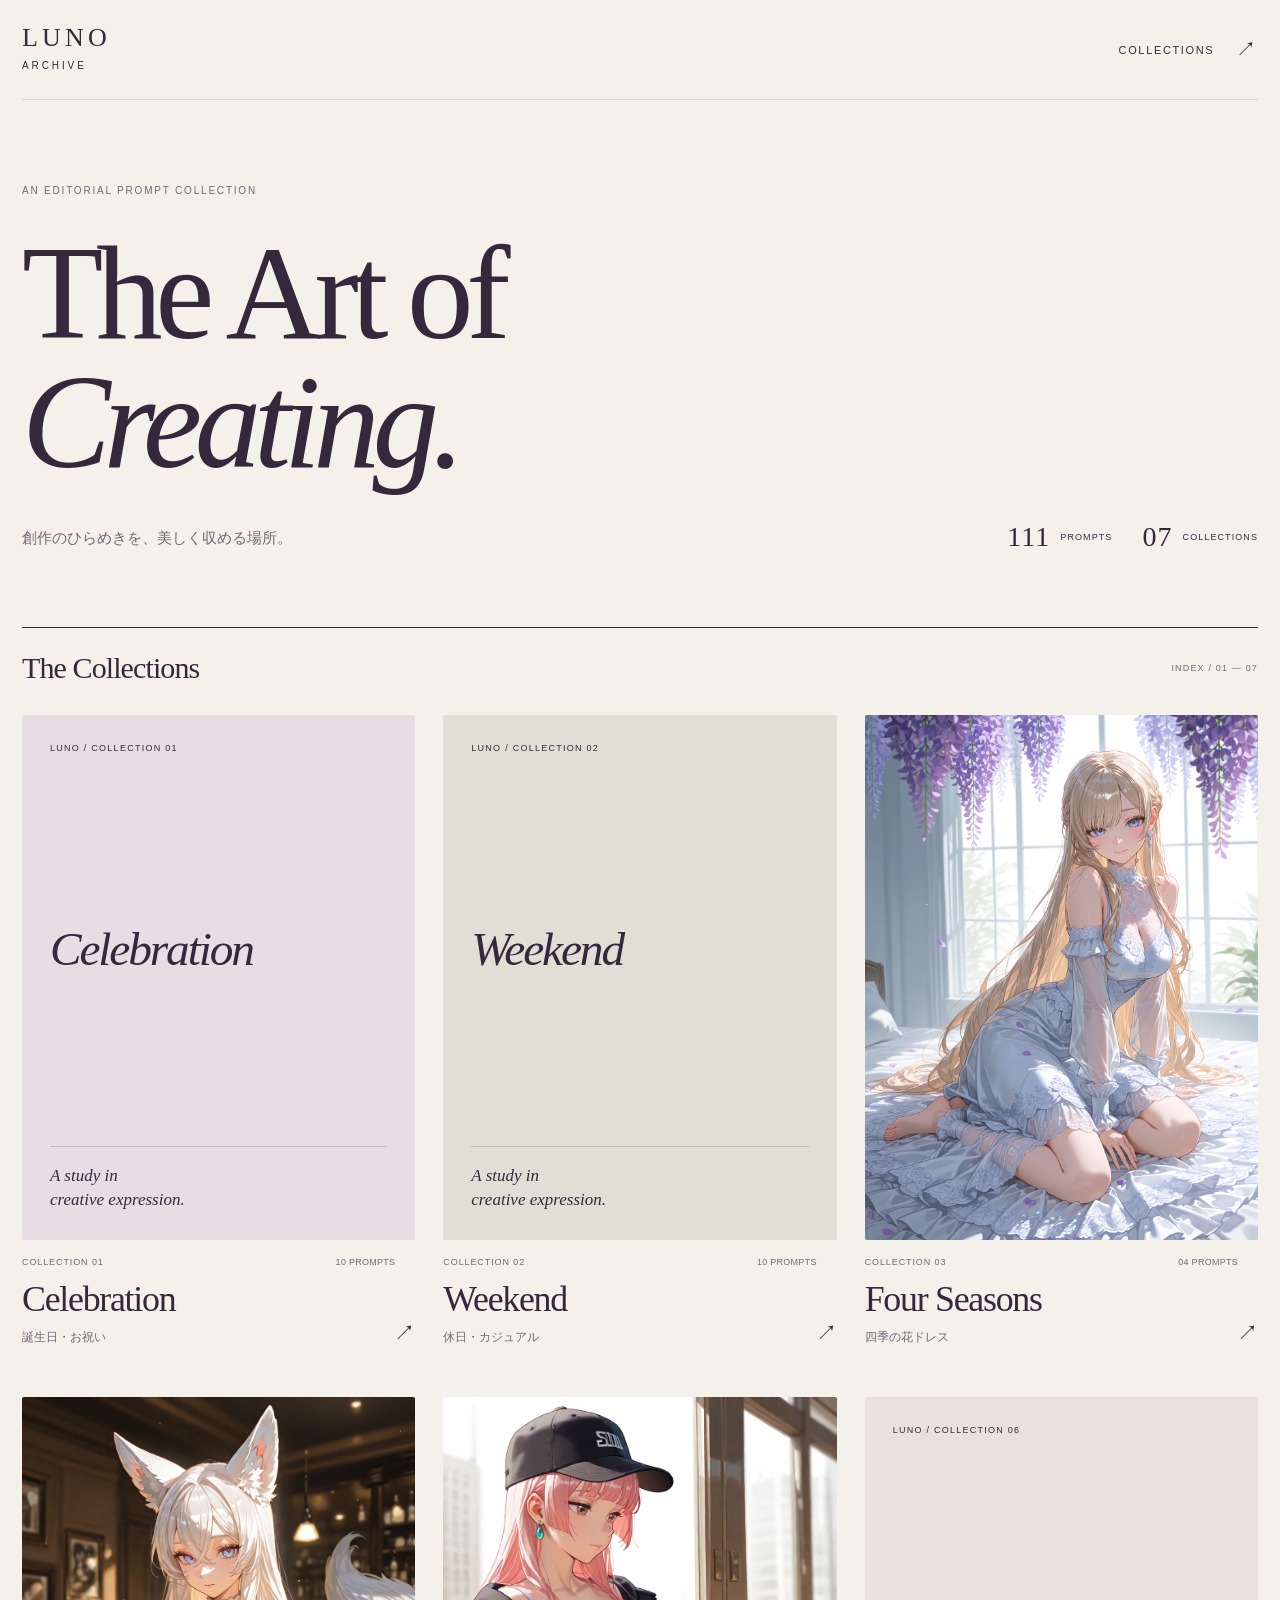
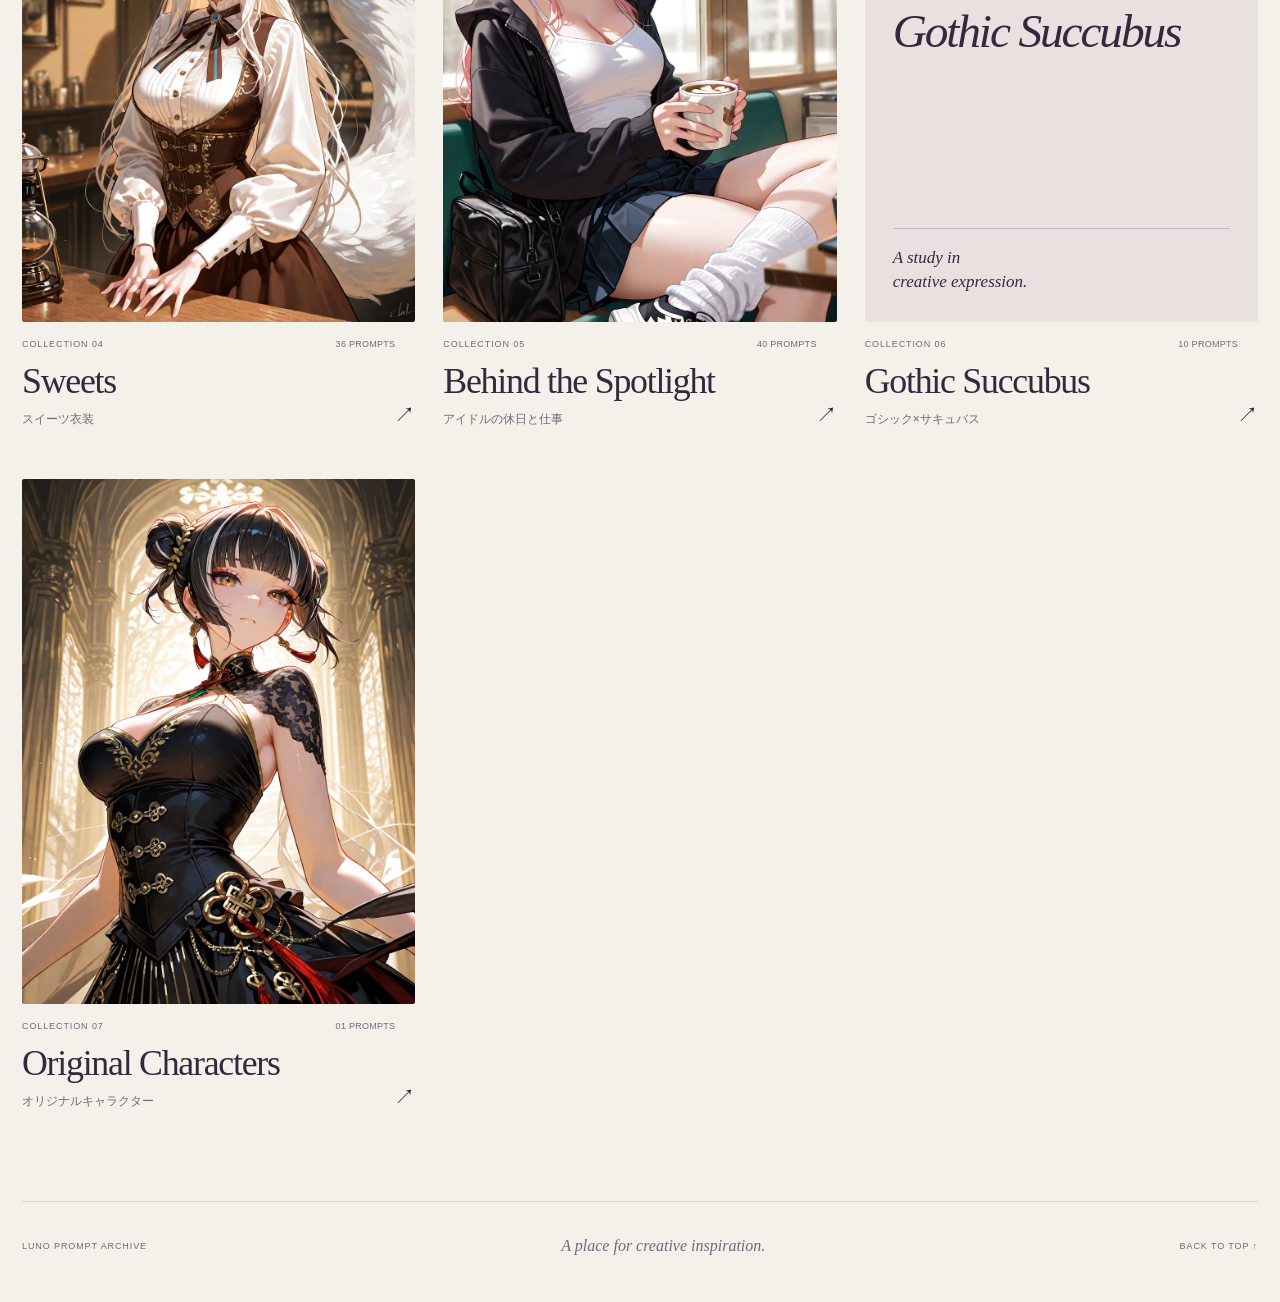
<file: index.html>
<!doctype html>
<html lang="ja"><head><meta charset="utf-8"><meta name="viewport" content="width=device-width,initial-scale=1,viewport-fit=cover"><meta name="theme-color" content="#F4F0EA"><meta name="description" content="創作のひらめきを、美しく収める場所。Lunoの画像生成プロンプトコレクション。"><title>The Art of Creating. | Luno Prompt Archive</title><link rel="stylesheet" href="style.css?v=20261109-editorial"></head>
<body id="top"><main class="shell"><header class="site-head"><a class="brand" href="index.html" aria-label="Luno Prompt Archive トップ"><span>LUNO</span><span class="brand-sub">ARCHIVE</span></a><a class="head-link" href="index.html#collections">COLLECTIONS <span aria-hidden="true">↗</span></a></header>
<section class="hero"><span class="eyebrow">AN EDITORIAL PROMPT COLLECTION</span><h1 lang="en">The Art of<br><em>Creating.</em></h1><div class="hero-bottom"><p>創作のひらめきを、<br class="mobile-break">美しく収める場所。</p><div class="stats"><span><b>111</b> PROMPTS</span><span><b>07</b> COLLECTIONS</span></div></div></section>
<section id="collections" aria-labelledby="collections-title"><div class="section-heading"><h2 id="collections-title">The Collections</h2><span>INDEX / 01 — 07</span></div><div class="collection-grid"><a class="collection-card" href="birthday.html"><div class="visual art-birthday"><div class="collection-type"><span class="type-overline">LUNO / COLLECTION 01</span><span class="type-title">Celebration</span><span class="type-foot">A study in<br>creative expression.</span></div></div><div class="meta"><span class="num">COLLECTION 01<span>10 PROMPTS</span></span><h2>Celebration</h2><p>誕生日・お祝い</p><span class="card-arrow" aria-hidden="true">↗</span></div></a><a class="collection-card" href="weekend.html"><div class="visual art-weekend"><div class="collection-type"><span class="type-overline">LUNO / COLLECTION 02</span><span class="type-title">Weekend</span><span class="type-foot">A study in<br>creative expression.</span></div></div><div class="meta"><span class="num">COLLECTION 02<span>10 PROMPTS</span></span><h2>Weekend</h2><p>休日・カジュアル</p><span class="card-arrow" aria-hidden="true">↗</span></div></a><a class="collection-card" href="seasons.html"><div class="visual art-seasons"><img src="images/season_01_female.jpg" alt="四季の花ドレスのサンプル" loading="lazy" decoding="async"></div><div class="meta"><span class="num">COLLECTION 03<span>04 PROMPTS</span></span><h2>Four Seasons</h2><p>四季の花ドレス</p><span class="card-arrow" aria-hidden="true">↗</span></div></a><a class="collection-card" href="sweets.html"><div class="visual art-sweets"><img src="images/sweet_01_female.jpg" alt="スイーツ衣装のサンプル" loading="lazy" decoding="async"></div><div class="meta"><span class="num">COLLECTION 04<span>36 PROMPTS</span></span><h2>Sweets</h2><p>スイーツ衣装</p><span class="card-arrow" aria-hidden="true">↗</span></div></a><a class="collection-card" href="idol.html"><div class="visual art-idol"><img src="images/idol_01_female.jpg" alt="アイドルの休日と仕事のサンプル" loading="lazy" decoding="async"></div><div class="meta"><span class="num">COLLECTION 05<span>40 PROMPTS</span></span><h2>Behind the Spotlight</h2><p>アイドルの休日と仕事</p><span class="card-arrow" aria-hidden="true">↗</span></div></a><a class="collection-card" href="gothic.html"><div class="visual art-gothic"><div class="collection-type"><span class="type-overline">LUNO / COLLECTION 06</span><span class="type-title">Gothic Succubus</span><span class="type-foot">A study in<br>creative expression.</span></div></div><div class="meta"><span class="num">COLLECTION 06<span>10 PROMPTS</span></span><h2>Gothic Succubus</h2><p>ゴシック×サキュバス</p><span class="card-arrow" aria-hidden="true">↗</span></div></a><a class="collection-card" href="original.html"><div class="visual art-original"><img src="images/original_01_female.jpg" alt="オリジナルキャラクターのサンプル" loading="lazy" decoding="async"></div><div class="meta"><span class="num">COLLECTION 07<span>01 PROMPTS</span></span><h2>Original Characters</h2><p>オリジナルキャラクター</p><span class="card-arrow" aria-hidden="true">↗</span></div></a></div></section><footer class="footer"><a href="index.html">LUNO PROMPT ARCHIVE</a><span>A place for creative inspiration.</span><a href="#top">BACK TO TOP ↑</a></footer></main></body></html>
</file>
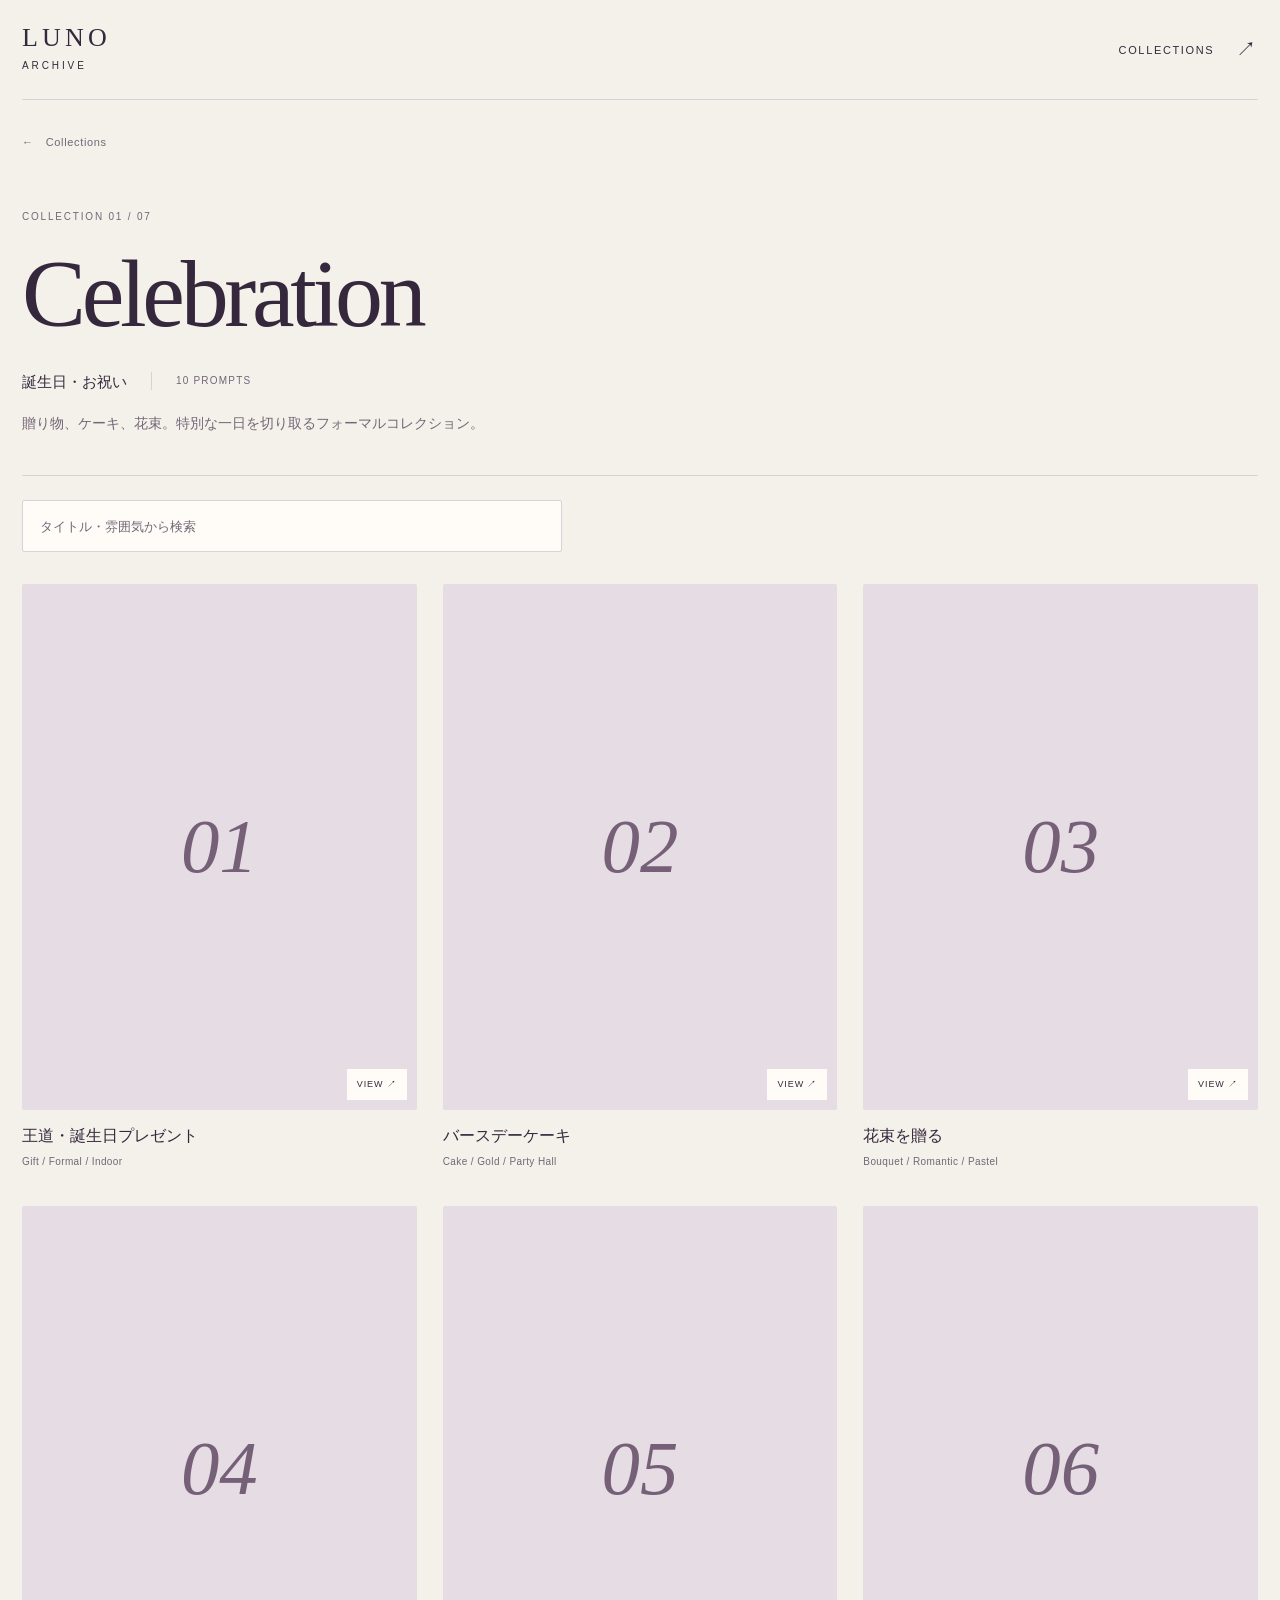
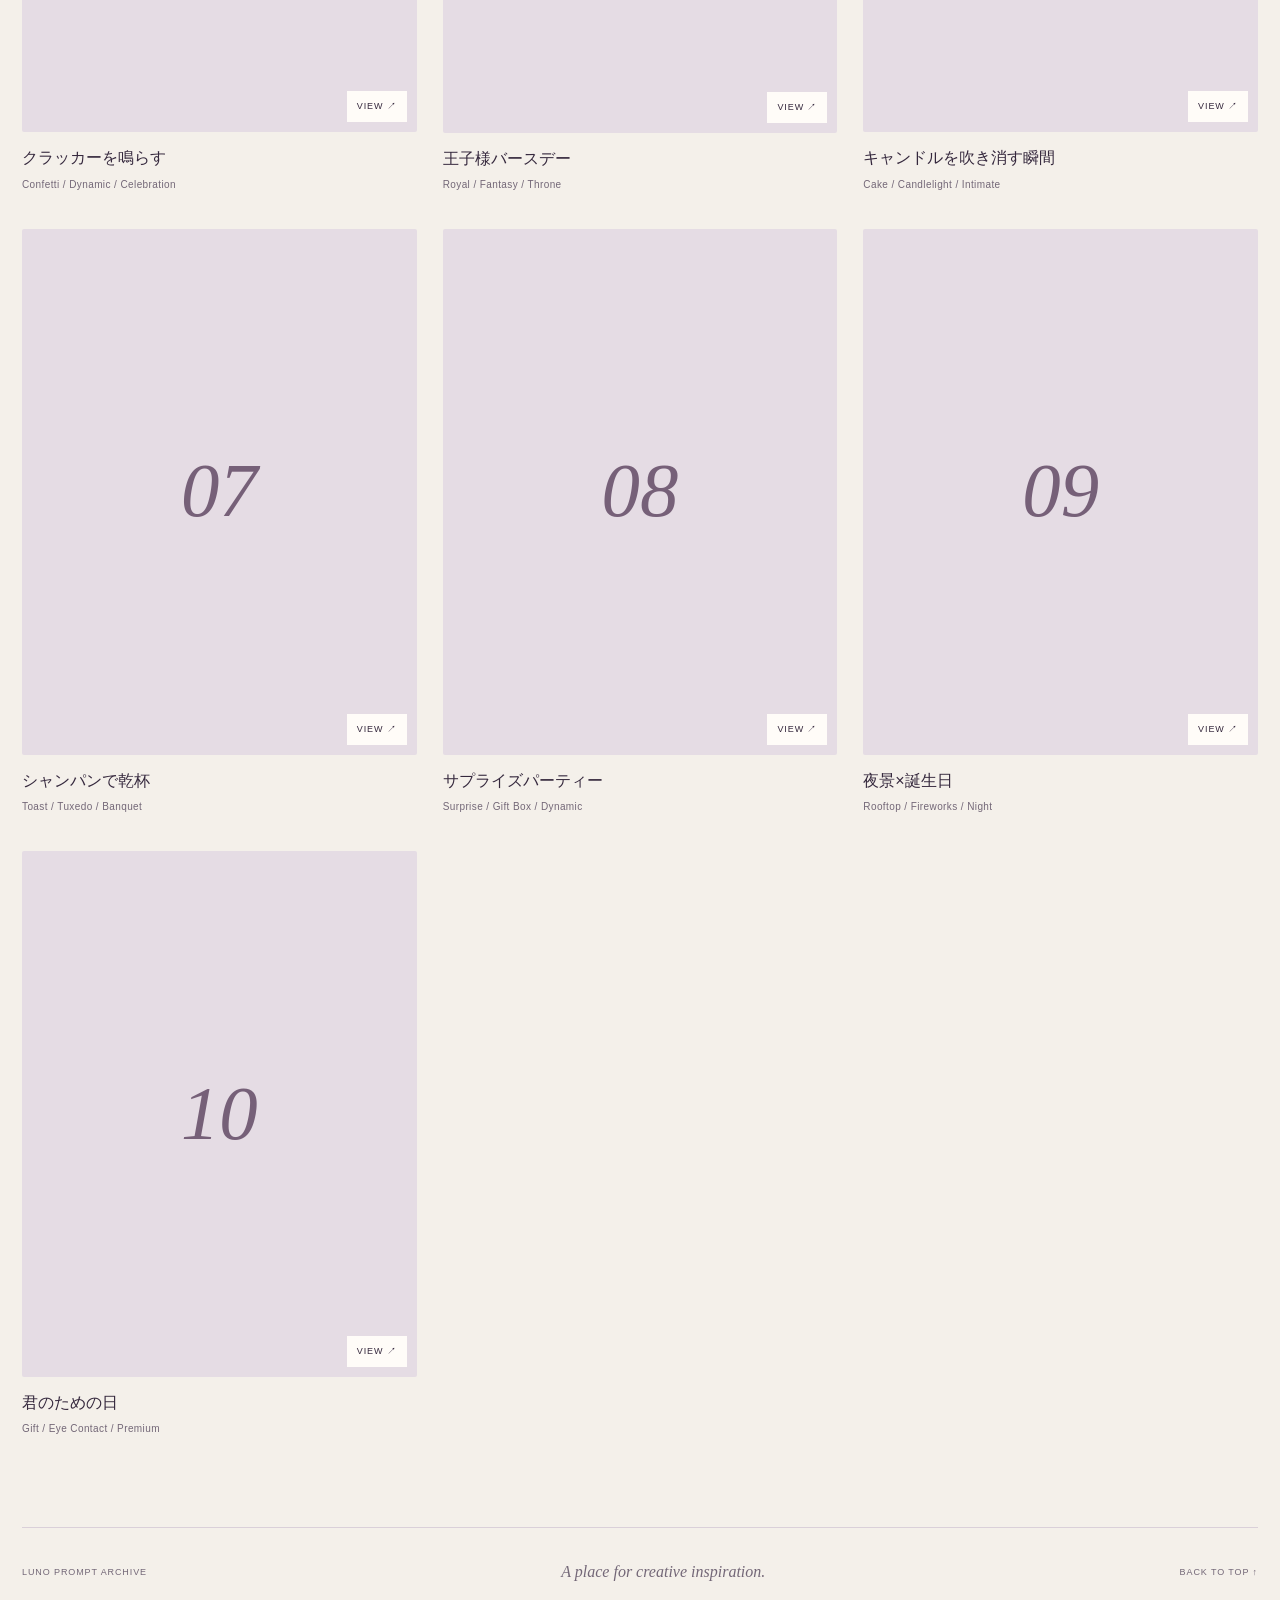
<file: birthday.html>
<!doctype html>
<html lang="ja">
<head>
<meta charset="utf-8">
<meta name="viewport" content="width=device-width,initial-scale=1,viewport-fit=cover">
<meta name="theme-color" content="#F4F0EA">
<title>Celebration｜誕生日・お祝い | Luno</title>
<link rel="stylesheet" href="style.css?v=20261109-editorial">
</head>
<body id="top">
<main class="shell">
<header class="site-head"><a class="brand" href="index.html" aria-label="Luno Prompt Archive トップ"><span>LUNO</span><span class="brand-sub">ARCHIVE</span></a><a class="head-link" href="index.html#collections">COLLECTIONS <span aria-hidden="true">↗</span></a></header>

<a class="back" href="index.html">Collections</a>
<section class="collection-hero"><span class="eyebrow">COLLECTION 01 / 07</span><h1 lang="en">Celebration</h1><div class="collection-caption">誕生日・お祝い<span>10 PROMPTS</span></div><p>贈り物、ケーキ、花束。特別な一日を切り取るフォーマルコレクション。</p></section>
<div class="toolbar"><input class="search" aria-label="プロンプトを検索" type="search" placeholder="タイトル・雰囲気から検索" oninput="filterTiles(this)"></div>
<section class="gallery" aria-label="プロンプト一覧"><button class="prompt-tile" data-search="王道・誕生日プレゼント Gift / Formal / Indoor luxurious white formal suit with elegant gold embroidery, satin ribbon accents, holding a beautifully wrapped birthday gift box tied with a large ribbon toward the viewer, warm gentle smile, colorful balloons, birthday decorations, confetti, flower petals, sparkling lights, elegant indoor party venue, festive atmosphere, upper body, eye contact" data-prompt="{&quot;title&quot;: &quot;王道・誕生日プレゼント&quot;, &quot;tag&quot;: &quot;Gift / Formal / Indoor&quot;, &quot;prompt&quot;: &quot;luxurious white formal suit with elegant gold embroidery, satin ribbon accents, holding a beautifully wrapped birthday gift box tied with a large ribbon toward the viewer, warm gentle smile, colorful balloons, birthday decorations, confetti, flower petals, sparkling lights, elegant indoor party venue, festive atmosphere, upper body, eye contact&quot;}" onclick="openPrompt(this)">
      <div class="tile-visual"><div class="placeholder birthday-bg"><span>01</span></div></div>
      <div class="tile-title">王道・誕生日プレゼント</div>
      <div class="tile-tag">Gift / Formal / Indoor</div>
    </button><button class="prompt-tile" data-search="バースデーケーキ Cake / Gold / Party Hall elegant black and gold formal suit, standing beside a luxurious multi-tier birthday cake decorated with flowers and candles, one hand holding a cake knife, soft smile, birthday balloons, ribbons, confetti, warm golden lighting, luxurious party hall, cinematic composition" data-prompt="{&quot;title&quot;: &quot;バースデーケーキ&quot;, &quot;tag&quot;: &quot;Cake / Gold / Party Hall&quot;, &quot;prompt&quot;: &quot;elegant black and gold formal suit, standing beside a luxurious multi-tier birthday cake decorated with flowers and candles, one hand holding a cake knife, soft smile, birthday balloons, ribbons, confetti, warm golden lighting, luxurious party hall, cinematic composition&quot;}" onclick="openPrompt(this)">
      <div class="tile-visual"><div class="placeholder birthday-bg"><span>02</span></div></div>
      <div class="tile-title">バースデーケーキ</div>
      <div class="tile-tag">Cake / Gold / Party Hall</div>
    </button><button class="prompt-tile" data-search="花束を贈る Bouquet / Romantic / Pastel premium white tuxedo with gold embroidery, holding a large bouquet toward the viewer, birthday decorations, elegant floral arch, pastel balloons, ribbons, soft golden lighting, confetti gently falling, romantic celebration atmosphere, upper body" data-prompt="{&quot;title&quot;: &quot;花束を贈る&quot;, &quot;tag&quot;: &quot;Bouquet / Romantic / Pastel&quot;, &quot;prompt&quot;: &quot;premium white tuxedo with gold embroidery, holding a large bouquet toward the viewer, birthday decorations, elegant floral arch, pastel balloons, ribbons, soft golden lighting, confetti gently falling, romantic celebration atmosphere, upper body&quot;}" onclick="openPrompt(this)">
      <div class="tile-visual"><div class="placeholder birthday-bg"><span>03</span></div></div>
      <div class="tile-title">花束を贈る</div>
      <div class="tile-tag">Bouquet / Romantic / Pastel</div>
    </button><button class="prompt-tile" data-search="クラッカーを鳴らす Confetti / Dynamic / Celebration stylish formal suit with ribbon accessories, popping a party popper, colorful confetti exploding through the air, birthday balloons, streamers, sparkling lights, joyful expression, luxurious celebration room, dynamic composition" data-prompt="{&quot;title&quot;: &quot;クラッカーを鳴らす&quot;, &quot;tag&quot;: &quot;Confetti / Dynamic / Celebration&quot;, &quot;prompt&quot;: &quot;stylish formal suit with ribbon accessories, popping a party popper, colorful confetti exploding through the air, birthday balloons, streamers, sparkling lights, joyful expression, luxurious celebration room, dynamic composition&quot;}" onclick="openPrompt(this)">
      <div class="tile-visual"><div class="placeholder birthday-bg"><span>04</span></div></div>
      <div class="tile-title">クラッカーを鳴らす</div>
      <div class="tile-tag">Confetti / Dynamic / Celebration</div>
    </button><button class="prompt-tile" data-search="王子様バースデー Royal / Fantasy / Throne royal-inspired ceremonial outfit, white cape with gold embroidery, decorative medals, luxurious throne decorated with birthday balloons and flowers, birthday cake nearby, elegant smile, flower petals, golden confetti, fantasy celebration atmosphere" data-prompt="{&quot;title&quot;: &quot;王子様バースデー&quot;, &quot;tag&quot;: &quot;Royal / Fantasy / Throne&quot;, &quot;prompt&quot;: &quot;royal-inspired ceremonial outfit, white cape with gold embroidery, decorative medals, luxurious throne decorated with birthday balloons and flowers, birthday cake nearby, elegant smile, flower petals, golden confetti, fantasy celebration atmosphere&quot;}" onclick="openPrompt(this)">
      <div class="tile-visual"><div class="placeholder birthday-bg"><span>05</span></div></div>
      <div class="tile-title">王子様バースデー</div>
      <div class="tile-tag">Royal / Fantasy / Throne</div>
    </button><button class="prompt-tile" data-search="キャンドルを吹き消す瞬間 Cake / Candlelight / Intimate elegant birthday party outfit, leaning slightly over a beautifully decorated birthday cake, candles glowing warmly, soft smile while about to blow out the candles, cozy luxurious room, balloons, ribbons, flower decorations, cinematic lighting" data-prompt="{&quot;title&quot;: &quot;キャンドルを吹き消す瞬間&quot;, &quot;tag&quot;: &quot;Cake / Candlelight / Intimate&quot;, &quot;prompt&quot;: &quot;elegant birthday party outfit, leaning slightly over a beautifully decorated birthday cake, candles glowing warmly, soft smile while about to blow out the candles, cozy luxurious room, balloons, ribbons, flower decorations, cinematic lighting&quot;}" onclick="openPrompt(this)">
      <div class="tile-visual"><div class="placeholder birthday-bg"><span>06</span></div></div>
      <div class="tile-title">キャンドルを吹き消す瞬間</div>
      <div class="tile-tag">Cake / Candlelight / Intimate</div>
    </button><button class="prompt-tile" data-search="シャンパンで乾杯 Toast / Tuxedo / Banquet luxurious black tuxedo with gold embroidery, holding a champagne glass raised in celebration toward the viewer, birthday decorations, crystal chandelier, elegant banquet hall, balloons, ribbons, sparkling lights, cinematic composition" data-prompt="{&quot;title&quot;: &quot;シャンパンで乾杯&quot;, &quot;tag&quot;: &quot;Toast / Tuxedo / Banquet&quot;, &quot;prompt&quot;: &quot;luxurious black tuxedo with gold embroidery, holding a champagne glass raised in celebration toward the viewer, birthday decorations, crystal chandelier, elegant banquet hall, balloons, ribbons, sparkling lights, cinematic composition&quot;}" onclick="openPrompt(this)">
      <div class="tile-visual"><div class="placeholder birthday-bg"><span>07</span></div></div>
      <div class="tile-title">シャンパンで乾杯</div>
      <div class="tile-tag">Toast / Tuxedo / Banquet</div>
    </button><button class="prompt-tile" data-search="サプライズパーティー Surprise / Gift Box / Dynamic stylish formal attire, opening a large gift box with colorful balloons floating out, confetti shower, birthday banners, ribbons, sparkling decorations, joyful atmosphere, warm lighting, dynamic perspective" data-prompt="{&quot;title&quot;: &quot;サプライズパーティー&quot;, &quot;tag&quot;: &quot;Surprise / Gift Box / Dynamic&quot;, &quot;prompt&quot;: &quot;stylish formal attire, opening a large gift box with colorful balloons floating out, confetti shower, birthday banners, ribbons, sparkling decorations, joyful atmosphere, warm lighting, dynamic perspective&quot;}" onclick="openPrompt(this)">
      <div class="tile-visual"><div class="placeholder birthday-bg"><span>08</span></div></div>
      <div class="tile-title">サプライズパーティー</div>
      <div class="tile-tag">Surprise / Gift Box / Dynamic</div>
    </button><button class="prompt-tile" data-search="夜景×誕生日 Rooftop / Fireworks / Night elegant formal suit, standing on a rooftop at night, holding a birthday cake with glowing candles, fireworks filling the sky, city lights in the background, flower petals, luxurious romantic atmosphere, cinematic composition" data-prompt="{&quot;title&quot;: &quot;夜景×誕生日&quot;, &quot;tag&quot;: &quot;Rooftop / Fireworks / Night&quot;, &quot;prompt&quot;: &quot;elegant formal suit, standing on a rooftop at night, holding a birthday cake with glowing candles, fireworks filling the sky, city lights in the background, flower petals, luxurious romantic atmosphere, cinematic composition&quot;}" onclick="openPrompt(this)">
      <div class="tile-visual"><div class="placeholder birthday-bg"><span>09</span></div></div>
      <div class="tile-title">夜景×誕生日</div>
      <div class="tile-tag">Rooftop / Fireworks / Night</div>
    </button><button class="prompt-tile" data-search="君のための日 Gift / Eye Contact / Premium luxurious white and gold ceremonial suit, extending one hand toward the viewer while holding a birthday gift in the other, soft smile, elegant birthday decorations, balloons, ribbons, confetti, glowing fairy lights, premium celebration atmosphere, upper body, eye contact" data-prompt="{&quot;title&quot;: &quot;君のための日&quot;, &quot;tag&quot;: &quot;Gift / Eye Contact / Premium&quot;, &quot;prompt&quot;: &quot;luxurious white and gold ceremonial suit, extending one hand toward the viewer while holding a birthday gift in the other, soft smile, elegant birthday decorations, balloons, ribbons, confetti, glowing fairy lights, premium celebration atmosphere, upper body, eye contact&quot;}" onclick="openPrompt(this)">
      <div class="tile-visual"><div class="placeholder birthday-bg"><span>10</span></div></div>
      <div class="tile-title">君のための日</div>
      <div class="tile-tag">Gift / Eye Contact / Premium</div>
    </button></section>
<div class="empty" id="emptyState" role="status">該当するプロンプトがありません。</div>

<footer class="footer"><a href="index.html">LUNO PROMPT ARCHIVE</a><span>A place for creative inspiration.</span><a href="#top">BACK TO TOP ↑</a></footer>
</main>

<div class="modal" id="promptModal" aria-hidden="true">
  <div class="modal-backdrop" onclick="closePrompt()"></div>
  <section class="modal-sheet" role="dialog" aria-modal="true" aria-labelledby="modalTitle" tabindex="-1">
    <div class="modal-grip"></div>
    <button class="modal-close" onclick="closePrompt()" aria-label="閉じる">×</button>
    <div class="modal-image-wrap"><img class="modal-image" id="modalImage" alt=""></div>
    <div class="modal-sub" id="modalSub"></div>
    <h2 id="modalTitle"></h2>
    <div class="gender-tabs" id="genderTabs"></div>
    <div class="prompt-box" id="promptText"></div>
    <button class="copy" id="copyButton" onclick="copyPrompt()">Promptをコピー</button>
  </section>
</div>

<script src="app.js?v=20261109-editorial"></script>
</body>
</html>
</file>
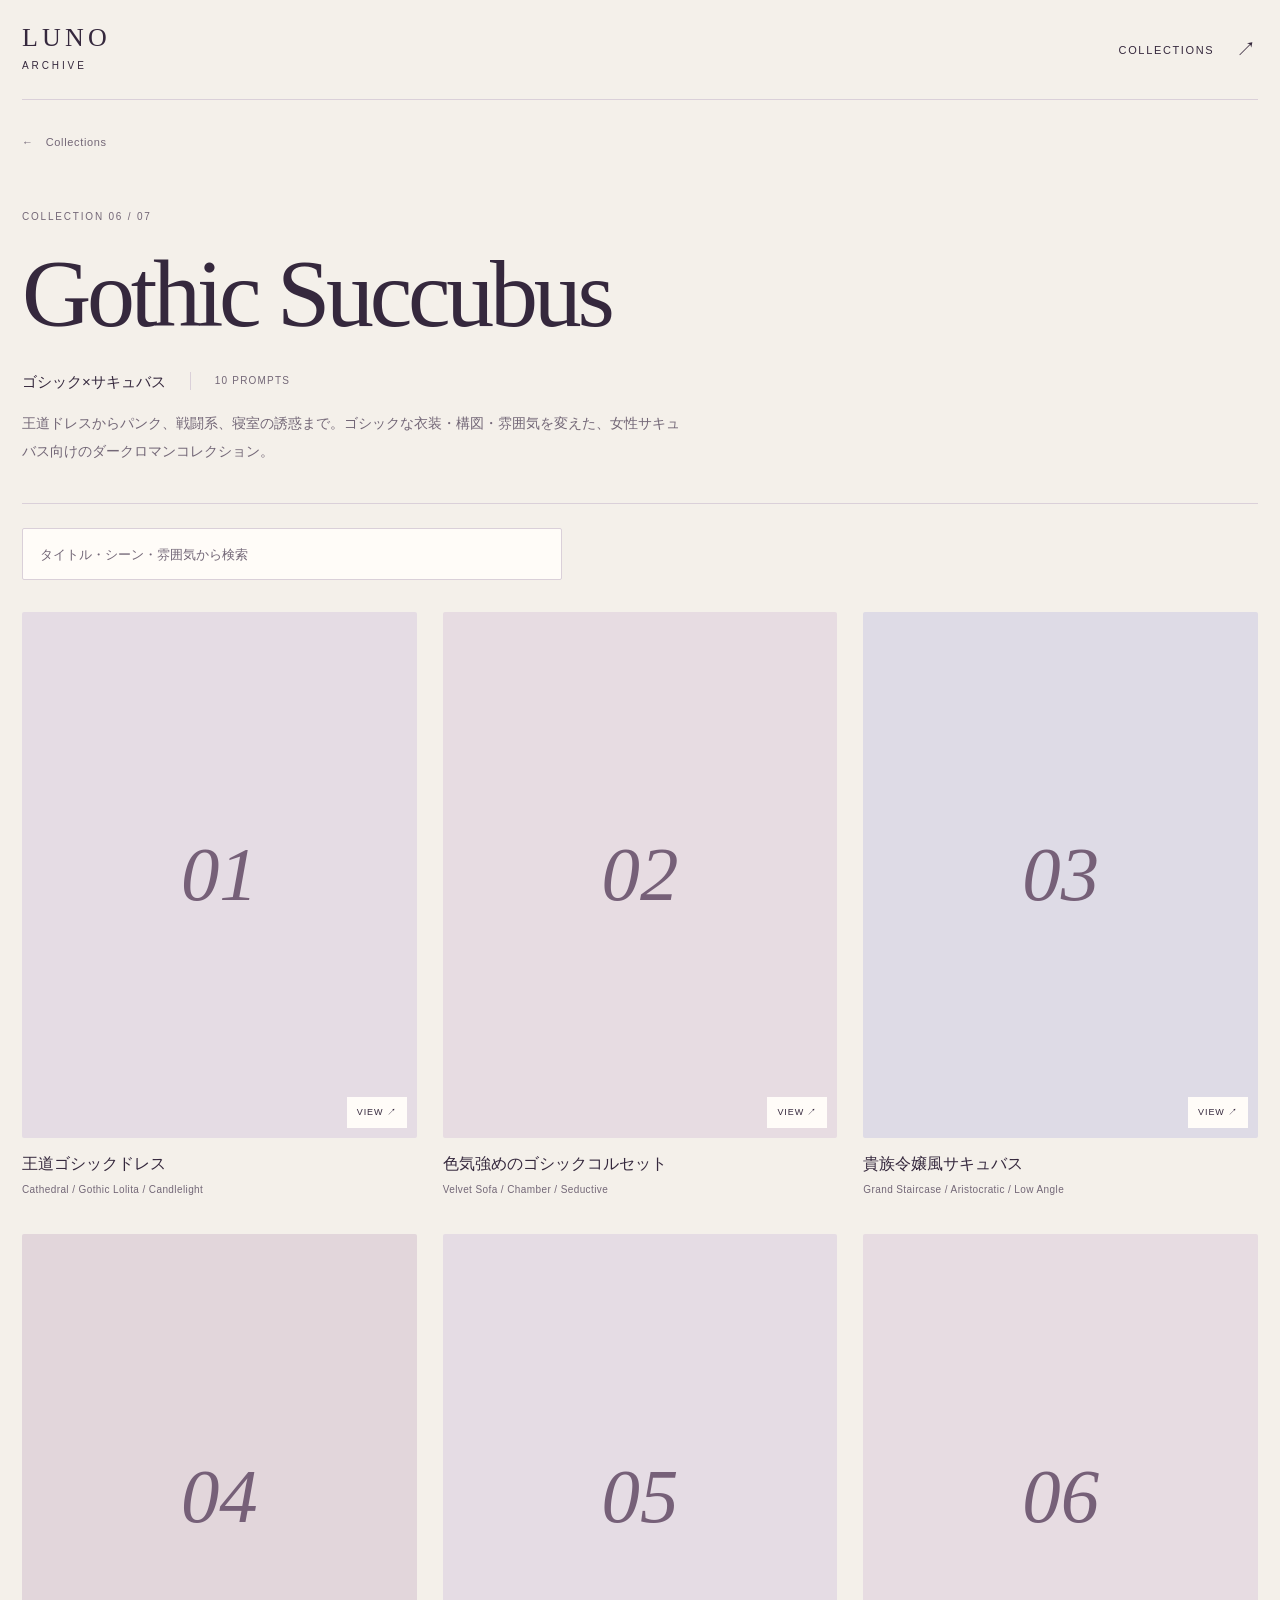
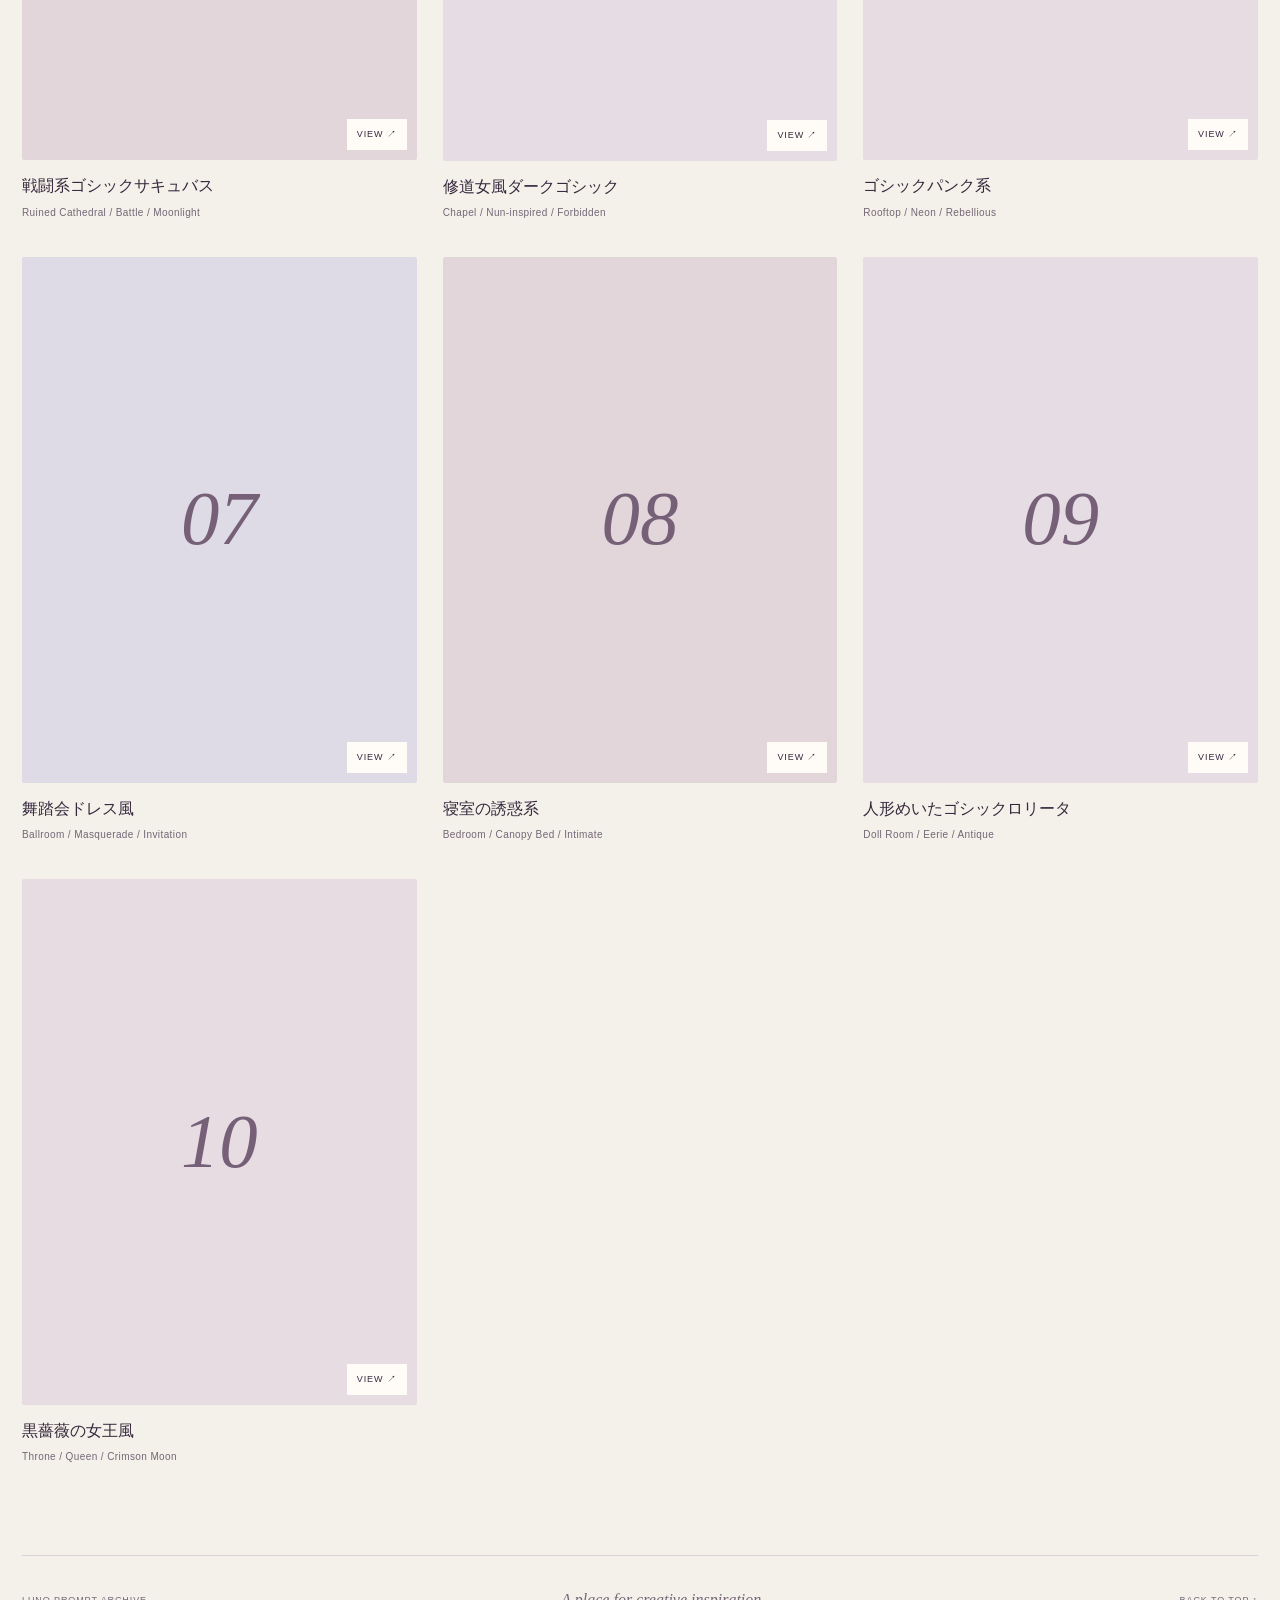
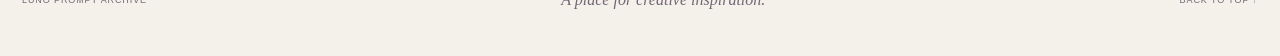
<file: gothic.html>
<!DOCTYPE html>
<html lang="ja">
<head>
<meta charset="utf-8"/>
<meta content="width=device-width,initial-scale=1,viewport-fit=cover" name="viewport"/>
<meta content="#F4F0EA" name="theme-color"/>
<title>Gothic Succubus｜ゴシック×サキュバス | Luno</title>
<link href="style.css?v=20261109-editorial" rel="stylesheet"/>
</head>
<body id="top">
<main class="shell">
<header class="site-head"><a class="brand" href="index.html" aria-label="Luno Prompt Archive トップ"><span>LUNO</span><span class="brand-sub">ARCHIVE</span></a><a class="head-link" href="index.html#collections">COLLECTIONS <span aria-hidden="true">↗</span></a></header>
<a class="back" href="index.html">Collections</a>
<section class="collection-hero">
<span class="eyebrow">COLLECTION 06 / 07</span><h1 lang="en">Gothic Succubus</h1><div class="collection-caption">ゴシック×サキュバス<span>10 PROMPTS</span></div>
<p>王道ドレスからパンク、戦闘系、寝室の誘惑まで。ゴシックな衣装・構図・雰囲気を変えた、女性サキュバス向けのダークロマンコレクション。</p>
</section>
<div class="toolbar">
<input class="search" aria-label="プロンプトを検索" oninput="filterTiles(this)" placeholder="タイトル・シーン・雰囲気から検索" type="search"/>
</div>
<section class="gallery" aria-label="プロンプト一覧"><button class="prompt-tile" data-prompt='{"title": "王道ゴシックドレス", "tag": "Cathedral / Gothic Lolita / Candlelight", "prompt": "elegant gothic lolita dress, black lace layered dress, fitted corset, off-shoulder neckline, sheer lace sleeves, ruffled skirt, thigh-high stockings with garter straps, ornate choker, black high heels, curved demon horns, small bat wings, long slender demon tail, standing in a dark gothic cathedral, one hand resting against her chest, the other lightly holding her skirt, seductive calm smile, candlelight, stained glass shadows, dark romantic atmosphere, full body, dynamic composition", "qualityTags": "masterpiece, best quality, ultra detailed, high resolution, clean line art, smooth crisp lines, polished digital illustration, sharp focus, detailed fabric texture, intricate lace details, cinematic lighting, accurate anatomy, elegant hands", "negativeTags": "lowres, blurry, noisy image, rough sketch, jagged lines, bad anatomy, bad hands, extra fingers, missing fingers, fused fingers, extra limbs, malformed wings, asymmetrical horns, cropped feet, stiff pose, flat lighting, poorly drawn lace"}' data-search="王道ゴシックドレス Cathedral / Gothic Lolita / Candlelight elegant gothic lolita dress, black lace layered dress, fitted corset, off-shoulder neckline, sheer lace sleeves, ruffled skirt, thigh-high stockings with garter straps, ornate choker, black high heels, curved demon horns, small bat wings, long slender demon tail, standing in a dark gothic cathedral, one hand resting against her chest, the other lightly holding her skirt, seductive calm smile, candlelight, stained glass shadows, dark romantic atmosphere, full body, dynamic composition ゴシック サキュバス" onclick="openPrompt(this)"><div class="tile-visual"><div class="placeholder gothic-bg"><span>01</span></div></div><div class="tile-title">王道ゴシックドレス</div><div class="tile-tag">Cathedral / Gothic Lolita / Candlelight</div></button><button class="prompt-tile" data-prompt='{"title": "色気強めのゴシックコルセット", "tag": "Velvet Sofa / Chamber / Seductive", "prompt": "sensual gothic corset outfit, black leather corset decorated with lace and silver chains, deep neckline, detached lace sleeves, asymmetrical layered skirt, garter belt, sheer thigh-high stockings, pointed high heels, ornate horn accessories, large bat wings spread behind her, demon tail curling around one thigh, sitting sideways on an antique velvet sofa, legs crossed, leaning back gracefully, looking directly at viewer, teasing expression, dim red candlelight, luxurious gothic chamber, full body", "qualityTags": "masterpiece, best quality, ultra detailed, high resolution, clean line art, smooth crisp lines, polished digital illustration, sharp focus, detailed fabric texture, intricate lace details, cinematic lighting, accurate anatomy, elegant hands", "negativeTags": "lowres, blurry, noisy image, rough sketch, jagged lines, bad anatomy, bad hands, extra fingers, missing fingers, fused fingers, extra limbs, malformed wings, asymmetrical horns, cropped feet, stiff pose, flat lighting, poorly drawn lace"}' data-search="色気強めのゴシックコルセット Velvet Sofa / Chamber / Seductive sensual gothic corset outfit, black leather corset decorated with lace and silver chains, deep neckline, detached lace sleeves, asymmetrical layered skirt, garter belt, sheer thigh-high stockings, pointed high heels, ornate horn accessories, large bat wings spread behind her, demon tail curling around one thigh, sitting sideways on an antique velvet sofa, legs crossed, leaning back gracefully, looking directly at viewer, teasing expression, dim red candlelight, luxurious gothic chamber, full body ゴシック サキュバス" onclick="openPrompt(this)"><div class="tile-visual"><div class="placeholder gothic-bg-1"><span>02</span></div></div><div class="tile-title">色気強めのゴシックコルセット</div><div class="tile-tag">Velvet Sofa / Chamber / Seductive</div></button><button class="prompt-tile" data-prompt='{"title": "貴族令嬢風サキュバス", "tag": "Grand Staircase / Aristocratic / Low Angle", "prompt": "aristocratic gothic gown, long black velvet dress with burgundy lining, high lace collar, fitted waist corset, puffed shoulders, long gloves, jeweled brooch, elegant layered train, polished black heels, elaborate curved horns, folded bat wings, slender demon tail, standing at the top of a grand staircase, holding a black lace fan near her lips, looking down at viewer, cold seductive expression, gothic mansion interior, chandelier lighting, dramatic low angle, full body", "qualityTags": "masterpiece, best quality, ultra detailed, high resolution, clean line art, smooth crisp lines, polished digital illustration, sharp focus, detailed fabric texture, intricate lace details, cinematic lighting, accurate anatomy, elegant hands", "negativeTags": "lowres, blurry, noisy image, rough sketch, jagged lines, bad anatomy, bad hands, extra fingers, missing fingers, fused fingers, extra limbs, malformed wings, asymmetrical horns, cropped feet, stiff pose, flat lighting, poorly drawn lace"}' data-search="貴族令嬢風サキュバス Grand Staircase / Aristocratic / Low Angle aristocratic gothic gown, long black velvet dress with burgundy lining, high lace collar, fitted waist corset, puffed shoulders, long gloves, jeweled brooch, elegant layered train, polished black heels, elaborate curved horns, folded bat wings, slender demon tail, standing at the top of a grand staircase, holding a black lace fan near her lips, looking down at viewer, cold seductive expression, gothic mansion interior, chandelier lighting, dramatic low angle, full body ゴシック サキュバス" onclick="openPrompt(this)"><div class="tile-visual"><div class="placeholder gothic-bg-2"><span>03</span></div></div><div class="tile-title">貴族令嬢風サキュバス</div><div class="tile-tag">Grand Staircase / Aristocratic / Low Angle</div></button><button class="prompt-tile" data-prompt='{"title": "戦闘系ゴシックサキュバス", "tag": "Ruined Cathedral / Battle / Moonlight", "prompt": "gothic battle dress, armored black corset, lace and leather bodice, short layered skirt with long torn back panels, thigh straps, armored high boots, fingerless gloves, silver chains and dark gemstone accessories, sharp demon horns, large bat wings, pointed demon tail, holding an ornate black spear, standing in a ruined cathedral, skirt and hair flowing in the wind, confident battle stance, dangerous smile, moonlight through broken stained glass, dark fantasy atmosphere, full body, dynamic action composition", "qualityTags": "masterpiece, best quality, ultra detailed, high resolution, clean line art, smooth crisp lines, polished digital illustration, sharp focus, detailed fabric texture, intricate lace details, cinematic lighting, accurate anatomy, elegant hands", "negativeTags": "lowres, blurry, noisy image, rough sketch, jagged lines, bad anatomy, bad hands, extra fingers, missing fingers, fused fingers, extra limbs, malformed wings, asymmetrical horns, cropped feet, stiff pose, flat lighting, poorly drawn lace"}' data-search="戦闘系ゴシックサキュバス Ruined Cathedral / Battle / Moonlight gothic battle dress, armored black corset, lace and leather bodice, short layered skirt with long torn back panels, thigh straps, armored high boots, fingerless gloves, silver chains and dark gemstone accessories, sharp demon horns, large bat wings, pointed demon tail, holding an ornate black spear, standing in a ruined cathedral, skirt and hair flowing in the wind, confident battle stance, dangerous smile, moonlight through broken stained glass, dark fantasy atmosphere, full body, dynamic action composition ゴシック サキュバス" onclick="openPrompt(this)"><div class="tile-visual"><div class="placeholder gothic-bg-3"><span>04</span></div></div><div class="tile-title">戦闘系ゴシックサキュバス</div><div class="tile-tag">Ruined Cathedral / Battle / Moonlight</div></button><button class="prompt-tile" data-prompt='{"title": "修道女風ダークゴシック", "tag": "Chapel / Nun-inspired / Forbidden", "prompt": "dark gothic nun-inspired outfit, fitted black habit dress, lace veil attached around curved demon horns, high collar, corseted waist, long split skirt, sheer stockings, garter straps subtly visible, silver cross-shaped ornaments, long gloves, folded bat wings, demon tail hidden beneath the skirt with only the tip visible, kneeling before an altar, hands loosely clasped, looking up through her lashes, forbidden seductive expression, candlelit gothic chapel, dramatic shadows, full body", "qualityTags": "masterpiece, best quality, ultra detailed, high resolution, clean line art, smooth crisp lines, polished digital illustration, sharp focus, detailed fabric texture, intricate lace details, cinematic lighting, accurate anatomy, elegant hands", "negativeTags": "lowres, blurry, noisy image, rough sketch, jagged lines, bad anatomy, bad hands, extra fingers, missing fingers, fused fingers, extra limbs, malformed wings, asymmetrical horns, cropped feet, stiff pose, flat lighting, poorly drawn lace"}' data-search="修道女風ダークゴシック Chapel / Nun-inspired / Forbidden dark gothic nun-inspired outfit, fitted black habit dress, lace veil attached around curved demon horns, high collar, corseted waist, long split skirt, sheer stockings, garter straps subtly visible, silver cross-shaped ornaments, long gloves, folded bat wings, demon tail hidden beneath the skirt with only the tip visible, kneeling before an altar, hands loosely clasped, looking up through her lashes, forbidden seductive expression, candlelit gothic chapel, dramatic shadows, full body ゴシック サキュバス" onclick="openPrompt(this)"><div class="tile-visual"><div class="placeholder gothic-bg"><span>05</span></div></div><div class="tile-title">修道女風ダークゴシック</div><div class="tile-tag">Chapel / Nun-inspired / Forbidden</div></button><button class="prompt-tile" data-prompt='{"title": "ゴシックパンク系", "tag": "Rooftop / Neon / Rebellious", "prompt": "gothic punk outfit, cropped black corset top, torn lace sleeves, pleated mini skirt with belts and chains, fishnet stockings, thigh garters, platform boots, spiked choker, multiple silver accessories, asymmetrical horn decorations, small bat wings, long demon tail, sitting on the edge of a rooftop, one knee raised, one hand resting behind her, mischievous grin, neon-lit gothic city at night, red moon, rebellious seductive atmosphere, full body, cinematic angle", "qualityTags": "masterpiece, best quality, ultra detailed, high resolution, clean line art, smooth crisp lines, polished digital illustration, sharp focus, detailed fabric texture, intricate lace details, cinematic lighting, accurate anatomy, elegant hands", "negativeTags": "lowres, blurry, noisy image, rough sketch, jagged lines, bad anatomy, bad hands, extra fingers, missing fingers, fused fingers, extra limbs, malformed wings, asymmetrical horns, cropped feet, stiff pose, flat lighting, poorly drawn lace"}' data-search="ゴシックパンク系 Rooftop / Neon / Rebellious gothic punk outfit, cropped black corset top, torn lace sleeves, pleated mini skirt with belts and chains, fishnet stockings, thigh garters, platform boots, spiked choker, multiple silver accessories, asymmetrical horn decorations, small bat wings, long demon tail, sitting on the edge of a rooftop, one knee raised, one hand resting behind her, mischievous grin, neon-lit gothic city at night, red moon, rebellious seductive atmosphere, full body, cinematic angle ゴシック サキュバス" onclick="openPrompt(this)"><div class="tile-visual"><div class="placeholder gothic-bg-1"><span>06</span></div></div><div class="tile-title">ゴシックパンク系</div><div class="tile-tag">Rooftop / Neon / Rebellious</div></button><button class="prompt-tile" data-prompt='{"title": "舞踏会ドレス風", "tag": "Ballroom / Masquerade / Invitation", "prompt": "luxurious gothic masquerade ball gown, black and deep crimson layered dress, lace-covered corset, dramatic off-shoulder sleeves, long flowing skirt with high slit, ornate black mask held beside her face, gemstone choker, long gloves, elegant heels, polished demon horns, wide bat wings, slender tail curling behind her, standing alone in a grand ballroom, extending one hand toward viewer as if inviting them to dance, alluring smile, chandeliers, rose petals, dark romantic lighting, full body", "qualityTags": "masterpiece, best quality, ultra detailed, high resolution, clean line art, smooth crisp lines, polished digital illustration, sharp focus, detailed fabric texture, intricate lace details, cinematic lighting, accurate anatomy, elegant hands", "negativeTags": "lowres, blurry, noisy image, rough sketch, jagged lines, bad anatomy, bad hands, extra fingers, missing fingers, fused fingers, extra limbs, malformed wings, asymmetrical horns, cropped feet, stiff pose, flat lighting, poorly drawn lace"}' data-search="舞踏会ドレス風 Ballroom / Masquerade / Invitation luxurious gothic masquerade ball gown, black and deep crimson layered dress, lace-covered corset, dramatic off-shoulder sleeves, long flowing skirt with high slit, ornate black mask held beside her face, gemstone choker, long gloves, elegant heels, polished demon horns, wide bat wings, slender tail curling behind her, standing alone in a grand ballroom, extending one hand toward viewer as if inviting them to dance, alluring smile, chandeliers, rose petals, dark romantic lighting, full body ゴシック サキュバス" onclick="openPrompt(this)"><div class="tile-visual"><div class="placeholder gothic-bg-2"><span>07</span></div></div><div class="tile-title">舞踏会ドレス風</div><div class="tile-tag">Ballroom / Masquerade / Invitation</div></button><button class="prompt-tile" data-prompt='{"title": "寝室の誘惑系", "tag": "Bedroom / Canopy Bed / Intimate", "prompt": "elegant gothic nightdress, black lace corset lingerie layered beneath a sheer flowing robe, lace garter straps, thigh-high stockings, delicate choker, ornate curved horns, small bat wings, long demon tail curling across the bed, sitting on the edge of a luxurious canopy bed, one hand resting beside her, the other lightly touching her collar, relaxed seductive gaze, dim candlelight, black silk sheets, gothic bedroom, intimate dark romantic atmosphere, full body", "qualityTags": "masterpiece, best quality, ultra detailed, high resolution, clean line art, smooth crisp lines, polished digital illustration, sharp focus, detailed fabric texture, intricate lace details, cinematic lighting, accurate anatomy, elegant hands", "negativeTags": "lowres, blurry, noisy image, rough sketch, jagged lines, bad anatomy, bad hands, extra fingers, missing fingers, fused fingers, extra limbs, malformed wings, asymmetrical horns, cropped feet, stiff pose, flat lighting, poorly drawn lace"}' data-search="寝室の誘惑系 Bedroom / Canopy Bed / Intimate elegant gothic nightdress, black lace corset lingerie layered beneath a sheer flowing robe, lace garter straps, thigh-high stockings, delicate choker, ornate curved horns, small bat wings, long demon tail curling across the bed, sitting on the edge of a luxurious canopy bed, one hand resting beside her, the other lightly touching her collar, relaxed seductive gaze, dim candlelight, black silk sheets, gothic bedroom, intimate dark romantic atmosphere, full body ゴシック サキュバス" onclick="openPrompt(this)"><div class="tile-visual"><div class="placeholder gothic-bg-3"><span>08</span></div></div><div class="tile-title">寝室の誘惑系</div><div class="tile-tag">Bedroom / Canopy Bed / Intimate</div></button><button class="prompt-tile" data-prompt='{"title": "人形めいたゴシックロリータ", "tag": "Doll Room / Eerie / Antique", "prompt": "doll-like gothic lolita outfit, elaborate black lace dress, layered bell-shaped skirt, ribbon corset, lace cuffs, striped thigh-high stockings, platform mary jane shoes, rose-covered headpiece wrapped around small demon horns, tiny bat wings, heart-tipped demon tail, sitting neatly on an antique chair with knees together, hands resting on her lap, expressionless yet alluring gaze, abandoned gothic doll room, cracked mirrors, candlelight, eerie beautiful atmosphere, full body", "qualityTags": "masterpiece, best quality, ultra detailed, high resolution, clean line art, smooth crisp lines, polished digital illustration, sharp focus, detailed fabric texture, intricate lace details, cinematic lighting, accurate anatomy, elegant hands", "negativeTags": "lowres, blurry, noisy image, rough sketch, jagged lines, bad anatomy, bad hands, extra fingers, missing fingers, fused fingers, extra limbs, malformed wings, asymmetrical horns, cropped feet, stiff pose, flat lighting, poorly drawn lace"}' data-search="人形めいたゴシックロリータ Doll Room / Eerie / Antique doll-like gothic lolita outfit, elaborate black lace dress, layered bell-shaped skirt, ribbon corset, lace cuffs, striped thigh-high stockings, platform mary jane shoes, rose-covered headpiece wrapped around small demon horns, tiny bat wings, heart-tipped demon tail, sitting neatly on an antique chair with knees together, hands resting on her lap, expressionless yet alluring gaze, abandoned gothic doll room, cracked mirrors, candlelight, eerie beautiful atmosphere, full body ゴシック サキュバス" onclick="openPrompt(this)"><div class="tile-visual"><div class="placeholder gothic-bg"><span>09</span></div></div><div class="tile-title">人形めいたゴシックロリータ</div><div class="tile-tag">Doll Room / Eerie / Antique</div></button><button class="prompt-tile" data-prompt='{"title": "黒薔薇の女王風", "tag": "Throne / Queen / Crimson Moon", "prompt": "majestic gothic queen dress, black velvet corset gown covered with dark roses, deep neckline framed by lace, long dramatic sleeves, high slit skirt, jeweled crown fitted between large curved horns, black gloves, thigh-high boots, enormous bat wings spread wide, long demon tail curling around the throne, sitting on an ornate black throne, legs crossed, chin resting lightly on one hand, dominant seductive expression, black roses floating around her, crimson moonlight, dark fantasy palace, full body, low angle", "qualityTags": "masterpiece, best quality, ultra detailed, high resolution, clean line art, smooth crisp lines, polished digital illustration, sharp focus, detailed fabric texture, intricate lace details, cinematic lighting, accurate anatomy, elegant hands", "negativeTags": "lowres, blurry, noisy image, rough sketch, jagged lines, bad anatomy, bad hands, extra fingers, missing fingers, fused fingers, extra limbs, malformed wings, asymmetrical horns, cropped feet, stiff pose, flat lighting, poorly drawn lace"}' data-search="黒薔薇の女王風 Throne / Queen / Crimson Moon majestic gothic queen dress, black velvet corset gown covered with dark roses, deep neckline framed by lace, long dramatic sleeves, high slit skirt, jeweled crown fitted between large curved horns, black gloves, thigh-high boots, enormous bat wings spread wide, long demon tail curling around the throne, sitting on an ornate black throne, legs crossed, chin resting lightly on one hand, dominant seductive expression, black roses floating around her, crimson moonlight, dark fantasy palace, full body, low angle ゴシック サキュバス" onclick="openPrompt(this)"><div class="tile-visual"><div class="placeholder gothic-bg-1"><span>10</span></div></div><div class="tile-title">黒薔薇の女王風</div><div class="tile-tag">Throne / Queen / Crimson Moon</div></button></section>
<div class="empty" id="emptyState" role="status">該当するプロンプトがありません。</div>
<footer class="footer"><a href="index.html">LUNO PROMPT ARCHIVE</a><span>A place for creative inspiration.</span><a href="#top">BACK TO TOP ↑</a></footer>
</main>
<div class="modal" id="promptModal" aria-hidden="true">
<div class="modal-backdrop" onclick="closePrompt()"></div>
<section class="modal-sheet" role="dialog" aria-modal="true" aria-labelledby="modalTitle" tabindex="-1">
<div class="modal-grip"></div>
<button aria-label="閉じる" class="modal-close" onclick="closePrompt()">×</button>
<div class="modal-image-wrap"><img alt="" class="modal-image" id="modalImage"/></div>
<div class="modal-sub" id="modalSub"></div>
<h2 id="modalTitle"></h2>
<div class="gender-tabs" id="genderTabs"></div>
<div class="quality-label">Character Prompt</div>
<div class="prompt-box" id="promptText"></div>
<button class="copy" id="copyButton" onclick="copyPrompt()">Promptをコピー</button>
<div class="quality-section" id="qualitySection">
<div class="quality-label">Quality Tags</div>
<div class="prompt-box" id="qualityText"></div>
<button class="copy-secondary" id="qualityCopyButton" onclick="copyQualityTags()">品質タグをコピー</button>
</div>
<div class="quality-section" id="negativeSection">
<div class="quality-label">Negative Prompt</div>
<div class="prompt-box" id="negativeText"></div>
<button class="copy-secondary" id="negativeCopyButton" onclick="copyNegativeTags()">ネガティブをコピー</button>
</div>
</section>
</div>
<script src="app.js?v=20261109-editorial"></script>
</body>
</html>
</file>
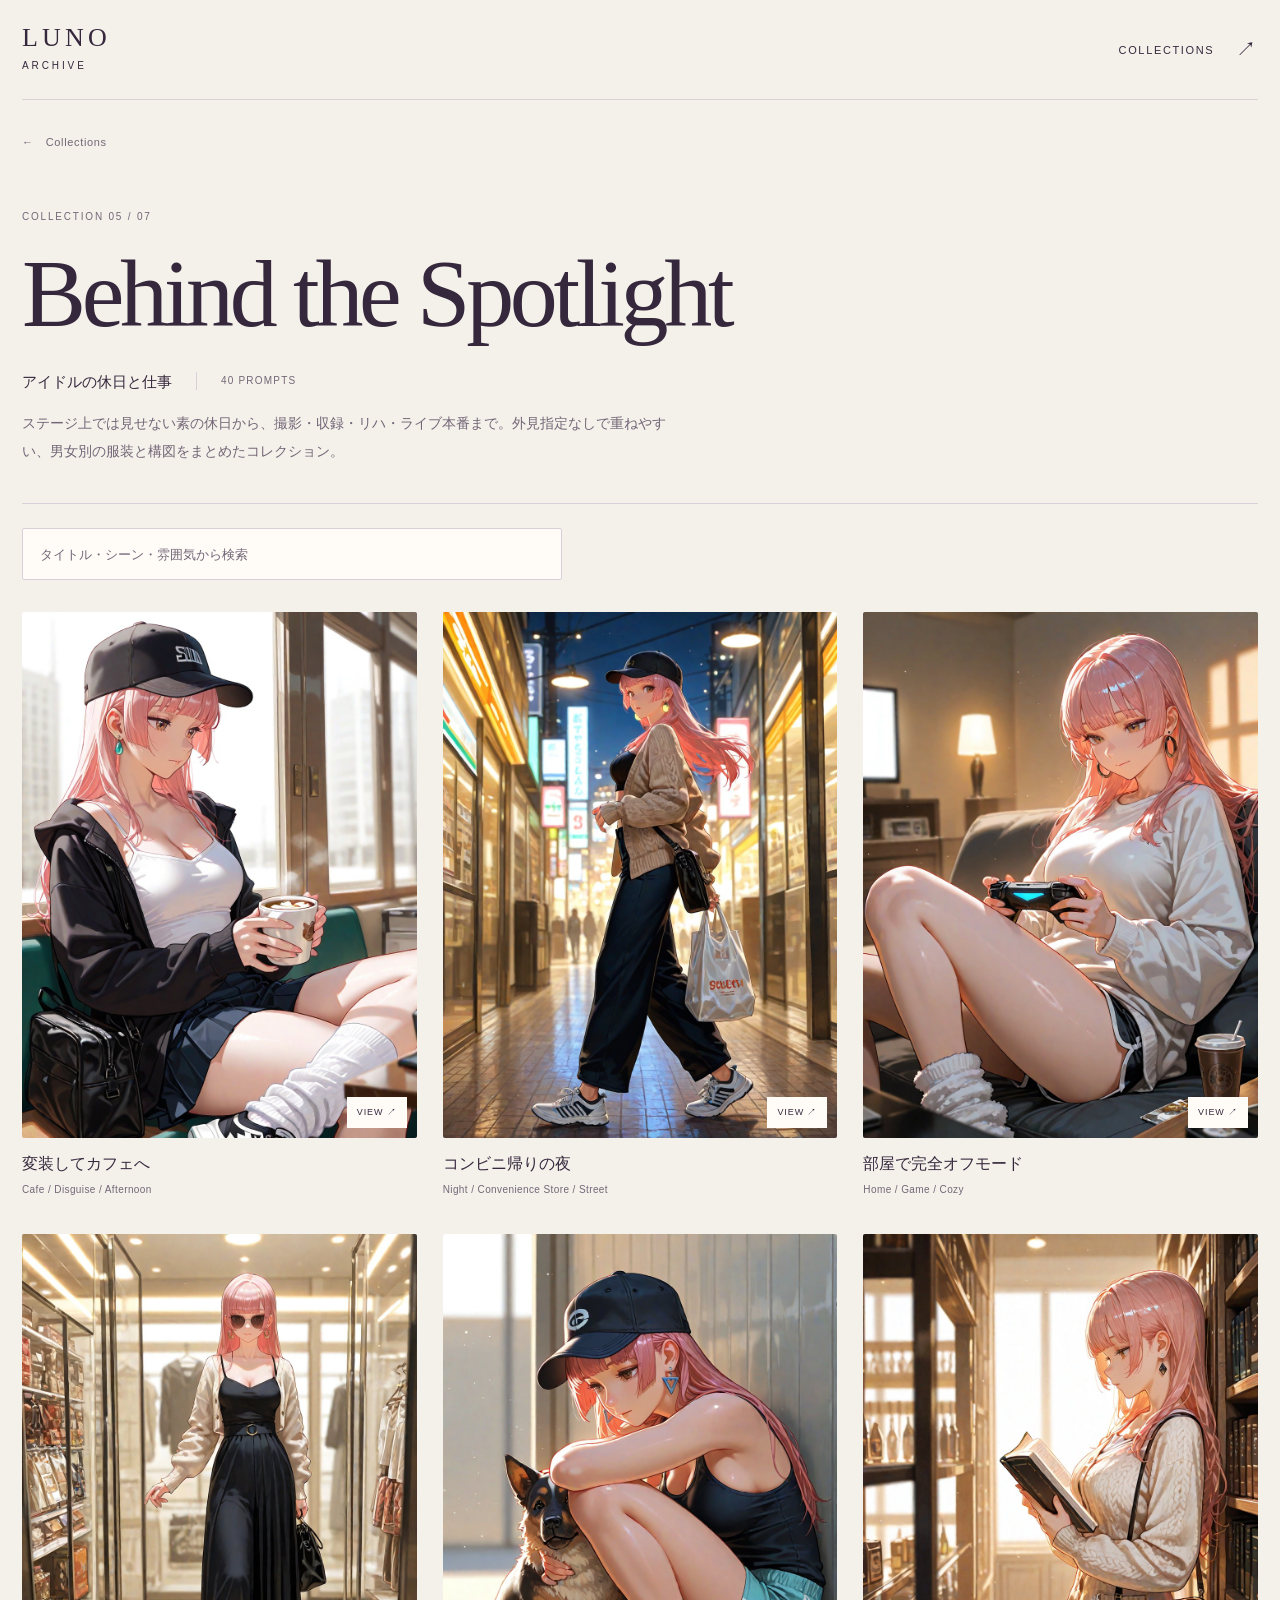
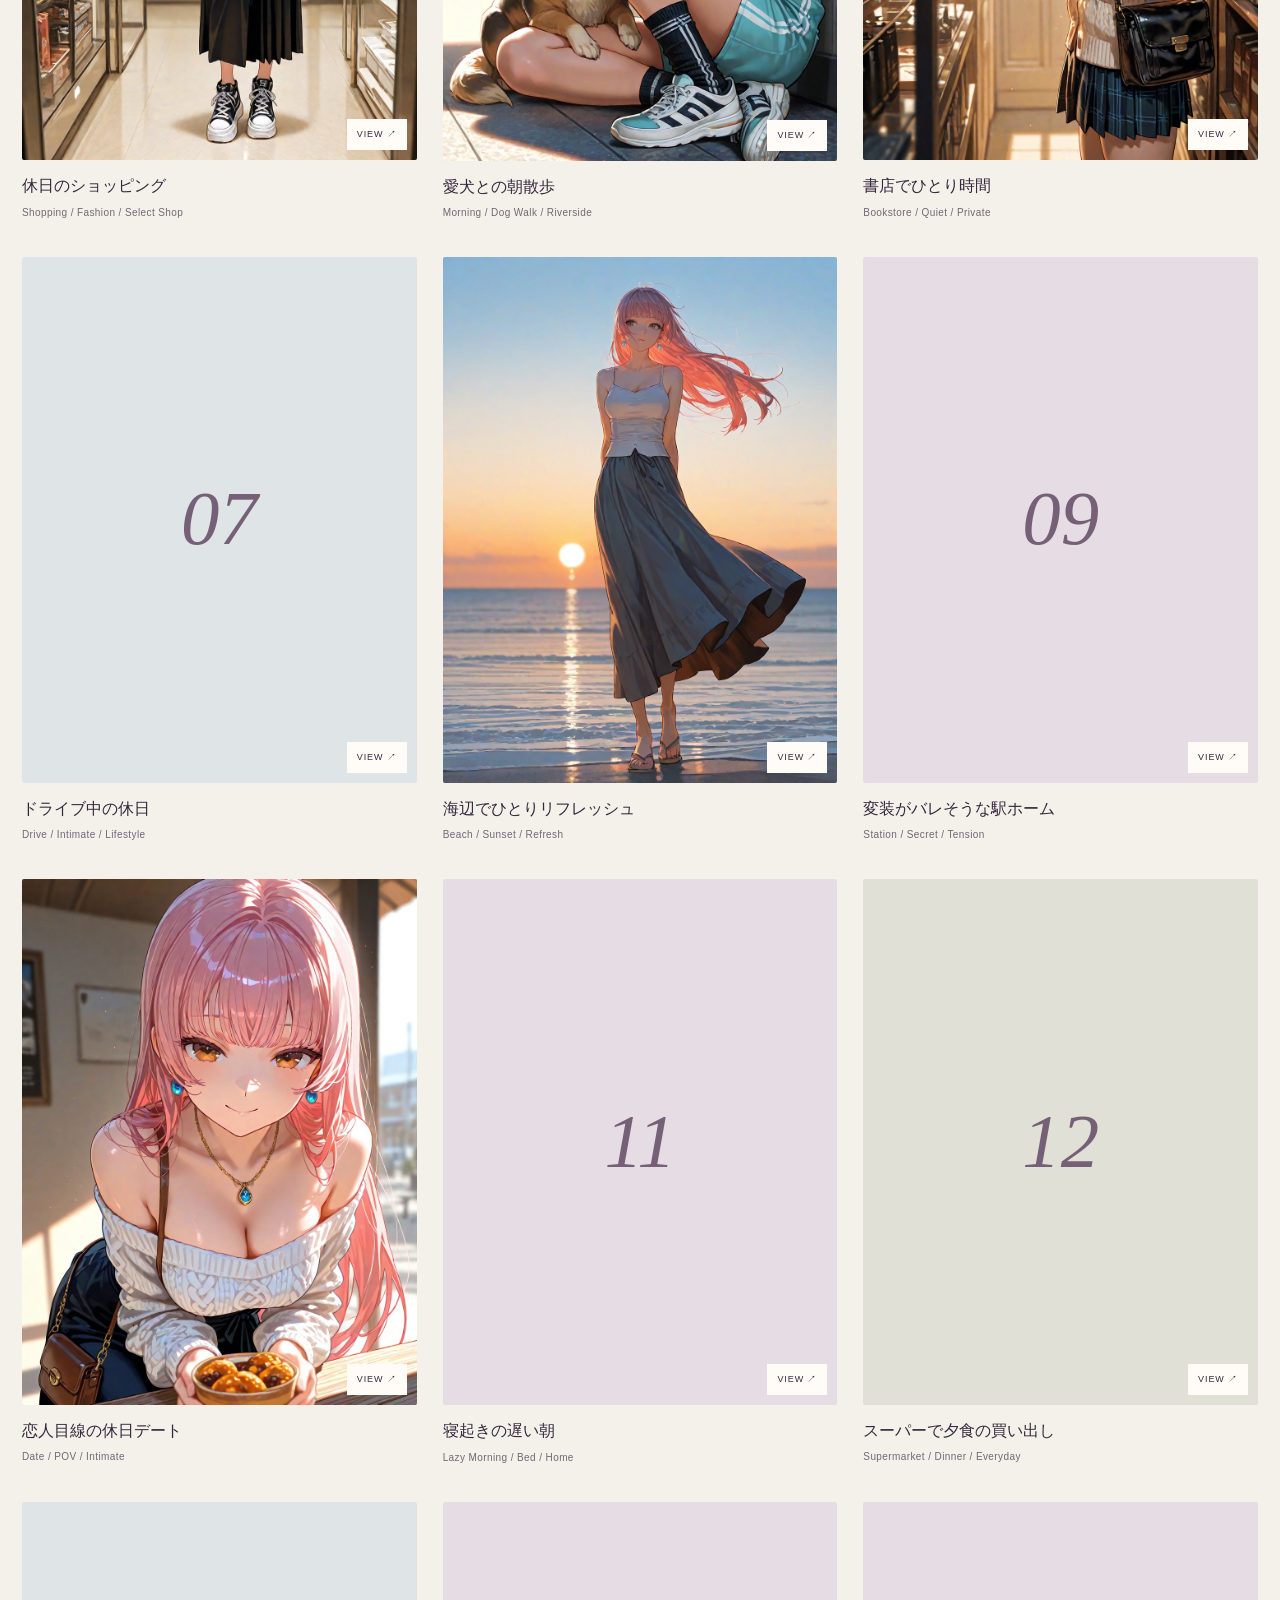
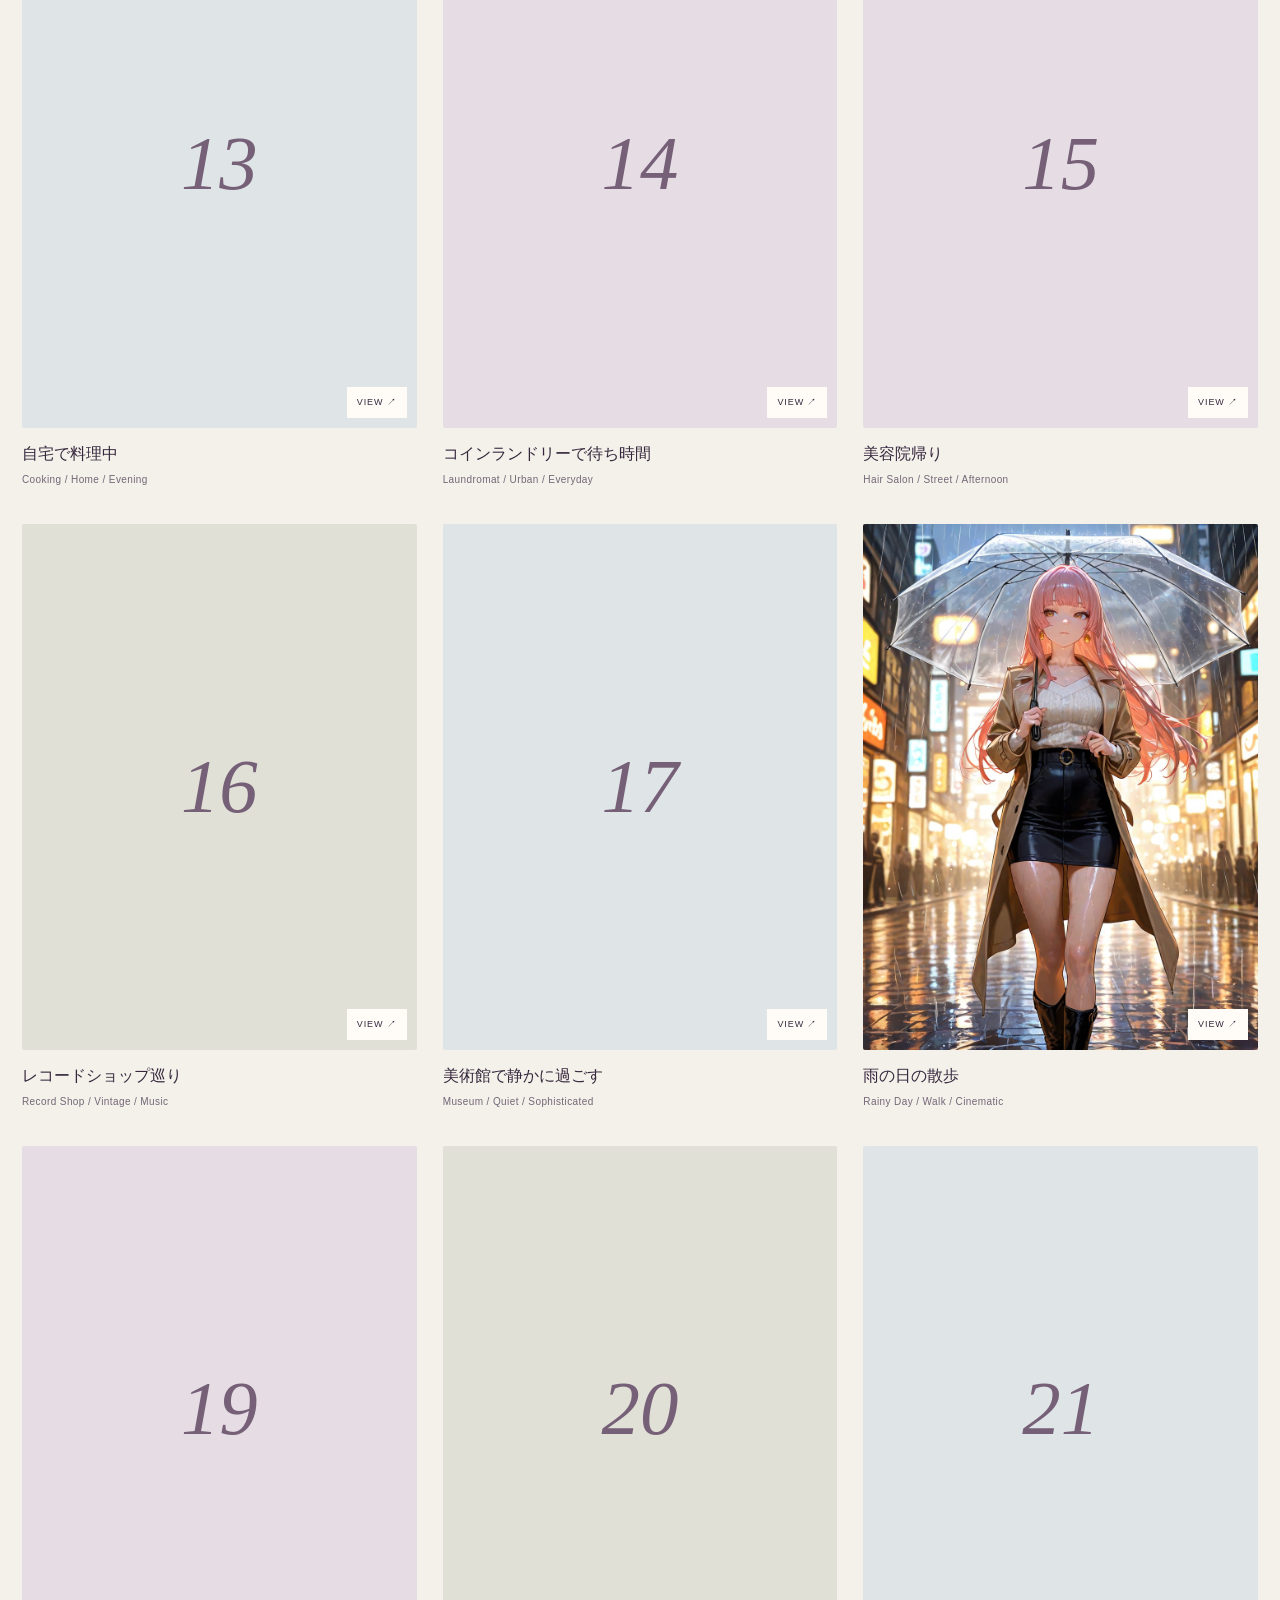
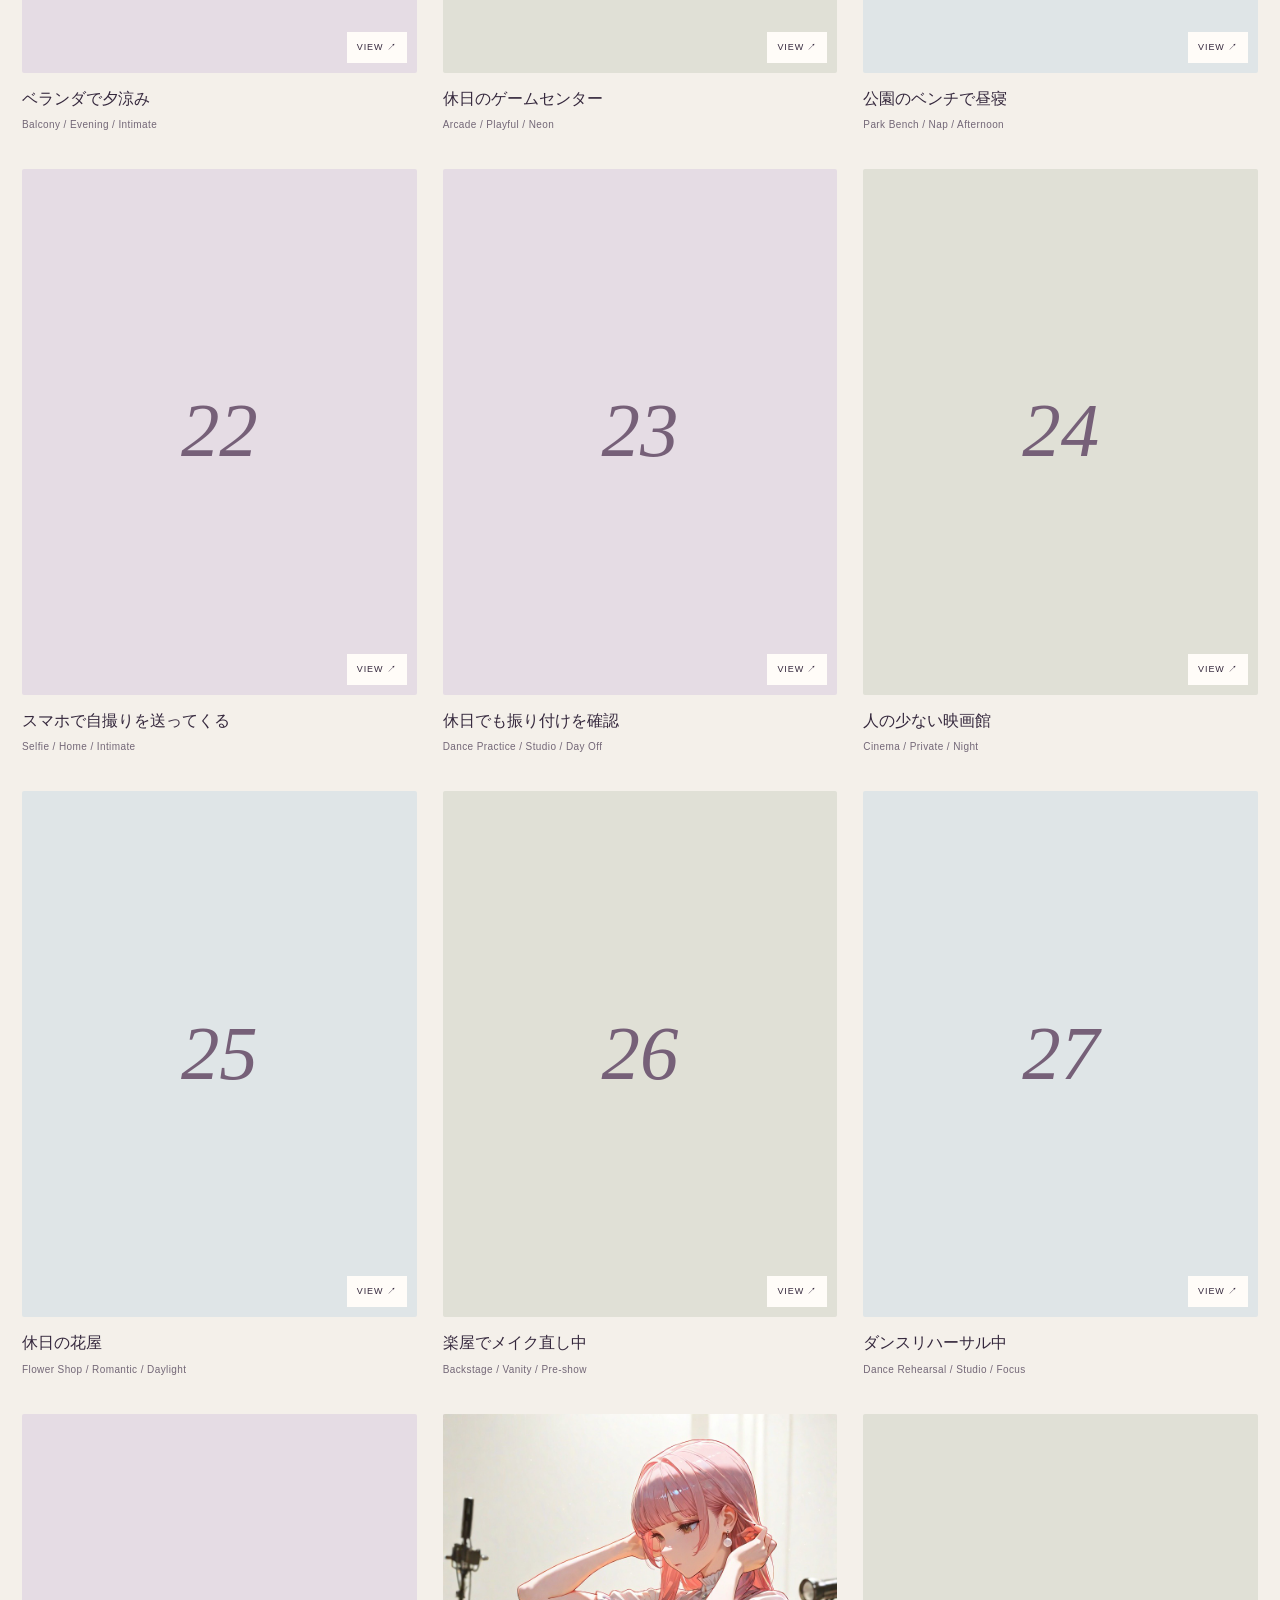
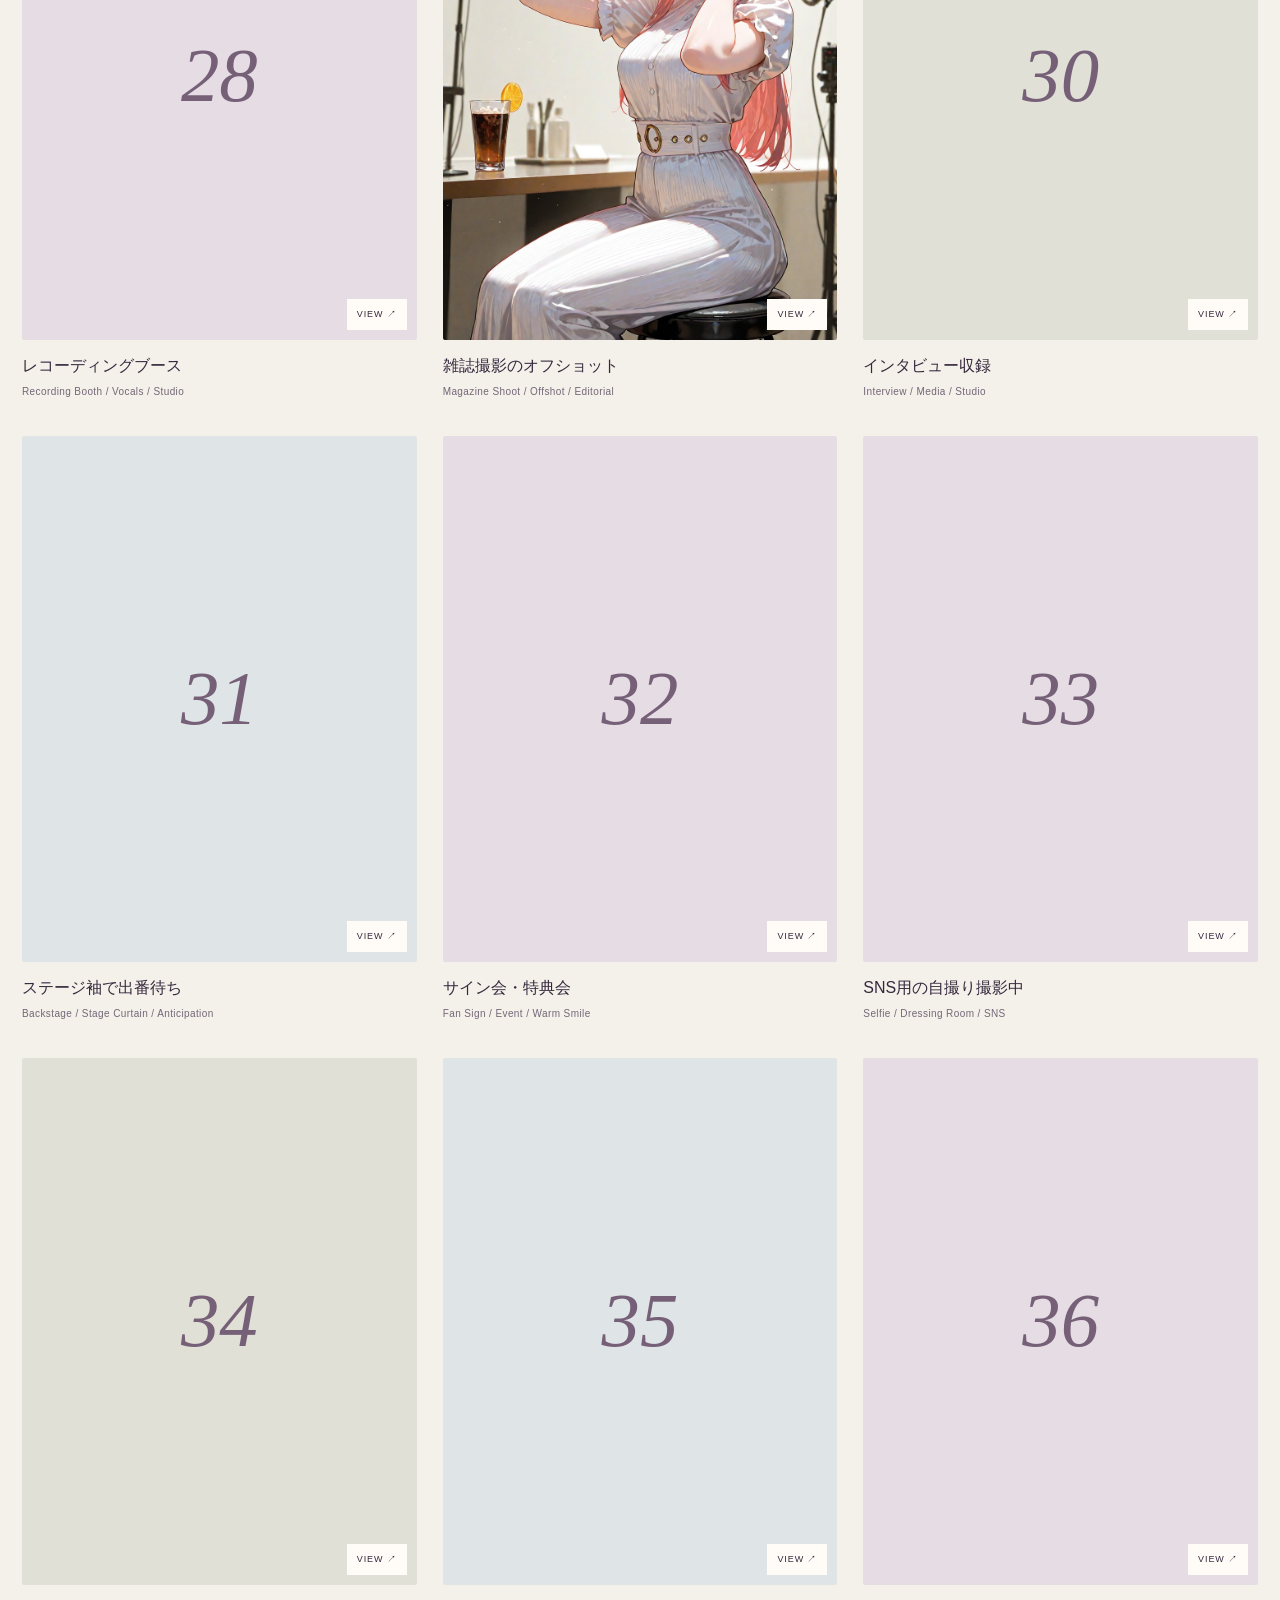
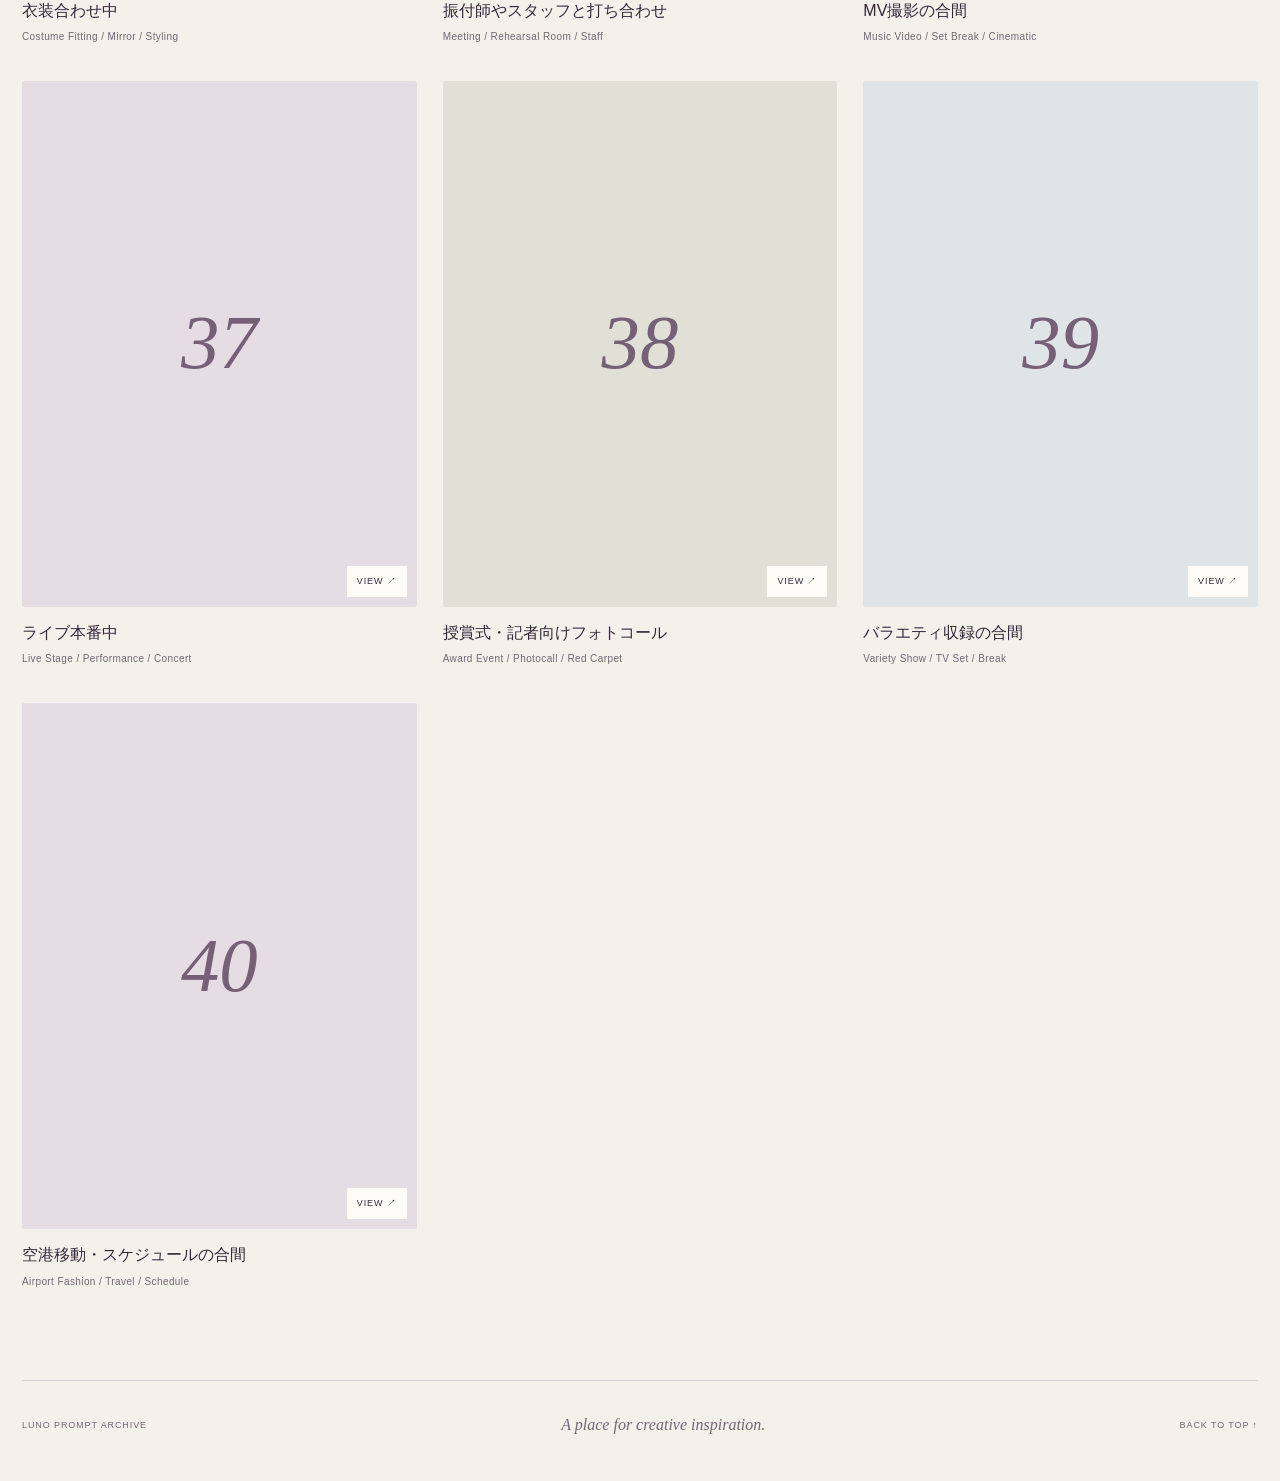
<file: idol.html>
<!DOCTYPE html>

<html lang="ja">
<head>
<meta charset="utf-8"/>
<meta content="width=device-width,initial-scale=1,viewport-fit=cover" name="viewport"/>
<meta content="#F4F0EA" name="theme-color"/>
<title>Behind the Spotlight｜アイドルの休日と仕事 | Luno</title>
<link href="style.css?v=20261109-editorial" rel="stylesheet"/>
</head>
<body id="top">
<main class="shell">
<header class="site-head"><a class="brand" href="index.html" aria-label="Luno Prompt Archive トップ"><span>LUNO</span><span class="brand-sub">ARCHIVE</span></a><a class="head-link" href="index.html#collections">COLLECTIONS <span aria-hidden="true">↗</span></a></header>
<a class="back" href="index.html">Collections</a>
<section class="collection-hero">
<span class="eyebrow">COLLECTION 05 / 07</span><h1 lang="en">Behind the Spotlight</h1><div class="collection-caption">アイドルの休日と仕事<span>40 PROMPTS</span></div>
<p>ステージ上では見せない素の休日から、撮影・収録・リハ・ライブ本番まで。外見指定なしで重ねやすい、男女別の服装と構図をまとめたコレクション。</p>
</section>
<div class="toolbar">
<input class="search" aria-label="プロンプトを検索" oninput="filterTiles(this)" placeholder="タイトル・シーン・雰囲気から検索" type="search"/>
</div>
<section class="gallery" aria-label="プロンプト一覧"><button class="prompt-tile" data-prompt='{"title": "変装してカフェへ", "tag": "Cafe / Disguise / Afternoon", "female": "casual idol off-duty outfit, oversized light gray hoodie, fitted white camisole, pleated mini skirt, loose socks, chunky sneakers, baseball cap, simple shoulder bag, sitting by the window in a stylish cafe, holding an iced latte with both hands, smartphone placed on the table, gazing outside, natural relaxed posture, candid photography, three-quarter body, soft afternoon sunlight, quiet private atmosphere", "male": "casual idol off-duty outfit, oversized black zip-up hoodie, loose white t-shirt, relaxed wide-leg denim pants, white sneakers, black baseball cap, thin-framed glasses, simple silver necklace, sitting alone by the window in a stylish cafe, holding an iced coffee, smartphone placed on the table, looking outside, one elbow resting on the table, natural relaxed posture, candid photography, three-quarter body, soft afternoon sunlight, quiet private atmosphere", "qualityTags": "masterpiece, best quality, ultra detailed, high resolution, clean line art, smooth precise lines, crisp details, noise-free, polished digital illustration, natural anatomy, realistic fabric folds, soft cinematic lighting, depth of field, professional composition, candid lifestyle photography", "femaleImage": "images/idol_01_female.jpg"}' data-search="変装してカフェへ Cafe / Disguise / Afternoon casual idol off-duty outfit, oversized light gray hoodie, fitted white camisole, pleated mini skirt, loose socks, chunky sneakers, baseball cap, simple shoulder bag, sitting by the window in a stylish cafe, holding an iced latte with both hands, smartphone placed on the table, gazing outside, natural relaxed posture, candid photography, three-quarter body, soft afternoon sunlight, quiet private atmosphere casual idol off-duty outfit, oversized black zip-up hoodie, loose white t-shirt, relaxed wide-leg denim pants, white sneakers, black baseball cap, thin-framed glasses, simple silver necklace, sitting alone by the window in a stylish cafe, holding an iced coffee, smartphone placed on the table, looking outside, one elbow resting on the table, natural relaxed posture, candid photography, three-quarter body, soft afternoon sunlight, quiet private atmosphere アイドル 休日" onclick="openPrompt(this)">
<div class="tile-visual"><img loading="lazy" decoding="async" alt="変装してカフェへ" src="images/idol_01_female.jpg"/></div>
<div class="tile-title">変装してカフェへ</div>
<div class="tile-tag">Cafe / Disguise / Afternoon</div>
</button><button class="prompt-tile" data-prompt='{"title": "コンビニ帰りの夜", "tag": "Night / Convenience Store / Street", "female": "idol on a private day off, oversized knit cardigan, simple cropped top, relaxed wide-leg pants, comfortable sneakers, baseball cap, small crossbody bag, carrying a convenience store shopping bag, walking through a quiet residential street at night, turning back with a slightly surprised expression, full body, candid composition, streetlights, subtle city glow, peaceful late-night atmosphere", "male": "idol on a private day off, loose black sweatshirt, gray sweatpants, comfortable sneakers, baseball cap worn low, wireless earbuds, carrying a convenience store shopping bag in one hand, walking through a quiet residential street at night, glancing over his shoulder as if someone recognized him, full body, candid composition, streetlights, subtle city glow, peaceful late-night atmosphere", "qualityTags": "masterpiece, best quality, ultra detailed, high resolution, clean line art, smooth precise lines, crisp details, noise-free, polished digital illustration, natural anatomy, realistic fabric folds, soft cinematic lighting, depth of field, professional composition, candid lifestyle photography", "femaleImage": "images/idol_02_female.jpg"}' data-search="コンビニ帰りの夜 Night / Convenience Store / Street idol on a private day off, oversized knit cardigan, simple cropped top, relaxed wide-leg pants, comfortable sneakers, baseball cap, small crossbody bag, carrying a convenience store shopping bag, walking through a quiet residential street at night, turning back with a slightly surprised expression, full body, candid composition, streetlights, subtle city glow, peaceful late-night atmosphere idol on a private day off, loose black sweatshirt, gray sweatpants, comfortable sneakers, baseball cap worn low, wireless earbuds, carrying a convenience store shopping bag in one hand, walking through a quiet residential street at night, glancing over his shoulder as if someone recognized him, full body, candid composition, streetlights, subtle city glow, peaceful late-night atmosphere アイドル 休日" onclick="openPrompt(this)">
<div class="tile-visual"><img loading="lazy" decoding="async" alt="コンビニ帰りの夜" src="images/idol_02_female.jpg"/></div>
<div class="tile-title">コンビニ帰りの夜</div>
<div class="tile-tag">Night / Convenience Store / Street</div>
</button><button class="prompt-tile" data-prompt='{"title": "部屋で完全オフモード", "tag": "Home / Game / Cozy", "female": "idol relaxing at home on her day off, oversized sweatshirt, soft lounge shorts, fluffy socks, hair loosely tied up, sitting comfortably on a large sofa with knees drawn up, holding a game controller, snacks and a drink on the coffee table, television glow, relaxed expression, candid indoor scene, three-quarter body, warm natural lighting, cozy lived-in apartment, private unguarded moment", "male": "idol relaxing at home on his day off, oversized white t-shirt, loose lounge pants, barefoot, slightly messy casual styling, sitting lazily on a large sofa, one leg bent up, holding a game controller, snacks and a drink on the coffee table, television glow, relaxed expression, candid indoor scene, three-quarter body, warm natural lighting, cozy lived-in apartment, private unguarded moment", "qualityTags": "masterpiece, best quality, ultra detailed, high resolution, clean line art, smooth precise lines, crisp details, noise-free, polished digital illustration, natural anatomy, realistic fabric folds, soft cinematic lighting, depth of field, professional composition, candid lifestyle photography", "femaleImage": "images/idol_03_female.jpg"}' data-search="部屋で完全オフモード Home / Game / Cozy idol relaxing at home on her day off, oversized sweatshirt, soft lounge shorts, fluffy socks, hair loosely tied up, sitting comfortably on a large sofa with knees drawn up, holding a game controller, snacks and a drink on the coffee table, television glow, relaxed expression, candid indoor scene, three-quarter body, warm natural lighting, cozy lived-in apartment, private unguarded moment idol relaxing at home on his day off, oversized white t-shirt, loose lounge pants, barefoot, slightly messy casual styling, sitting lazily on a large sofa, one leg bent up, holding a game controller, snacks and a drink on the coffee table, television glow, relaxed expression, candid indoor scene, three-quarter body, warm natural lighting, cozy lived-in apartment, private unguarded moment アイドル 休日" onclick="openPrompt(this)">
<div class="tile-visual"><img loading="lazy" decoding="async" alt="部屋で完全オフモード" src="images/idol_03_female.jpg"/></div>
<div class="tile-title">部屋で完全オフモード</div>
<div class="tile-tag">Home / Game / Cozy</div>
</button><button class="prompt-tile" data-prompt='{"title": "休日のショッピング", "tag": "Shopping / Fashion / Select Shop", "female": "fashionable idol enjoying a private shopping day, cropped cardigan over a simple camisole, long flowing skirt, platform sneakers, stylish tote bag, sunglasses resting on her head, casually browsing clothes inside a modern select shop, holding a hanger against herself while looking into a mirror, candid composition, full body, clean store interior, soft natural lighting, effortless street fashion", "male": "fashionable idol enjoying a private shopping day, oversized striped shirt layered over a plain t-shirt, loose black slacks, leather sneakers, tote bag, sunglasses, casually browsing clothes inside a modern select shop, one hand touching a clothing rack, looking at an outfit with quiet interest, candid composition, full body, clean store interior, soft natural lighting, effortless street fashion", "qualityTags": "masterpiece, best quality, ultra detailed, high resolution, clean line art, smooth precise lines, crisp details, noise-free, polished digital illustration, natural anatomy, realistic fabric folds, soft cinematic lighting, depth of field, professional composition, candid lifestyle photography", "femaleImage": "images/idol_04_female.jpg"}' data-search="休日のショッピング Shopping / Fashion / Select Shop fashionable idol enjoying a private shopping day, cropped cardigan over a simple camisole, long flowing skirt, platform sneakers, stylish tote bag, sunglasses resting on her head, casually browsing clothes inside a modern select shop, holding a hanger against herself while looking into a mirror, candid composition, full body, clean store interior, soft natural lighting, effortless street fashion fashionable idol enjoying a private shopping day, oversized striped shirt layered over a plain t-shirt, loose black slacks, leather sneakers, tote bag, sunglasses, casually browsing clothes inside a modern select shop, one hand touching a clothing rack, looking at an outfit with quiet interest, candid composition, full body, clean store interior, soft natural lighting, effortless street fashion アイドル 休日" onclick="openPrompt(this)">
<div class="tile-visual"><img loading="lazy" decoding="async" alt="休日のショッピング" src="images/idol_04_female.jpg"/></div>
<div class="tile-title">休日のショッピング</div>
<div class="tile-tag">Shopping / Fashion / Select Shop</div>
</button><button class="prompt-tile" data-prompt='{"title": "愛犬との朝散歩", "tag": "Morning / Dog Walk / Riverside", "female": "idol spending a peaceful morning off, oversized windbreaker, fitted tank top, relaxed shorts, crew socks, running shoes, baseball cap, walking a small dog along a riverside path, crouching slightly to pet the dog, candid full-body composition, early morning sunlight, light breeze, quiet residential scenery, natural private moment", "male": "idol spending a peaceful morning off, lightweight zip-up jacket, simple t-shirt, relaxed jogger pants, running shoes, baseball cap, walking a small dog along a riverside path, holding the leash loosely, looking down at the dog with a gentle smile, candid full-body composition, early morning sunlight, light breeze, quiet residential scenery, natural private moment", "qualityTags": "masterpiece, best quality, ultra detailed, high resolution, clean line art, smooth precise lines, crisp details, noise-free, polished digital illustration, natural anatomy, realistic fabric folds, soft cinematic lighting, depth of field, professional composition, candid lifestyle photography", "femaleImage": "images/idol_05_female.jpg"}' data-search="愛犬との朝散歩 Morning / Dog Walk / Riverside idol spending a peaceful morning off, oversized windbreaker, fitted tank top, relaxed shorts, crew socks, running shoes, baseball cap, walking a small dog along a riverside path, crouching slightly to pet the dog, candid full-body composition, early morning sunlight, light breeze, quiet residential scenery, natural private moment idol spending a peaceful morning off, lightweight zip-up jacket, simple t-shirt, relaxed jogger pants, running shoes, baseball cap, walking a small dog along a riverside path, holding the leash loosely, looking down at the dog with a gentle smile, candid full-body composition, early morning sunlight, light breeze, quiet residential scenery, natural private moment アイドル 休日" onclick="openPrompt(this)">
<div class="tile-visual"><img loading="lazy" decoding="async" alt="愛犬との朝散歩" src="images/idol_05_female.jpg"/></div>
<div class="tile-title">愛犬との朝散歩</div>
<div class="tile-tag">Morning / Dog Walk / Riverside</div>
</button><button class="prompt-tile" data-prompt='{"title": "書店でひとり時間", "tag": "Bookstore / Quiet / Private", "female": "quiet idol on her day off, soft knit cardigan, simple blouse, long pleated skirt, loafers, small shoulder bag, standing between tall bookshelves in a calm bookstore, holding an open book close to her chest, side profile, candid composition, three-quarter body, warm indoor lighting, gentle and private atmosphere", "male": "quiet idol on his day off, dark knit cardigan, plain white t-shirt, loose straight-leg pants, simple leather shoes, thin-framed glasses, standing between tall bookshelves in a calm bookstore, holding an open book with one hand, the other hand resting in his pocket, side profile, candid composition, three-quarter body, warm indoor lighting, intelligent and private atmosphere", "qualityTags": "masterpiece, best quality, ultra detailed, high resolution, clean line art, smooth precise lines, crisp details, noise-free, polished digital illustration, natural anatomy, realistic fabric folds, soft cinematic lighting, depth of field, professional composition, candid lifestyle photography", "femaleImage": "images/idol_06_female.jpg"}' data-search="書店でひとり時間 Bookstore / Quiet / Private quiet idol on her day off, soft knit cardigan, simple blouse, long pleated skirt, loafers, small shoulder bag, standing between tall bookshelves in a calm bookstore, holding an open book close to her chest, side profile, candid composition, three-quarter body, warm indoor lighting, gentle and private atmosphere quiet idol on his day off, dark knit cardigan, plain white t-shirt, loose straight-leg pants, simple leather shoes, thin-framed glasses, standing between tall bookshelves in a calm bookstore, holding an open book with one hand, the other hand resting in his pocket, side profile, candid composition, three-quarter body, warm indoor lighting, intelligent and private atmosphere アイドル 休日" onclick="openPrompt(this)">
<div class="tile-visual"><img loading="lazy" decoding="async" alt="書店でひとり時間" src="images/idol_06_female.jpg"/></div>
<div class="tile-title">書店でひとり時間</div>
<div class="tile-tag">Bookstore / Quiet / Private</div>
</button><button class="prompt-tile" data-prompt="{&quot;title&quot;: &quot;ドライブ中の休日&quot;, &quot;tag&quot;: &quot;Drive / Intimate / Lifestyle&quot;, &quot;female&quot;: &quot;idol enjoying a private drive on her day off, lightweight oversized shirt over a fitted camisole, relaxed denim pants, delicate necklace, sunglasses, sitting in the driver's seat of a stylish car, one hand resting on the steering wheel, turning toward the passenger seat with a soft smile, upper body composition, sunlight entering through the window, calm intimate atmosphere, candid lifestyle photography&quot;, &quot;male&quot;: &quot;idol enjoying a private drive on his day off, relaxed open-collar shirt, plain tank top, loose black pants, wristwatch, sunglasses, sitting in the driver's seat of a luxury car, one hand resting on the steering wheel, the other arm placed casually near the window, looking toward the passenger seat, upper body composition, sunlight entering through the window, calm intimate atmosphere, candid lifestyle photography&quot;, &quot;qualityTags&quot;: &quot;masterpiece, best quality, ultra detailed, high resolution, clean line art, smooth precise lines, crisp details, noise-free, polished digital illustration, natural anatomy, realistic fabric folds, soft cinematic lighting, depth of field, professional composition, candid lifestyle photography&quot;}" data-search="ドライブ中の休日 Drive / Intimate / Lifestyle idol enjoying a private drive on her day off, lightweight oversized shirt over a fitted camisole, relaxed denim pants, delicate necklace, sunglasses, sitting in the driver's seat of a stylish car, one hand resting on the steering wheel, turning toward the passenger seat with a soft smile, upper body composition, sunlight entering through the window, calm intimate atmosphere, candid lifestyle photography idol enjoying a private drive on his day off, relaxed open-collar shirt, plain tank top, loose black pants, wristwatch, sunglasses, sitting in the driver's seat of a luxury car, one hand resting on the steering wheel, the other arm placed casually near the window, looking toward the passenger seat, upper body composition, sunlight entering through the window, calm intimate atmosphere, candid lifestyle photography アイドル 休日" onclick="openPrompt(this)">
<div class="tile-visual"><div class="placeholder idol-bg-2"><span>07</span></div></div>
<div class="tile-title">ドライブ中の休日</div>
<div class="tile-tag">Drive / Intimate / Lifestyle</div>
</button><button class="prompt-tile" data-prompt='{"title": "海辺でひとりリフレッシュ", "tag": "Beach / Sunset / Refresh", "female": "idol spending a quiet day off by the sea, lightweight oversized white shirt over a simple camisole, long flowing skirt, sandals held in one hand, barefoot on the beach, walking near the shoreline, looking toward the ocean, wind moving the fabric, full body from behind at a slight angle, soft sunset lighting, peaceful cinematic atmosphere, natural candid composition", "male": "idol spending a quiet day off by the sea, loose white linen shirt with rolled-up sleeves, simple tank top, relaxed beige pants, sandals held in one hand, barefoot on the beach, walking near the shoreline, looking toward the ocean, wind moving the shirt, full body from behind at a slight angle, soft sunset lighting, peaceful cinematic atmosphere, natural candid composition", "qualityTags": "masterpiece, best quality, ultra detailed, high resolution, clean line art, smooth precise lines, crisp details, noise-free, polished digital illustration, natural anatomy, realistic fabric folds, soft cinematic lighting, depth of field, professional composition, candid lifestyle photography", "femaleImage": "images/idol_08_female.jpg"}' data-search="海辺でひとりリフレッシュ Beach / Sunset / Refresh idol spending a quiet day off by the sea, lightweight oversized white shirt over a simple camisole, long flowing skirt, sandals held in one hand, barefoot on the beach, walking near the shoreline, looking toward the ocean, wind moving the fabric, full body from behind at a slight angle, soft sunset lighting, peaceful cinematic atmosphere, natural candid composition idol spending a quiet day off by the sea, loose white linen shirt with rolled-up sleeves, simple tank top, relaxed beige pants, sandals held in one hand, barefoot on the beach, walking near the shoreline, looking toward the ocean, wind moving the shirt, full body from behind at a slight angle, soft sunset lighting, peaceful cinematic atmosphere, natural candid composition アイドル 休日" onclick="openPrompt(this)">
<div class="tile-visual"><img loading="lazy" decoding="async" alt="海辺でひとりリフレッシュ" src="images/idol_08_female.jpg"/></div>
<div class="tile-title">海辺でひとりリフレッシュ</div>
<div class="tile-tag">Beach / Sunset / Refresh</div>
</button><button class="prompt-tile" data-prompt='{"title": "変装がバレそうな駅ホーム", "tag": "Station / Secret / Tension", "female": "famous idol trying to stay unnoticed on her day off, oversized hoodie, relaxed mini skirt, knee-high socks, sneakers, face mask, baseball cap worn low, wireless earbuds, standing on a quiet train platform, holding a smartphone and small tote bag, suddenly glancing sideways as if someone recognized her, three-quarter body, candid composition, urban background, subtle tension, cinematic natural lighting", "male": "famous idol trying to stay unnoticed on his day off, oversized hoodie, loose cargo pants, sneakers, face mask, baseball cap worn low, wireless earbuds, standing on a quiet train platform, holding a smartphone in one hand, suddenly glancing sideways as if someone recognized him, three-quarter body, candid composition, urban background, subtle tension, cinematic natural lighting", "qualityTags": "masterpiece, best quality, ultra detailed, high resolution, clean line art, smooth precise lines, crisp details, noise-free, polished digital illustration, natural anatomy, realistic fabric folds, soft cinematic lighting, depth of field, professional composition, candid lifestyle photography"}' data-search="変装がバレそうな駅ホーム Station / Secret / Tension famous idol trying to stay unnoticed on her day off, oversized hoodie, relaxed mini skirt, knee-high socks, sneakers, face mask, baseball cap worn low, wireless earbuds, standing on a quiet train platform, holding a smartphone and small tote bag, suddenly glancing sideways as if someone recognized her, three-quarter body, candid composition, urban background, subtle tension, cinematic natural lighting famous idol trying to stay unnoticed on his day off, oversized hoodie, loose cargo pants, sneakers, face mask, baseball cap worn low, wireless earbuds, standing on a quiet train platform, holding a smartphone in one hand, suddenly glancing sideways as if someone recognized him, three-quarter body, candid composition, urban background, subtle tension, cinematic natural lighting アイドル 休日" onclick="openPrompt(this)">
<div class="tile-visual"><div class="placeholder idol-bg"><span>09</span></div></div>
<div class="tile-title">変装がバレそうな駅ホーム</div>
<div class="tile-tag">Station / Secret / Tension</div>
</button><button class="prompt-tile" data-prompt='{"title": "恋人目線の休日デート", "tag": "Date / POV / Intimate", "female": "idol on a secret private date, soft off-shoulder knit top, high-waisted long skirt, delicate necklace, small handbag, sitting across from the viewer at an outdoor cafe, leaning slightly forward, offering a bite of dessert toward the camera, direct eye contact, gentle playful smile, girlfriend perspective, upper body composition, soft daylight, intimate candid atmosphere, natural depth of field", "male": "idol on a secret private date, relaxed knit polo shirt, loose tailored pants, clean sneakers, simple wristwatch, sitting across from the viewer at an outdoor cafe, leaning slightly forward, offering a bite of dessert toward the camera, direct eye contact, gentle teasing smile, boyfriend perspective, upper body composition, soft daylight, intimate candid atmosphere, natural depth of field", "qualityTags": "masterpiece, best quality, ultra detailed, high resolution, clean line art, smooth precise lines, crisp details, noise-free, polished digital illustration, natural anatomy, realistic fabric folds, soft cinematic lighting, depth of field, professional composition, candid lifestyle photography", "femaleImage": "images/idol_10_female.jpg"}' data-search="恋人目線の休日デート Date / POV / Intimate idol on a secret private date, soft off-shoulder knit top, high-waisted long skirt, delicate necklace, small handbag, sitting across from the viewer at an outdoor cafe, leaning slightly forward, offering a bite of dessert toward the camera, direct eye contact, gentle playful smile, girlfriend perspective, upper body composition, soft daylight, intimate candid atmosphere, natural depth of field idol on a secret private date, relaxed knit polo shirt, loose tailored pants, clean sneakers, simple wristwatch, sitting across from the viewer at an outdoor cafe, leaning slightly forward, offering a bite of dessert toward the camera, direct eye contact, gentle teasing smile, boyfriend perspective, upper body composition, soft daylight, intimate candid atmosphere, natural depth of field アイドル 休日" onclick="openPrompt(this)">
<div class="tile-visual"><img loading="lazy" decoding="async" alt="恋人目線の休日デート" src="images/idol_10_female.jpg"/></div>
<div class="tile-title">恋人目線の休日デート</div>
<div class="tile-tag">Date / POV / Intimate</div>
</button><button class="prompt-tile" data-prompt='{"title": "寝起きの遅い朝", "tag": "Lazy Morning / Bed / Home", "female": "idol spending a lazy morning at home, oversized white t-shirt, soft pajama shorts, barefoot, sitting on the edge of the bed, stretching both arms above her head, sleepy relaxed expression, smartphone lying on the sheets, unmade bed, soft morning sunlight through sheer curtains, candid three-quarter body composition, quiet private atmosphere", "male": "idol spending a lazy morning at home, oversized dark t-shirt, loose plaid pajama pants, barefoot, sitting on the edge of the bed, one hand running through slightly messy hair, sleepy half-lidded expression, smartphone lying on the sheets, unmade bed, soft morning sunlight through sheer curtains, candid upper body composition, quiet private atmosphere", "qualityTags": "masterpiece, best quality, ultra detailed, high resolution, clean line art, smooth precise lines, crisp details, noise-free, polished digital illustration, natural anatomy, realistic fabric folds, soft cinematic lighting, depth of field, professional composition, candid lifestyle photography"}' data-search="寝起きの遅い朝 Lazy Morning / Bed / Home idol spending a lazy morning at home, oversized white t-shirt, soft pajama shorts, barefoot, sitting on the edge of the bed, stretching both arms above her head, sleepy relaxed expression, smartphone lying on the sheets, unmade bed, soft morning sunlight through sheer curtains, candid three-quarter body composition, quiet private atmosphere idol spending a lazy morning at home, oversized dark t-shirt, loose plaid pajama pants, barefoot, sitting on the edge of the bed, one hand running through slightly messy hair, sleepy half-lidded expression, smartphone lying on the sheets, unmade bed, soft morning sunlight through sheer curtains, candid upper body composition, quiet private atmosphere アイドル 休日" onclick="openPrompt(this)"><div class="tile-visual"><div class="placeholder idol-bg"><span>11</span></div></div><div class="tile-title">寝起きの遅い朝</div><div class="tile-tag">Lazy Morning / Bed / Home</div></button><button class="prompt-tile" data-prompt='{"title": "スーパーで夕食の買い出し", "tag": "Supermarket / Dinner / Everyday", "female": "idol casually shopping for dinner on her day off, loose knit cardigan, fitted camisole, relaxed straight-leg jeans, sneakers, baseball cap, pushing a shopping cart through a modern supermarket, reaching toward a high shelf, reusable shopping bag hanging from the cart, candid full-body composition, bright indoor lighting, ordinary everyday atmosphere", "male": "idol casually shopping for dinner on his day off, oversized zip-up hoodie, simple t-shirt, relaxed cargo pants, sneakers, baseball cap, pushing a shopping cart through a modern supermarket, comparing two food packages with a serious expression, reusable shopping bag hanging from the cart, candid three-quarter body composition, bright indoor lighting, ordinary everyday atmosphere", "qualityTags": "masterpiece, best quality, ultra detailed, high resolution, clean line art, smooth precise lines, crisp details, noise-free, polished digital illustration, natural anatomy, realistic fabric folds, soft cinematic lighting, depth of field, professional composition, candid lifestyle photography"}' data-search="スーパーで夕食の買い出し Supermarket / Dinner / Everyday idol casually shopping for dinner on her day off, loose knit cardigan, fitted camisole, relaxed straight-leg jeans, sneakers, baseball cap, pushing a shopping cart through a modern supermarket, reaching toward a high shelf, reusable shopping bag hanging from the cart, candid full-body composition, bright indoor lighting, ordinary everyday atmosphere idol casually shopping for dinner on his day off, oversized zip-up hoodie, simple t-shirt, relaxed cargo pants, sneakers, baseball cap, pushing a shopping cart through a modern supermarket, comparing two food packages with a serious expression, reusable shopping bag hanging from the cart, candid three-quarter body composition, bright indoor lighting, ordinary everyday atmosphere アイドル 休日" onclick="openPrompt(this)"><div class="tile-visual"><div class="placeholder idol-bg-1"><span>12</span></div></div><div class="tile-title">スーパーで夕食の買い出し</div><div class="tile-tag">Supermarket / Dinner / Everyday</div></button><button class="prompt-tile" data-prompt='{"title": "自宅で料理中", "tag": "Cooking / Home / Evening", "female": "idol cooking at home on her day off, fitted short-sleeve top, relaxed lounge pants, simple apron, hair loosely tied up, standing in a modern kitchen, tasting sauce from a wooden spoon, looking toward the viewer with a playful expression, ingredients scattered naturally on the counter, three-quarter body composition, warm evening lighting, intimate domestic atmosphere", "male": "idol cooking at home on his day off, loose white t-shirt, dark lounge pants, simple apron tied around the waist, sleeves casually rolled up, standing in a modern kitchen, stirring a frying pan with one hand, glancing toward the viewer as if talking to his partner, ingredients scattered naturally on the counter, three-quarter body composition, warm evening lighting, intimate domestic atmosphere", "qualityTags": "masterpiece, best quality, ultra detailed, high resolution, clean line art, smooth precise lines, crisp details, noise-free, polished digital illustration, natural anatomy, realistic fabric folds, soft cinematic lighting, depth of field, professional composition, candid lifestyle photography"}' data-search="自宅で料理中 Cooking / Home / Evening idol cooking at home on her day off, fitted short-sleeve top, relaxed lounge pants, simple apron, hair loosely tied up, standing in a modern kitchen, tasting sauce from a wooden spoon, looking toward the viewer with a playful expression, ingredients scattered naturally on the counter, three-quarter body composition, warm evening lighting, intimate domestic atmosphere idol cooking at home on his day off, loose white t-shirt, dark lounge pants, simple apron tied around the waist, sleeves casually rolled up, standing in a modern kitchen, stirring a frying pan with one hand, glancing toward the viewer as if talking to his partner, ingredients scattered naturally on the counter, three-quarter body composition, warm evening lighting, intimate domestic atmosphere アイドル 休日" onclick="openPrompt(this)"><div class="tile-visual"><div class="placeholder idol-bg-2"><span>13</span></div></div><div class="tile-title">自宅で料理中</div><div class="tile-tag">Cooking / Home / Evening</div></button><button class="prompt-tile" data-prompt='{"title": "コインランドリーで待ち時間", "tag": "Laundromat / Urban / Everyday", "female": "idol spending a quiet day off at a laundromat, oversized hoodie, short relaxed skirt, crew socks, sneakers, baseball cap, sitting on top of a laundry basket while waiting, holding a canned drink, looking toward the spinning washing machine, candid full-body composition, cool fluorescent lighting, muted urban atmosphere, private everyday moment", "male": "idol spending a quiet day off at a laundromat, oversized sweatshirt, loose denim pants, sneakers, baseball cap, sitting on a plastic chair beside large washing machines, elbows resting on knees, looking at his smartphone, laundry basket near his feet, candid full-body composition, cool fluorescent lighting, muted urban atmosphere, private everyday moment", "qualityTags": "masterpiece, best quality, ultra detailed, high resolution, clean line art, smooth precise lines, crisp details, noise-free, polished digital illustration, natural anatomy, realistic fabric folds, soft cinematic lighting, depth of field, professional composition, candid lifestyle photography"}' data-search="コインランドリーで待ち時間 Laundromat / Urban / Everyday idol spending a quiet day off at a laundromat, oversized hoodie, short relaxed skirt, crew socks, sneakers, baseball cap, sitting on top of a laundry basket while waiting, holding a canned drink, looking toward the spinning washing machine, candid full-body composition, cool fluorescent lighting, muted urban atmosphere, private everyday moment idol spending a quiet day off at a laundromat, oversized sweatshirt, loose denim pants, sneakers, baseball cap, sitting on a plastic chair beside large washing machines, elbows resting on knees, looking at his smartphone, laundry basket near his feet, candid full-body composition, cool fluorescent lighting, muted urban atmosphere, private everyday moment アイドル 休日" onclick="openPrompt(this)"><div class="tile-visual"><div class="placeholder idol-bg-3"><span>14</span></div></div><div class="tile-title">コインランドリーで待ち時間</div><div class="tile-tag">Laundromat / Urban / Everyday</div></button><button class="prompt-tile" data-prompt='{"title": "美容院帰り", "tag": "Hair Salon / Street / Afternoon", "female": "idol leaving a private hair salon on her day off, elegant cropped jacket, simple fitted top, high-waisted wide-leg pants, heeled loafers, small handbag, gently touching freshly styled hair while checking her reflection in a shop window, candid three-quarter body composition, soft late afternoon sunlight, polished casual atmosphere", "male": "idol leaving a private hair salon on his day off, clean oversized shirt, fitted inner shirt, wide-leg trousers, leather sneakers, face mask pulled slightly below the chin, carrying a small paper bag, gently touching freshly styled hair, walking through a quiet fashionable street, candid three-quarter body composition, soft late afternoon sunlight, polished casual atmosphere", "qualityTags": "masterpiece, best quality, ultra detailed, high resolution, clean line art, smooth precise lines, crisp details, noise-free, polished digital illustration, natural anatomy, realistic fabric folds, soft cinematic lighting, depth of field, professional composition, candid lifestyle photography"}' data-search="美容院帰り Hair Salon / Street / Afternoon idol leaving a private hair salon on her day off, elegant cropped jacket, simple fitted top, high-waisted wide-leg pants, heeled loafers, small handbag, gently touching freshly styled hair while checking her reflection in a shop window, candid three-quarter body composition, soft late afternoon sunlight, polished casual atmosphere idol leaving a private hair salon on his day off, clean oversized shirt, fitted inner shirt, wide-leg trousers, leather sneakers, face mask pulled slightly below the chin, carrying a small paper bag, gently touching freshly styled hair, walking through a quiet fashionable street, candid three-quarter body composition, soft late afternoon sunlight, polished casual atmosphere アイドル 休日" onclick="openPrompt(this)"><div class="tile-visual"><div class="placeholder idol-bg"><span>15</span></div></div><div class="tile-title">美容院帰り</div><div class="tile-tag">Hair Salon / Street / Afternoon</div></button><button class="prompt-tile" data-prompt='{"title": "レコードショップ巡り", "tag": "Record Shop / Vintage / Music", "female": "idol enjoying a private day at a vintage record shop, oversized denim jacket, fitted cropped top, long dark skirt, ankle boots, headphones resting around her neck, browsing vinyl records with one hand, holding a record sleeve against her chest, candid three-quarter body composition, warm dim lighting, nostalgic stylish atmosphere", "male": "idol enjoying a private day at a vintage record shop, oversized leather jacket, plain t-shirt, loose dark jeans, boots, thin-framed glasses, standing beside shelves filled with vinyl records, holding a record sleeve and reading the back cover, side profile, candid three-quarter body composition, warm dim lighting, nostalgic stylish atmosphere", "qualityTags": "masterpiece, best quality, ultra detailed, high resolution, clean line art, smooth precise lines, crisp details, noise-free, polished digital illustration, natural anatomy, realistic fabric folds, soft cinematic lighting, depth of field, professional composition, candid lifestyle photography"}' data-search="レコードショップ巡り Record Shop / Vintage / Music idol enjoying a private day at a vintage record shop, oversized denim jacket, fitted cropped top, long dark skirt, ankle boots, headphones resting around her neck, browsing vinyl records with one hand, holding a record sleeve against her chest, candid three-quarter body composition, warm dim lighting, nostalgic stylish atmosphere idol enjoying a private day at a vintage record shop, oversized leather jacket, plain t-shirt, loose dark jeans, boots, thin-framed glasses, standing beside shelves filled with vinyl records, holding a record sleeve and reading the back cover, side profile, candid three-quarter body composition, warm dim lighting, nostalgic stylish atmosphere アイドル 休日" onclick="openPrompt(this)"><div class="tile-visual"><div class="placeholder idol-bg-1"><span>16</span></div></div><div class="tile-title">レコードショップ巡り</div><div class="tile-tag">Record Shop / Vintage / Music</div></button><button class="prompt-tile" data-prompt='{"title": "美術館で静かに過ごす", "tag": "Museum / Quiet / Sophisticated", "female": "idol spending a quiet afternoon at a modern art museum, elegant high-neck blouse, flowing long skirt, low heels, small shoulder bag, standing alone in front of a large abstract painting, holding a museum pamphlet loosely, side profile, full-body composition, spacious white gallery, soft diffused lighting, calm sophisticated atmosphere", "male": "idol spending a quiet afternoon at a modern art museum, minimalist black knit top, loose tailored trousers, leather shoes, long coat draped over one arm, standing alone in front of a large abstract painting, hands relaxed behind his back, side profile, full-body composition, spacious white gallery, soft diffused lighting, calm sophisticated atmosphere", "qualityTags": "masterpiece, best quality, ultra detailed, high resolution, clean line art, smooth precise lines, crisp details, noise-free, polished digital illustration, natural anatomy, realistic fabric folds, soft cinematic lighting, depth of field, professional composition, candid lifestyle photography"}' data-search="美術館で静かに過ごす Museum / Quiet / Sophisticated idol spending a quiet afternoon at a modern art museum, elegant high-neck blouse, flowing long skirt, low heels, small shoulder bag, standing alone in front of a large abstract painting, holding a museum pamphlet loosely, side profile, full-body composition, spacious white gallery, soft diffused lighting, calm sophisticated atmosphere idol spending a quiet afternoon at a modern art museum, minimalist black knit top, loose tailored trousers, leather shoes, long coat draped over one arm, standing alone in front of a large abstract painting, hands relaxed behind his back, side profile, full-body composition, spacious white gallery, soft diffused lighting, calm sophisticated atmosphere アイドル 休日" onclick="openPrompt(this)"><div class="tile-visual"><div class="placeholder idol-bg-2"><span>17</span></div></div><div class="tile-title">美術館で静かに過ごす</div><div class="tile-tag">Museum / Quiet / Sophisticated</div></button><button class="prompt-tile" data-prompt='{"title": "雨の日の散歩", "tag": "Rainy Day / Walk / Cinematic", "female": "idol taking a quiet walk on a rainy day, oversized trench coat, simple knit top, short skirt, knee-high boots, holding a transparent umbrella, walking along a wet city street, gently reaching one hand toward the falling rain, full-body candid composition, soft rain, blurred city lights, melancholic cinematic atmosphere", "male": "idol taking a quiet walk on a rainy day, oversized waterproof jacket, loose black pants, waterproof sneakers, baseball cap, holding a transparent umbrella, walking along a wet city street, one hand in his pocket, looking at the reflections on the pavement, full-body candid composition, soft rain, blurred city lights, melancholic cinematic atmosphere", "qualityTags": "masterpiece, best quality, ultra detailed, high resolution, clean line art, smooth precise lines, crisp details, noise-free, polished digital illustration, natural anatomy, realistic fabric folds, soft cinematic lighting, depth of field, professional composition, candid lifestyle photography", "femaleImage": "images/idol_18_female.jpg"}' data-search="雨の日の散歩 Rainy Day / Walk / Cinematic idol taking a quiet walk on a rainy day, oversized trench coat, simple knit top, short skirt, knee-high boots, holding a transparent umbrella, walking along a wet city street, gently reaching one hand toward the falling rain, full-body candid composition, soft rain, blurred city lights, melancholic cinematic atmosphere idol taking a quiet walk on a rainy day, oversized waterproof jacket, loose black pants, waterproof sneakers, baseball cap, holding a transparent umbrella, walking along a wet city street, one hand in his pocket, looking at the reflections on the pavement, full-body candid composition, soft rain, blurred city lights, melancholic cinematic atmosphere アイドル 休日" onclick="openPrompt(this)"><div class="tile-visual"><img loading="lazy" decoding="async" alt="雨の日の散歩" src="images/idol_18_female.jpg"/></div><div class="tile-title">雨の日の散歩</div><div class="tile-tag">Rainy Day / Walk / Cinematic</div></button><button class="prompt-tile" data-prompt='{"title": "ベランダで夕涼み", "tag": "Balcony / Evening / Intimate", "female": "idol relaxing alone on an apartment balcony, oversized lightweight shirt over a simple camisole, soft lounge shorts, barefoot, sitting on a balcony chair with one knee drawn up, holding a cold glass drink, looking over the city skyline, gentle evening breeze moving her clothes, three-quarter body composition, sunset fading into blue hour, quiet intimate atmosphere", "male": "idol relaxing alone on an apartment balcony, loose sleeveless shirt, relaxed lounge pants, barefoot, leaning against the balcony railing, holding a cold canned drink, looking over the city skyline, gentle evening breeze moving the fabric, three-quarter body from behind at a slight angle, sunset fading into blue hour, quiet intimate atmosphere", "qualityTags": "masterpiece, best quality, ultra detailed, high resolution, clean line art, smooth precise lines, crisp details, noise-free, polished digital illustration, natural anatomy, realistic fabric folds, soft cinematic lighting, depth of field, professional composition, candid lifestyle photography"}' data-search="ベランダで夕涼み Balcony / Evening / Intimate idol relaxing alone on an apartment balcony, oversized lightweight shirt over a simple camisole, soft lounge shorts, barefoot, sitting on a balcony chair with one knee drawn up, holding a cold glass drink, looking over the city skyline, gentle evening breeze moving her clothes, three-quarter body composition, sunset fading into blue hour, quiet intimate atmosphere idol relaxing alone on an apartment balcony, loose sleeveless shirt, relaxed lounge pants, barefoot, leaning against the balcony railing, holding a cold canned drink, looking over the city skyline, gentle evening breeze moving the fabric, three-quarter body from behind at a slight angle, sunset fading into blue hour, quiet intimate atmosphere アイドル 休日" onclick="openPrompt(this)"><div class="tile-visual"><div class="placeholder idol-bg"><span>19</span></div></div><div class="tile-title">ベランダで夕涼み</div><div class="tile-tag">Balcony / Evening / Intimate</div></button><button class="prompt-tile" data-prompt='{"title": "休日のゲームセンター", "tag": "Arcade / Playful / Neon", "female": "idol secretly enjoying an arcade on her day off, oversized varsity jacket, pleated mini skirt, loose socks, chunky sneakers, baseball cap, standing in front of a claw machine, holding a newly won plush toy with a proud smile, colorful arcade lights reflecting around her, candid three-quarter body composition, playful private atmosphere", "male": "idol secretly enjoying an arcade on his day off, oversized varsity jacket, plain hoodie, relaxed jeans, sneakers, baseball cap, standing in front of a claw machine, concentrating seriously while holding the controls, colorful arcade lights reflecting on his face, candid three-quarter body composition, playful private atmosphere", "qualityTags": "masterpiece, best quality, ultra detailed, high resolution, clean line art, smooth precise lines, crisp details, noise-free, polished digital illustration, natural anatomy, realistic fabric folds, soft cinematic lighting, depth of field, professional composition, candid lifestyle photography"}' data-search="休日のゲームセンター Arcade / Playful / Neon idol secretly enjoying an arcade on her day off, oversized varsity jacket, pleated mini skirt, loose socks, chunky sneakers, baseball cap, standing in front of a claw machine, holding a newly won plush toy with a proud smile, colorful arcade lights reflecting around her, candid three-quarter body composition, playful private atmosphere idol secretly enjoying an arcade on his day off, oversized varsity jacket, plain hoodie, relaxed jeans, sneakers, baseball cap, standing in front of a claw machine, concentrating seriously while holding the controls, colorful arcade lights reflecting on his face, candid three-quarter body composition, playful private atmosphere アイドル 休日" onclick="openPrompt(this)"><div class="tile-visual"><div class="placeholder idol-bg-1"><span>20</span></div></div><div class="tile-title">休日のゲームセンター</div><div class="tile-tag">Arcade / Playful / Neon</div></button><button class="prompt-tile" data-prompt='{"title": "公園のベンチで昼寝", "tag": "Park Bench / Nap / Afternoon", "female": "idol resting in a quiet park on her day off, oversized soft cardigan, simple camisole, flowing long skirt, flat shoes, lying gently on a wooden bench with a folded tote bag beneath her head, eyes closed, one hand resting over her stomach, full-body candid composition, sunlight filtering through green leaves, peaceful afternoon atmosphere", "male": "idol resting in a quiet park on his day off, lightweight knit sweater, loose cotton pants, clean sneakers, baseball cap covering part of his face, lying across a wooden bench with one arm behind his head, tote bag placed beside him, eyes closed, full-body candid composition, sunlight filtering through green leaves, peaceful afternoon atmosphere", "qualityTags": "masterpiece, best quality, ultra detailed, high resolution, clean line art, smooth precise lines, crisp details, noise-free, polished digital illustration, natural anatomy, realistic fabric folds, soft cinematic lighting, depth of field, professional composition, candid lifestyle photography"}' data-search="公園のベンチで昼寝 Park Bench / Nap / Afternoon idol resting in a quiet park on her day off, oversized soft cardigan, simple camisole, flowing long skirt, flat shoes, lying gently on a wooden bench with a folded tote bag beneath her head, eyes closed, one hand resting over her stomach, full-body candid composition, sunlight filtering through green leaves, peaceful afternoon atmosphere idol resting in a quiet park on his day off, lightweight knit sweater, loose cotton pants, clean sneakers, baseball cap covering part of his face, lying across a wooden bench with one arm behind his head, tote bag placed beside him, eyes closed, full-body candid composition, sunlight filtering through green leaves, peaceful afternoon atmosphere アイドル 休日" onclick="openPrompt(this)"><div class="tile-visual"><div class="placeholder idol-bg-2"><span>21</span></div></div><div class="tile-title">公園のベンチで昼寝</div><div class="tile-tag">Park Bench / Nap / Afternoon</div></button><button class="prompt-tile" data-prompt='{"title": "スマホで自撮りを送ってくる", "tag": "Selfie / Home / Intimate", "female": "idol spending a casual day off at home, oversized knit sweater, soft lounge shorts, sitting on the floor beside a low table, holding a smartphone above her face and taking a private selfie, looking directly into the phone camera with a gentle playful smile, snacks and headphones nearby, selfie perspective, upper body composition, warm natural room lighting, intimate girlfriend-like atmosphere", "male": "idol spending a casual day off at home, oversized hoodie, loose lounge pants, sitting on the floor beside a low table, holding a smartphone close to his face and taking a private selfie, looking directly into the phone camera with a subtle teasing smile, snacks and headphones nearby, selfie perspective, upper body composition, warm natural room lighting, intimate boyfriend-like atmosphere", "qualityTags": "masterpiece, best quality, ultra detailed, high resolution, clean line art, smooth precise lines, crisp details, noise-free, polished digital illustration, natural anatomy, realistic fabric folds, soft cinematic lighting, depth of field, professional composition, candid lifestyle photography"}' data-search="スマホで自撮りを送ってくる Selfie / Home / Intimate idol spending a casual day off at home, oversized knit sweater, soft lounge shorts, sitting on the floor beside a low table, holding a smartphone above her face and taking a private selfie, looking directly into the phone camera with a gentle playful smile, snacks and headphones nearby, selfie perspective, upper body composition, warm natural room lighting, intimate girlfriend-like atmosphere idol spending a casual day off at home, oversized hoodie, loose lounge pants, sitting on the floor beside a low table, holding a smartphone close to his face and taking a private selfie, looking directly into the phone camera with a subtle teasing smile, snacks and headphones nearby, selfie perspective, upper body composition, warm natural room lighting, intimate boyfriend-like atmosphere アイドル 休日" onclick="openPrompt(this)"><div class="tile-visual"><div class="placeholder idol-bg-3"><span>22</span></div></div><div class="tile-title">スマホで自撮りを送ってくる</div><div class="tile-tag">Selfie / Home / Intimate</div></button><button class="prompt-tile" data-prompt='{"title": "休日でも振り付けを確認", "tag": "Dance Practice / Studio / Day Off", "female": "idol quietly practicing choreography on her day off, cropped training top, oversized zip-up hoodie worn open, loose track pants, sneakers, hair tied casually, standing alone in a small private dance studio, reviewing choreography on a smartphone in front of a large mirror, water bottle and towel on the floor, full-body composition, natural candid atmosphere, soft studio lighting", "male": "idol quietly practicing choreography on his day off, loose sleeveless training top, relaxed sweatpants, sneakers, baseball cap worn backward, standing alone in a small private dance studio, checking his movements in a large mirror, one hand adjusting an earbud, water bottle and towel on the floor, full-body composition, natural candid atmosphere, soft studio lighting", "qualityTags": "masterpiece, best quality, ultra detailed, high resolution, clean line art, smooth precise lines, crisp details, noise-free, polished digital illustration, natural anatomy, realistic fabric folds, soft cinematic lighting, depth of field, professional composition, candid lifestyle photography"}' data-search="休日でも振り付けを確認 Dance Practice / Studio / Day Off idol quietly practicing choreography on her day off, cropped training top, oversized zip-up hoodie worn open, loose track pants, sneakers, hair tied casually, standing alone in a small private dance studio, reviewing choreography on a smartphone in front of a large mirror, water bottle and towel on the floor, full-body composition, natural candid atmosphere, soft studio lighting idol quietly practicing choreography on his day off, loose sleeveless training top, relaxed sweatpants, sneakers, baseball cap worn backward, standing alone in a small private dance studio, checking his movements in a large mirror, one hand adjusting an earbud, water bottle and towel on the floor, full-body composition, natural candid atmosphere, soft studio lighting アイドル 休日" onclick="openPrompt(this)"><div class="tile-visual"><div class="placeholder idol-bg"><span>23</span></div></div><div class="tile-title">休日でも振り付けを確認</div><div class="tile-tag">Dance Practice / Studio / Day Off</div></button><button class="prompt-tile" data-prompt='{"title": "人の少ない映画館", "tag": "Cinema / Private / Night", "female": "idol enjoying a quiet movie alone on her day off, oversized soft hoodie, relaxed mini skirt, knee-high socks, sneakers, baseball cap, sitting in the back row of a nearly empty cinema, holding a large popcorn bucket on her lap, leaning slightly toward the viewer as if whispering, upper body composition, soft screen light illuminating her face, dark intimate atmosphere", "male": "idol enjoying a quiet movie alone on his day off, oversized dark cardigan, plain t-shirt, relaxed trousers, sneakers, baseball cap, sitting in the back row of a nearly empty cinema, holding a large popcorn bucket, turning slightly toward the viewer as if offering some, upper body composition, soft screen light illuminating his face, dark intimate atmosphere", "qualityTags": "masterpiece, best quality, ultra detailed, high resolution, clean line art, smooth precise lines, crisp details, noise-free, polished digital illustration, natural anatomy, realistic fabric folds, soft cinematic lighting, depth of field, professional composition, candid lifestyle photography"}' data-search="人の少ない映画館 Cinema / Private / Night idol enjoying a quiet movie alone on her day off, oversized soft hoodie, relaxed mini skirt, knee-high socks, sneakers, baseball cap, sitting in the back row of a nearly empty cinema, holding a large popcorn bucket on her lap, leaning slightly toward the viewer as if whispering, upper body composition, soft screen light illuminating her face, dark intimate atmosphere idol enjoying a quiet movie alone on his day off, oversized dark cardigan, plain t-shirt, relaxed trousers, sneakers, baseball cap, sitting in the back row of a nearly empty cinema, holding a large popcorn bucket, turning slightly toward the viewer as if offering some, upper body composition, soft screen light illuminating his face, dark intimate atmosphere アイドル 休日" onclick="openPrompt(this)"><div class="tile-visual"><div class="placeholder idol-bg-1"><span>24</span></div></div><div class="tile-title">人の少ない映画館</div><div class="tile-tag">Cinema / Private / Night</div></button><button class="prompt-tile" data-prompt='{"title": "休日の花屋", "tag": "Flower Shop / Romantic / Daylight", "female": "idol stopping by a small flower shop on her day off, soft blouse, lightweight cardigan, flowing midi skirt, low heels, small shoulder bag, holding a bouquet close to her face and smelling the flowers, candid three-quarter body composition, soft natural daylight, calm romantic atmosphere", "male": "idol stopping by a small flower shop on his day off, relaxed linen shirt, simple t-shirt, loose slacks, clean sneakers, tote bag, standing among colorful flower displays, awkwardly choosing between two small bouquets, gentle thoughtful expression, candid three-quarter body composition, soft natural daylight, calm romantic atmosphere", "qualityTags": "masterpiece, best quality, ultra detailed, high resolution, clean line art, smooth precise lines, crisp details, noise-free, polished digital illustration, natural anatomy, realistic fabric folds, soft cinematic lighting, depth of field, professional composition, candid lifestyle photography"}' data-search="休日の花屋 Flower Shop / Romantic / Daylight idol stopping by a small flower shop on her day off, soft blouse, lightweight cardigan, flowing midi skirt, low heels, small shoulder bag, holding a bouquet close to her face and smelling the flowers, candid three-quarter body composition, soft natural daylight, calm romantic atmosphere idol stopping by a small flower shop on his day off, relaxed linen shirt, simple t-shirt, loose slacks, clean sneakers, tote bag, standing among colorful flower displays, awkwardly choosing between two small bouquets, gentle thoughtful expression, candid three-quarter body composition, soft natural daylight, calm romantic atmosphere アイドル 休日" onclick="openPrompt(this)"><div class="tile-visual"><div class="placeholder idol-bg-2"><span>25</span></div></div><div class="tile-title">休日の花屋</div><div class="tile-tag">Flower Shop / Romantic / Daylight</div></button><button class="prompt-tile" data-prompt='{"title": "楽屋でメイク直し中", "tag": "Backstage / Vanity / Pre-show", "female": "idol getting ready backstage before a performance, stylish stage-ready outfit, fitted top with a short jacket, pleated skirt or shorts, delicate accessories, sitting in front of a lit vanity mirror, gently touching up lip makeup while looking at her reflection, makeup items and bottled water scattered on the table, candid upper body composition, warm backstage lighting, focused professional atmosphere", "male": "idol getting ready backstage before a performance, stylish stage-ready casual outfit, partially open jacket over a fitted inner shirt, slim pants, accessories, sitting in front of a lit vanity mirror, one hand adjusting an earring while looking at his reflection, makeup items and bottled water scattered on the table, candid upper body composition, warm backstage lighting, focused professional atmosphere", "qualityTags": "masterpiece, best quality, ultra detailed, high resolution, clean line art, smooth precise lines, crisp details, noise-free, polished digital illustration, professional lighting, natural anatomy, realistic fabric folds, sharp focus, idol atmosphere"}' data-search="楽屋でメイク直し中 Backstage / Vanity / Pre-show idol getting ready backstage before a performance, stylish stage-ready outfit, fitted top with a short jacket, pleated skirt or shorts, delicate accessories, sitting in front of a lit vanity mirror, gently touching up lip makeup while looking at her reflection, makeup items and bottled water scattered on the table, candid upper body composition, warm backstage lighting, focused professional atmosphere idol getting ready backstage before a performance, stylish stage-ready casual outfit, partially open jacket over a fitted inner shirt, slim pants, accessories, sitting in front of a lit vanity mirror, one hand adjusting an earring while looking at his reflection, makeup items and bottled water scattered on the table, candid upper body composition, warm backstage lighting, focused professional atmosphere アイドル 仕事" onclick="openPrompt(this)"><div class="tile-visual"><div class="placeholder idol-bg-1"><span>26</span></div></div><div class="tile-title">楽屋でメイク直し中</div><div class="tile-tag">Backstage / Vanity / Pre-show</div></button><button class="prompt-tile" data-prompt='{"title": "ダンスリハーサル中", "tag": "Dance Rehearsal / Studio / Focus", "female": "idol during dance rehearsal, cropped training top, loose track pants, sneakers, hair tied casually, standing in a spacious dance studio with mirrors, captured mid-movement while checking choreography, one hand brushing back hair, focused expression, water bottle and towel on the floor nearby, full-body composition, bright studio lighting, energetic professional atmosphere", "male": "idol during dance rehearsal, sleeveless practice top, loose training pants, sneakers, slightly damp hair, standing in a spacious dance studio with mirrors, captured mid-movement while checking choreography, one hand lifted, intense focused expression, water bottle and towel on the floor nearby, full-body composition, bright studio lighting, energetic professional atmosphere", "qualityTags": "masterpiece, best quality, ultra detailed, high resolution, clean line art, smooth precise lines, crisp details, noise-free, polished digital illustration, professional lighting, natural anatomy, realistic fabric folds, sharp focus, idol atmosphere"}' data-search="ダンスリハーサル中 Dance Rehearsal / Studio / Focus idol during dance rehearsal, cropped training top, loose track pants, sneakers, hair tied casually, standing in a spacious dance studio with mirrors, captured mid-movement while checking choreography, one hand brushing back hair, focused expression, water bottle and towel on the floor nearby, full-body composition, bright studio lighting, energetic professional atmosphere idol during dance rehearsal, sleeveless practice top, loose training pants, sneakers, slightly damp hair, standing in a spacious dance studio with mirrors, captured mid-movement while checking choreography, one hand lifted, intense focused expression, water bottle and towel on the floor nearby, full-body composition, bright studio lighting, energetic professional atmosphere アイドル 仕事" onclick="openPrompt(this)"><div class="tile-visual"><div class="placeholder idol-bg-2"><span>27</span></div></div><div class="tile-title">ダンスリハーサル中</div><div class="tile-tag">Dance Rehearsal / Studio / Focus</div></button><button class="prompt-tile" data-prompt='{"title": "レコーディングブース", "tag": "Recording Booth / Vocals / Studio", "female": "idol recording vocals in a professional studio, casual layered outfit with headphones around the neck, standing in front of a large microphone with a pop filter, one hand holding the headphones to one ear, eyes focused on the lyrics stand, dim studio lighting, upper body composition, serious and concentrated atmosphere, clean modern recording booth", "male": "idol recording vocals in a professional studio, casual layered outfit with headphones around the neck, standing in front of a large microphone with a pop filter, one hand lightly touching the headphones, eyes focused on the lyrics stand, dim studio lighting, upper body composition, serious and concentrated atmosphere, clean modern recording booth", "qualityTags": "masterpiece, best quality, ultra detailed, high resolution, clean line art, smooth precise lines, crisp details, noise-free, polished digital illustration, professional lighting, natural anatomy, realistic fabric folds, sharp focus, idol atmosphere"}' data-search="レコーディングブース Recording Booth / Vocals / Studio idol recording vocals in a professional studio, casual layered outfit with headphones around the neck, standing in front of a large microphone with a pop filter, one hand holding the headphones to one ear, eyes focused on the lyrics stand, dim studio lighting, upper body composition, serious and concentrated atmosphere, clean modern recording booth idol recording vocals in a professional studio, casual layered outfit with headphones around the neck, standing in front of a large microphone with a pop filter, one hand lightly touching the headphones, eyes focused on the lyrics stand, dim studio lighting, upper body composition, serious and concentrated atmosphere, clean modern recording booth アイドル 仕事" onclick="openPrompt(this)"><div class="tile-visual"><div class="placeholder idol-bg-3"><span>28</span></div></div><div class="tile-title">レコーディングブース</div><div class="tile-tag">Recording Booth / Vocals / Studio</div></button><button class="prompt-tile" data-prompt='{"title": "雑誌撮影のオフショット", "tag": "Magazine Shoot / Offshot / Editorial", "female": "idol during a magazine photoshoot break, fashionable coordinated outfit, sitting casually on a stool in a photo studio, bright key light and reflector equipment visible in the background, holding a bottled drink while slightly adjusting her hair, relaxed but polished posture, candid three-quarter body composition, clean editorial atmosphere", "male": "idol during a magazine photoshoot break, fashionable coordinated outfit, sitting casually on a stool in a photo studio, bright key light and reflector equipment visible in the background, holding a bottled drink while looking off to the side, relaxed but polished posture, candid three-quarter body composition, clean editorial atmosphere", "qualityTags": "masterpiece, best quality, ultra detailed, high resolution, clean line art, smooth precise lines, crisp details, noise-free, polished digital illustration, professional lighting, natural anatomy, realistic fabric folds, sharp focus, idol atmosphere", "femaleImage": "images/idol_29_female.jpg"}' data-search="雑誌撮影のオフショット Magazine Shoot / Offshot / Editorial idol during a magazine photoshoot break, fashionable coordinated outfit, sitting casually on a stool in a photo studio, bright key light and reflector equipment visible in the background, holding a bottled drink while slightly adjusting her hair, relaxed but polished posture, candid three-quarter body composition, clean editorial atmosphere idol during a magazine photoshoot break, fashionable coordinated outfit, sitting casually on a stool in a photo studio, bright key light and reflector equipment visible in the background, holding a bottled drink while looking off to the side, relaxed but polished posture, candid three-quarter body composition, clean editorial atmosphere アイドル 仕事" onclick="openPrompt(this)"><div class="tile-visual"><img loading="lazy" decoding="async" alt="雑誌撮影のオフショット" src="images/idol_29_female.jpg"/></div><div class="tile-title">雑誌撮影のオフショット</div><div class="tile-tag">Magazine Shoot / Offshot / Editorial</div></button><button class="prompt-tile" data-prompt='{"title": "インタビュー収録", "tag": "Interview / Media / Studio", "female": "idol being interviewed for a media feature, smart casual outfit with a neat blouse and jacket, seated in a chair with a handheld microphone resting near her lap, body angled slightly toward the interviewer, calm composed expression, studio set in the background, upper body composition, soft professional lighting, polished media atmosphere", "male": "idol being interviewed for a media feature, smart casual outfit with a neat jacket, seated in a chair with a handheld microphone resting near his lap, body angled slightly toward the interviewer, calm composed expression, studio set in the background, upper body composition, soft professional lighting, polished media atmosphere", "qualityTags": "masterpiece, best quality, ultra detailed, high resolution, clean line art, smooth precise lines, crisp details, noise-free, polished digital illustration, professional lighting, natural anatomy, realistic fabric folds, sharp focus, idol atmosphere"}' data-search="インタビュー収録 Interview / Media / Studio idol being interviewed for a media feature, smart casual outfit with a neat blouse and jacket, seated in a chair with a handheld microphone resting near her lap, body angled slightly toward the interviewer, calm composed expression, studio set in the background, upper body composition, soft professional lighting, polished media atmosphere idol being interviewed for a media feature, smart casual outfit with a neat jacket, seated in a chair with a handheld microphone resting near his lap, body angled slightly toward the interviewer, calm composed expression, studio set in the background, upper body composition, soft professional lighting, polished media atmosphere アイドル 仕事" onclick="openPrompt(this)"><div class="tile-visual"><div class="placeholder idol-bg-1"><span>30</span></div></div><div class="tile-title">インタビュー収録</div><div class="tile-tag">Interview / Media / Studio</div></button><button class="prompt-tile" data-prompt='{"title": "ステージ袖で出番待ち", "tag": "Backstage / Stage Curtain / Anticipation", "female": "idol waiting backstage just before going on stage, stylish performance outfit, in-ear monitor visible, standing near the stage curtain with both hands loosely clasped, colorful concert lights glowing beyond, side profile, tense but composed expression, three-quarter body composition, dramatic backstage lighting, pre-show anticipation", "male": "idol waiting backstage just before going on stage, sharp performance outfit, in-ear monitor visible, standing near the stage curtain with one hand lightly touching the fabric, colorful concert lights glowing beyond, side profile, tense but composed expression, three-quarter body composition, dramatic backstage lighting, pre-show anticipation", "qualityTags": "masterpiece, best quality, ultra detailed, high resolution, clean line art, smooth precise lines, crisp details, noise-free, polished digital illustration, professional lighting, natural anatomy, realistic fabric folds, sharp focus, idol atmosphere"}' data-search="ステージ袖で出番待ち Backstage / Stage Curtain / Anticipation idol waiting backstage just before going on stage, stylish performance outfit, in-ear monitor visible, standing near the stage curtain with both hands loosely clasped, colorful concert lights glowing beyond, side profile, tense but composed expression, three-quarter body composition, dramatic backstage lighting, pre-show anticipation idol waiting backstage just before going on stage, sharp performance outfit, in-ear monitor visible, standing near the stage curtain with one hand lightly touching the fabric, colorful concert lights glowing beyond, side profile, tense but composed expression, three-quarter body composition, dramatic backstage lighting, pre-show anticipation アイドル 仕事" onclick="openPrompt(this)"><div class="tile-visual"><div class="placeholder idol-bg-2"><span>31</span></div></div><div class="tile-title">ステージ袖で出番待ち</div><div class="tile-tag">Backstage / Stage Curtain / Anticipation</div></button><button class="prompt-tile" data-prompt='{"title": "サイン会・特典会", "tag": "Fan Sign / Event / Warm Smile", "female": "idol at a fan signing event, clean and approachable event outfit, seated behind a decorated table with albums stacked neatly, holding a pen while looking up toward the viewer with a gentle smile, one hand resting near an opened album, upper body composition, bright indoor event lighting, warm fan-service atmosphere", "male": "idol at a fan signing event, clean and approachable event outfit, seated behind a decorated table with albums stacked neatly, holding a pen while looking up toward the viewer with a gentle smile, one hand resting near an opened album, upper body composition, bright indoor event lighting, warm fan-service atmosphere", "qualityTags": "masterpiece, best quality, ultra detailed, high resolution, clean line art, smooth precise lines, crisp details, noise-free, polished digital illustration, professional lighting, natural anatomy, realistic fabric folds, sharp focus, idol atmosphere"}' data-search="サイン会・特典会 Fan Sign / Event / Warm Smile idol at a fan signing event, clean and approachable event outfit, seated behind a decorated table with albums stacked neatly, holding a pen while looking up toward the viewer with a gentle smile, one hand resting near an opened album, upper body composition, bright indoor event lighting, warm fan-service atmosphere idol at a fan signing event, clean and approachable event outfit, seated behind a decorated table with albums stacked neatly, holding a pen while looking up toward the viewer with a gentle smile, one hand resting near an opened album, upper body composition, bright indoor event lighting, warm fan-service atmosphere アイドル 仕事" onclick="openPrompt(this)"><div class="tile-visual"><div class="placeholder idol-bg-3"><span>32</span></div></div><div class="tile-title">サイン会・特典会</div><div class="tile-tag">Fan Sign / Event / Warm Smile</div></button><button class="prompt-tile" data-prompt='{"title": "SNS用の自撮り撮影中", "tag": "Selfie / Dressing Room / SNS", "female": "idol taking a quick selfie for social media between work schedules, stylish casual performance-day outfit, holding a smartphone slightly above eye level, dressing room background with costume rack and mirror lights, playful but polished expression, upper body selfie-style composition, bright indoor lighting, behind-the-scenes idol atmosphere", "male": "idol taking a quick selfie for social media between work schedules, stylish casual performance-day outfit, holding a smartphone slightly above eye level, dressing room background with costume rack and mirror lights, playful but polished expression, upper body selfie-style composition, bright indoor lighting, behind-the-scenes idol atmosphere", "qualityTags": "masterpiece, best quality, ultra detailed, high resolution, clean line art, smooth precise lines, crisp details, noise-free, polished digital illustration, professional lighting, natural anatomy, realistic fabric folds, sharp focus, idol atmosphere"}' data-search="SNS用の自撮り撮影中 Selfie / Dressing Room / SNS idol taking a quick selfie for social media between work schedules, stylish casual performance-day outfit, holding a smartphone slightly above eye level, dressing room background with costume rack and mirror lights, playful but polished expression, upper body selfie-style composition, bright indoor lighting, behind-the-scenes idol atmosphere idol taking a quick selfie for social media between work schedules, stylish casual performance-day outfit, holding a smartphone slightly above eye level, dressing room background with costume rack and mirror lights, playful but polished expression, upper body selfie-style composition, bright indoor lighting, behind-the-scenes idol atmosphere アイドル 仕事" onclick="openPrompt(this)"><div class="tile-visual"><div class="placeholder idol-bg"><span>33</span></div></div><div class="tile-title">SNS用の自撮り撮影中</div><div class="tile-tag">Selfie / Dressing Room / SNS</div></button><button class="prompt-tile" data-prompt='{"title": "衣装合わせ中", "tag": "Costume Fitting / Mirror / Styling", "female": "idol during costume fitting, partially styled performance outfit with a fitted stage costume, standing in front of a full-length mirror while a clothing rack stands nearby, one hand adjusting the waist or shoulder detail, thoughtful professional expression, three-quarter body composition, clean fitting room, soft indoor lighting", "male": "idol during costume fitting, partially styled performance outfit with jacket draped over the shoulders, standing in front of a full-length mirror while a clothing rack stands nearby, one hand adjusting the collar, thoughtful professional expression, three-quarter body composition, clean fitting room, soft indoor lighting", "qualityTags": "masterpiece, best quality, ultra detailed, high resolution, clean line art, smooth precise lines, crisp details, noise-free, polished digital illustration, professional lighting, natural anatomy, realistic fabric folds, sharp focus, idol atmosphere"}' data-search="衣装合わせ中 Costume Fitting / Mirror / Styling idol during costume fitting, partially styled performance outfit with a fitted stage costume, standing in front of a full-length mirror while a clothing rack stands nearby, one hand adjusting the waist or shoulder detail, thoughtful professional expression, three-quarter body composition, clean fitting room, soft indoor lighting idol during costume fitting, partially styled performance outfit with jacket draped over the shoulders, standing in front of a full-length mirror while a clothing rack stands nearby, one hand adjusting the collar, thoughtful professional expression, three-quarter body composition, clean fitting room, soft indoor lighting アイドル 仕事" onclick="openPrompt(this)"><div class="tile-visual"><div class="placeholder idol-bg-1"><span>34</span></div></div><div class="tile-title">衣装合わせ中</div><div class="tile-tag">Costume Fitting / Mirror / Styling</div></button><button class="prompt-tile" data-prompt='{"title": "振付師やスタッフと打ち合わせ", "tag": "Meeting / Rehearsal Room / Staff", "female": "idol in a work meeting with staff, casual rehearsal outfit with a light jacket, standing in a rehearsal room while looking down at a clipboard or tablet, listening seriously, one hand lightly touching her chin, studio mirrors or equipment in the background, three-quarter body composition, natural indoor lighting, focused collaborative atmosphere", "male": "idol in a work meeting with staff, casual rehearsal outfit with a light jacket, standing in a rehearsal room while looking down at a clipboard or tablet, listening seriously, one hand on his hip, studio mirrors or equipment in the background, three-quarter body composition, natural indoor lighting, focused collaborative atmosphere", "qualityTags": "masterpiece, best quality, ultra detailed, high resolution, clean line art, smooth precise lines, crisp details, noise-free, polished digital illustration, professional lighting, natural anatomy, realistic fabric folds, sharp focus, idol atmosphere"}' data-search="振付師やスタッフと打ち合わせ Meeting / Rehearsal Room / Staff idol in a work meeting with staff, casual rehearsal outfit with a light jacket, standing in a rehearsal room while looking down at a clipboard or tablet, listening seriously, one hand lightly touching her chin, studio mirrors or equipment in the background, three-quarter body composition, natural indoor lighting, focused collaborative atmosphere idol in a work meeting with staff, casual rehearsal outfit with a light jacket, standing in a rehearsal room while looking down at a clipboard or tablet, listening seriously, one hand on his hip, studio mirrors or equipment in the background, three-quarter body composition, natural indoor lighting, focused collaborative atmosphere アイドル 仕事" onclick="openPrompt(this)"><div class="tile-visual"><div class="placeholder idol-bg-2"><span>35</span></div></div><div class="tile-title">振付師やスタッフと打ち合わせ</div><div class="tile-tag">Meeting / Rehearsal Room / Staff</div></button><button class="prompt-tile" data-prompt='{"title": "MV撮影の合間", "tag": "Music Video / Set Break / Cinematic", "female": "idol on a music video set during a short break, dramatic styled outfit suited for a concept shoot, sitting on an equipment case, stage lights and camera rigs visible behind her, one hand resting beside her while looking toward the set, slightly tired but elegant expression, candid three-quarter body composition, cinematic lighting, high-production atmosphere", "male": "idol on a music video set during a short break, dramatic styled outfit suited for a concept shoot, sitting on an equipment case, stage lights and camera rigs visible behind him, one arm resting on his knee, slightly tired but cool expression, candid three-quarter body composition, cinematic lighting, high-production atmosphere", "qualityTags": "masterpiece, best quality, ultra detailed, high resolution, clean line art, smooth precise lines, crisp details, noise-free, polished digital illustration, professional lighting, natural anatomy, realistic fabric folds, sharp focus, idol atmosphere"}' data-search="MV撮影の合間 Music Video / Set Break / Cinematic idol on a music video set during a short break, dramatic styled outfit suited for a concept shoot, sitting on an equipment case, stage lights and camera rigs visible behind her, one hand resting beside her while looking toward the set, slightly tired but elegant expression, candid three-quarter body composition, cinematic lighting, high-production atmosphere idol on a music video set during a short break, dramatic styled outfit suited for a concept shoot, sitting on an equipment case, stage lights and camera rigs visible behind him, one arm resting on his knee, slightly tired but cool expression, candid three-quarter body composition, cinematic lighting, high-production atmosphere アイドル 仕事" onclick="openPrompt(this)"><div class="tile-visual"><div class="placeholder idol-bg-3"><span>36</span></div></div><div class="tile-title">MV撮影の合間</div><div class="tile-tag">Music Video / Set Break / Cinematic</div></button><button class="prompt-tile" data-prompt='{"title": "ライブ本番中", "tag": "Live Stage / Performance / Concert", "female": "idol performing live on stage, striking concert outfit, holding a microphone while singing powerfully, dynamic pose with one hand extended toward the audience, bright stage lights and cheering crowd glow in the background, full-body composition, dramatic concert atmosphere, energetic and charismatic presence", "male": "idol performing live on stage, striking concert outfit, holding a microphone while singing powerfully, dynamic pose with one hand extended toward the audience, bright stage lights and cheering crowd glow in the background, full-body composition, dramatic concert atmosphere, energetic and charismatic presence", "qualityTags": "masterpiece, best quality, ultra detailed, high resolution, clean line art, smooth precise lines, crisp details, noise-free, polished digital illustration, professional lighting, natural anatomy, realistic fabric folds, sharp focus, idol atmosphere"}' data-search="ライブ本番中 Live Stage / Performance / Concert idol performing live on stage, striking concert outfit, holding a microphone while singing powerfully, dynamic pose with one hand extended toward the audience, bright stage lights and cheering crowd glow in the background, full-body composition, dramatic concert atmosphere, energetic and charismatic presence idol performing live on stage, striking concert outfit, holding a microphone while singing powerfully, dynamic pose with one hand extended toward the audience, bright stage lights and cheering crowd glow in the background, full-body composition, dramatic concert atmosphere, energetic and charismatic presence アイドル 仕事" onclick="openPrompt(this)"><div class="tile-visual"><div class="placeholder idol-bg"><span>37</span></div></div><div class="tile-title">ライブ本番中</div><div class="tile-tag">Live Stage / Performance / Concert</div></button><button class="prompt-tile" data-prompt='{"title": "授賞式・記者向けフォトコール", "tag": "Award Event / Photocall / Red Carpet", "female": "idol attending a formal media event, elegant dress or refined formal outfit styled like an idol red-carpet look, standing in front of a sponsor wall, facing cameras with a composed smile, one hand lightly resting near the waist, full-body composition, bright flash photography, polished celebrity atmosphere", "male": "idol attending a formal media event, elegant tailored suit styled like an idol red-carpet look, standing in front of a sponsor wall, facing cameras with a composed smile, one hand adjusting the jacket cuff, full-body composition, bright flash photography, polished celebrity atmosphere", "qualityTags": "masterpiece, best quality, ultra detailed, high resolution, clean line art, smooth precise lines, crisp details, noise-free, polished digital illustration, professional lighting, natural anatomy, realistic fabric folds, sharp focus, idol atmosphere"}' data-search="授賞式・記者向けフォトコール Award Event / Photocall / Red Carpet idol attending a formal media event, elegant dress or refined formal outfit styled like an idol red-carpet look, standing in front of a sponsor wall, facing cameras with a composed smile, one hand lightly resting near the waist, full-body composition, bright flash photography, polished celebrity atmosphere idol attending a formal media event, elegant tailored suit styled like an idol red-carpet look, standing in front of a sponsor wall, facing cameras with a composed smile, one hand adjusting the jacket cuff, full-body composition, bright flash photography, polished celebrity atmosphere アイドル 仕事" onclick="openPrompt(this)"><div class="tile-visual"><div class="placeholder idol-bg-1"><span>38</span></div></div><div class="tile-title">授賞式・記者向けフォトコール</div><div class="tile-tag">Award Event / Photocall / Red Carpet</div></button><button class="prompt-tile" data-prompt='{"title": "バラエティ収録の合間", "tag": "Variety Show / TV Set / Break", "female": "idol during a break on a variety show set, trendy casual outfit, seated on a colorful studio chair, smiling while holding a cue card, studio cameras and playful set decorations in the background, upper body composition, bright television lighting, cheerful entertainment atmosphere", "male": "idol during a break on a variety show set, trendy casual outfit, seated on a colorful studio chair, laughing softly while holding a cue card, studio cameras and playful set decorations in the background, upper body composition, bright television lighting, cheerful entertainment atmosphere", "qualityTags": "masterpiece, best quality, ultra detailed, high resolution, clean line art, smooth precise lines, crisp details, noise-free, polished digital illustration, professional lighting, natural anatomy, realistic fabric folds, sharp focus, idol atmosphere"}' data-search="バラエティ収録の合間 Variety Show / TV Set / Break idol during a break on a variety show set, trendy casual outfit, seated on a colorful studio chair, smiling while holding a cue card, studio cameras and playful set decorations in the background, upper body composition, bright television lighting, cheerful entertainment atmosphere idol during a break on a variety show set, trendy casual outfit, seated on a colorful studio chair, laughing softly while holding a cue card, studio cameras and playful set decorations in the background, upper body composition, bright television lighting, cheerful entertainment atmosphere アイドル 仕事" onclick="openPrompt(this)"><div class="tile-visual"><div class="placeholder idol-bg-2"><span>39</span></div></div><div class="tile-title">バラエティ収録の合間</div><div class="tile-tag">Variety Show / TV Set / Break</div></button><button class="prompt-tile" data-prompt='{"title": "空港移動・スケジュールの合間", "tag": "Airport Fashion / Travel / Schedule", "female": "idol traveling for work, stylish airport fashion with a long coat, cap, and sunglasses, pulling a sleek suitcase through an airport terminal, one hand holding a smartphone and passport, candid full-body composition, bright modern interior, professional celebrity-on-the-move atmosphere", "male": "idol traveling for work, stylish airport fashion with a long coat, cap, and sunglasses, pulling a sleek suitcase through an airport terminal, one hand holding a smartphone, candid full-body composition, bright modern interior, professional celebrity-on-the-move atmosphere", "qualityTags": "masterpiece, best quality, ultra detailed, high resolution, clean line art, smooth precise lines, crisp details, noise-free, polished digital illustration, professional lighting, natural anatomy, realistic fabric folds, sharp focus, idol atmosphere"}' data-search="空港移動・スケジュールの合間 Airport Fashion / Travel / Schedule idol traveling for work, stylish airport fashion with a long coat, cap, and sunglasses, pulling a sleek suitcase through an airport terminal, one hand holding a smartphone and passport, candid full-body composition, bright modern interior, professional celebrity-on-the-move atmosphere idol traveling for work, stylish airport fashion with a long coat, cap, and sunglasses, pulling a sleek suitcase through an airport terminal, one hand holding a smartphone, candid full-body composition, bright modern interior, professional celebrity-on-the-move atmosphere アイドル 仕事" onclick="openPrompt(this)"><div class="tile-visual"><div class="placeholder idol-bg-3"><span>40</span></div></div><div class="tile-title">空港移動・スケジュールの合間</div><div class="tile-tag">Airport Fashion / Travel / Schedule</div></button></section>
<div class="empty" id="emptyState" role="status">該当するプロンプトがありません。</div>
<footer class="footer"><a href="index.html">LUNO PROMPT ARCHIVE</a><span>A place for creative inspiration.</span><a href="#top">BACK TO TOP ↑</a></footer>
</main>
<div class="modal" id="promptModal" aria-hidden="true">
<div class="modal-backdrop" onclick="closePrompt()"></div>
<section class="modal-sheet" role="dialog" aria-modal="true" aria-labelledby="modalTitle" tabindex="-1">
<div class="modal-grip"></div>
<button aria-label="閉じる" class="modal-close" onclick="closePrompt()">×</button>
<div class="modal-image-wrap"><img alt="" class="modal-image" id="modalImage"/></div>
<div class="modal-sub" id="modalSub"></div>
<h2 id="modalTitle"></h2>
<div class="gender-tabs" id="genderTabs"></div>
<div class="quality-label">Character Prompt</div>
<div class="prompt-box" id="promptText"></div>
<button class="copy" id="copyButton" onclick="copyPrompt()">Promptをコピー</button>
<div class="quality-section" id="qualitySection">
<div class="quality-label">Quality Tags</div>
<div class="prompt-box" id="qualityText"></div>
<button class="copy-secondary" id="qualityCopyButton" onclick="copyQualityTags()">品質タグをコピー</button>
</div>
</section>
</div>
<script src="app.js?v=20261109-editorial"></script>
</body>
</html>
</file>
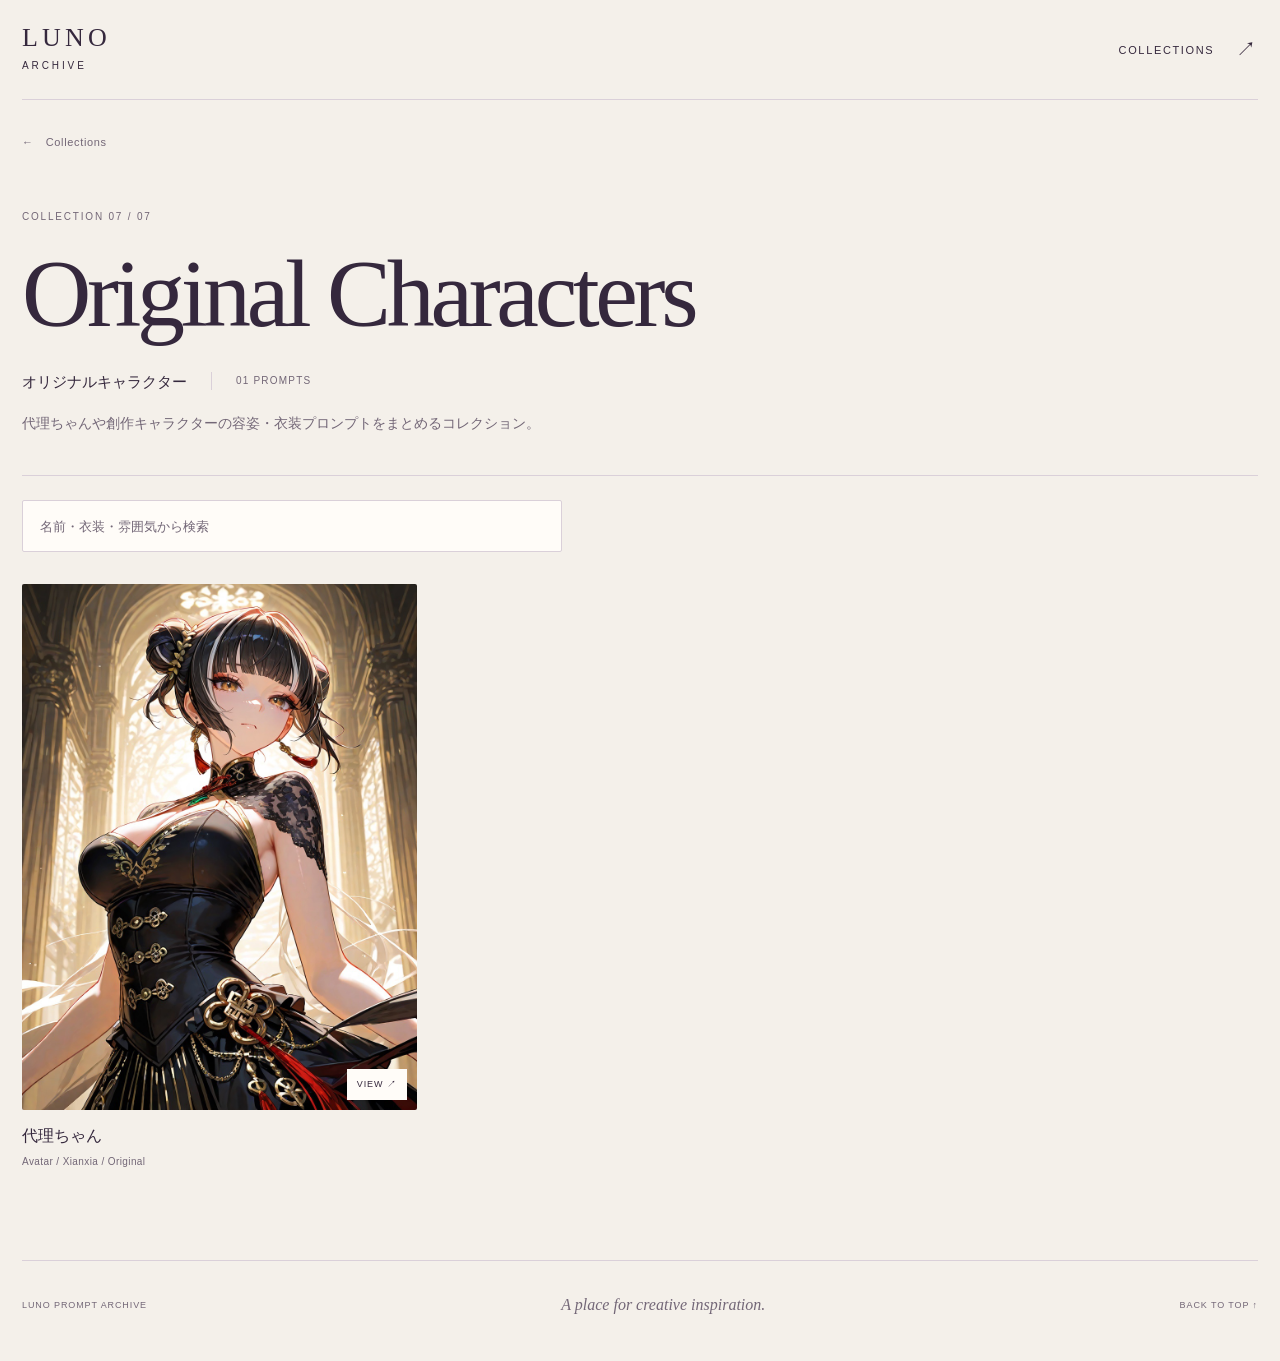
<file: original.html>
<!doctype html>
<html lang="ja">
<head>
<meta charset="utf-8">
<meta name="viewport" content="width=device-width,initial-scale=1,viewport-fit=cover">
<meta name="theme-color" content="#F4F0EA">
<title>オリジナルキャラクター | Luno</title>
<link rel="stylesheet" href="style.css?v=20261109-editorial">
</head>
<body id="top">
<main class="shell">
<header class="site-head"><a class="brand" href="index.html" aria-label="Luno Prompt Archive トップ"><span>LUNO</span><span class="brand-sub">ARCHIVE</span></a><a class="head-link" href="index.html#collections">COLLECTIONS <span aria-hidden="true">↗</span></a></header>

<a class="back" href="index.html">Collections</a>
<section class="collection-hero">
  <span class="eyebrow">COLLECTION 07 / 07</span><h1 lang="en">Original Characters</h1><div class="collection-caption">オリジナルキャラクター<span>01 PROMPTS</span></div>
  <p>代理ちゃんや創作キャラクターの容姿・衣装プロンプトをまとめるコレクション。</p>
</section>

<div class="toolbar">
  <input class="search" aria-label="プロンプトを検索" type="search" placeholder="名前・衣装・雰囲気から検索" oninput="filterTiles(this)">
</div>

<section class="gallery" aria-label="プロンプト一覧">
  <button class="prompt-tile"
    data-search="代理ちゃん オリジナル 看板キャラ 仙侠 中華幻想 黒 紅 金 1girl, solo, short hair, high bun, black hair, white streaked hair, brown eyes, hime cut, earrings, refined xianxia-inspired dress, black, crimson and gold palette, layered ceremonial skirt, ornamental knot buttons, silk drapery, jade pendants, luxurious embroidery, noble cultivation world aesthetic, elegant fantasy costume, highly detailed fashion concept art masterpiece, best quality, high quality, highres, ultra detailed, sharp focus, clean lineart, detailed fabric, intricate embroidery, soft cinematic lighting"
    data-prompt="{&quot;title&quot;: &quot;代理ちゃん&quot;, &quot;tag&quot;: &quot;Avatar / Xianxia / Original&quot;, &quot;female&quot;: &quot;1girl, solo, short hair, high bun, black hair, white streaked hair, brown eyes, hime cut, earrings, refined xianxia-inspired dress, black, crimson and gold palette, layered ceremonial skirt, ornamental knot buttons, silk drapery, jade pendants, luxurious embroidery, noble cultivation world aesthetic, elegant fantasy costume, highly detailed fashion concept art&quot;, &quot;femaleImage&quot;: &quot;images/original_01_female.jpg&quot;, &quot;qualityTags&quot;: &quot;masterpiece, best quality, high quality, highres, ultra detailed, sharp focus, clean lineart, detailed fabric, intricate embroidery, soft cinematic lighting&quot;}"
    onclick="openPrompt(this)">
    <div class="tile-visual">
      <img loading="lazy" decoding="async" src="images/original_01_female.jpg" alt="代理ちゃん">
    </div>
    <div class="tile-title">代理ちゃん</div>
    <div class="tile-tag">Avatar / Xianxia / Original</div>
  </button>
</section>

<div class="empty" id="emptyState" role="status">該当するプロンプトがありません。</div>
<footer class="footer"><a href="index.html">LUNO PROMPT ARCHIVE</a><span>A place for creative inspiration.</span><a href="#top">BACK TO TOP ↑</a></footer>
</main>

<div class="modal" id="promptModal" aria-hidden="true">
  <div class="modal-backdrop" onclick="closePrompt()"></div>
  <section class="modal-sheet" role="dialog" aria-modal="true" aria-labelledby="modalTitle" tabindex="-1">
    <div class="modal-grip"></div>
    <button class="modal-close" onclick="closePrompt()" aria-label="閉じる">×</button>
    <div class="modal-image-wrap"><img class="modal-image" id="modalImage" alt=""></div>
    <div class="modal-sub" id="modalSub"></div>
    <h2 id="modalTitle"></h2>
    <div class="gender-tabs" id="genderTabs"></div>

    <div class="quality-label">Character Prompt</div>
    <div class="prompt-box" id="promptText"></div>
    <button class="copy" id="copyButton" onclick="copyPrompt()">Promptをコピー</button>

    <div class="quality-section" id="qualitySection">
      <div class="quality-label">Quality Tags</div>
      <div class="prompt-box" id="qualityText"></div>
      <button class="copy-secondary" id="qualityCopyButton" onclick="copyQualityTags()">品質タグをコピー</button>
    </div>
  </section>
</div>

<script src="app.js?v=20261109-editorial"></script>
</body>
</html>
</file>
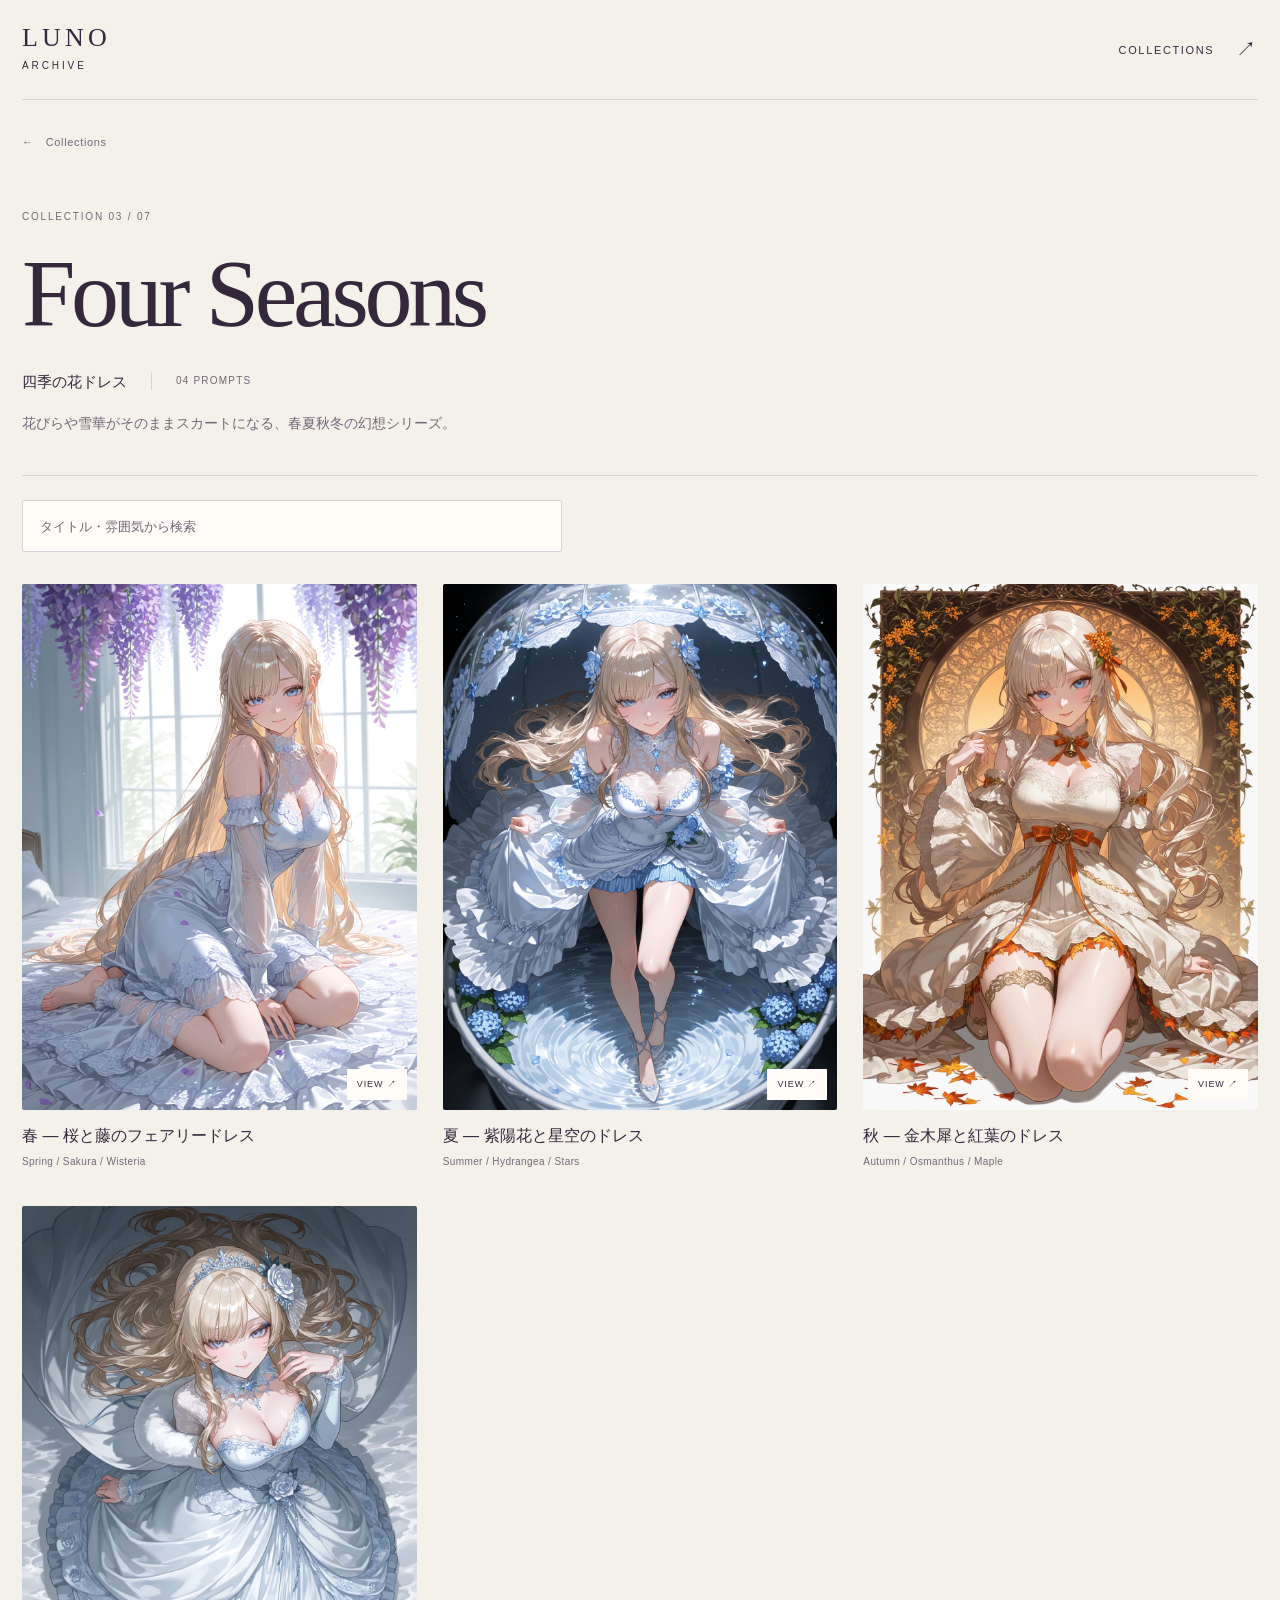
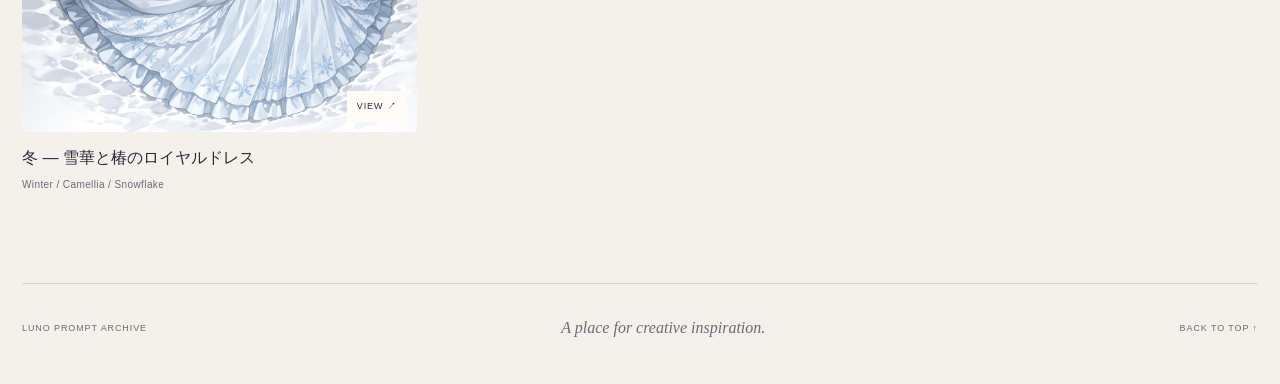
<file: seasons.html>
<!doctype html>
<html lang="ja">
<head>
<meta charset="utf-8">
<meta name="viewport" content="width=device-width,initial-scale=1,viewport-fit=cover">
<meta name="theme-color" content="#F4F0EA">
<title>四季の花ドレス | Luno</title>
<link rel="stylesheet" href="style.css?v=20261109-editorial">
</head>
<body id="top">
<main class="shell">
<header class="site-head"><a class="brand" href="index.html" aria-label="Luno Prompt Archive トップ"><span>LUNO</span><span class="brand-sub">ARCHIVE</span></a><a class="head-link" href="index.html#collections">COLLECTIONS <span aria-hidden="true">↗</span></a></header>

<a class="back" href="index.html">Collections</a>
<section class="collection-hero"><span class="eyebrow">COLLECTION 03 / 07</span><h1 lang="en">Four Seasons</h1><div class="collection-caption">四季の花ドレス<span>04 PROMPTS</span></div><p>花びらや雪華がそのままスカートになる、春夏秋冬の幻想シリーズ。</p></section>
<div class="toolbar"><input class="search" aria-label="プロンプトを検索" type="search" placeholder="タイトル・雰囲気から検索" oninput="filterTiles(this)"></div>
<section class="gallery" aria-label="プロンプト一覧"><button class="prompt-tile" data-search="春 ― 桜と藤のフェアリードレス Spring / Sakura / Wisteria spring flower dress, sakura petals, wisteria flowers, pastel pink and lavender, milk white and pale blue accents, elegant high neck lace collar, long sheer chiffon sleeves, frilled cuffs, modest princess dress, softly flared tiered floral skirt, layered sakura petals and hanging wisteria decorations, delicate embroidery, ribbon-braided half-up hairstyle, soft sunlight, floating petals, dreamy atmosphere, garden background" data-prompt="{&quot;title&quot;: &quot;春 ― 桜と藤のフェアリードレス&quot;, &quot;tag&quot;: &quot;Spring / Sakura / Wisteria&quot;, &quot;prompt&quot;: &quot;spring flower dress, sakura petals, wisteria flowers, pastel pink and lavender, milk white and pale blue accents, elegant high neck lace collar, long sheer chiffon sleeves, frilled cuffs, modest princess dress, softly flared tiered floral skirt, layered sakura petals and hanging wisteria decorations, delicate embroidery, ribbon-braided half-up hairstyle, soft sunlight, floating petals, dreamy atmosphere, garden background&quot;, &quot;image&quot;: &quot;images/season_01_female.jpg&quot;}" onclick="openPrompt(this)">
      <div class="tile-visual"><img loading="lazy" decoding="async" src="images/season_01_female.jpg" alt="春 ― 桜と藤のフェアリードレス" loading="lazy"></div>
      <div class="tile-title">春 ― 桜と藤のフェアリードレス</div>
      <div class="tile-tag">Spring / Sakura / Wisteria</div>
    </button><button class="prompt-tile" data-search="夏 ― 紫陽花と星空のドレス Summer / Hydrangea / Stars hydrangea flower dress, summer fantasy, elegant sheer lace high collar, modest design, airy three-quarter sleeves, layered hydrangea petal skirt, translucent organza, sparkling star bead embroidery, pastel ice blue and lilac, silver and white accents, rainy season atmosphere, glowing particles, floral garden after the rain, soft lighting" data-prompt="{&quot;title&quot;: &quot;夏 ― 紫陽花と星空のドレス&quot;, &quot;tag&quot;: &quot;Summer / Hydrangea / Stars&quot;, &quot;prompt&quot;: &quot;hydrangea flower dress, summer fantasy, elegant sheer lace high collar, modest design, airy three-quarter sleeves, layered hydrangea petal skirt, translucent organza, sparkling star bead embroidery, pastel ice blue and lilac, silver and white accents, rainy season atmosphere, glowing particles, floral garden after the rain, soft lighting&quot;, &quot;image&quot;: &quot;images/season_02_female.jpg&quot;}" onclick="openPrompt(this)">
      <div class="tile-visual"><img loading="lazy" decoding="async" src="images/season_02_female.jpg" alt="夏 ― 紫陽花と星空のドレス" loading="lazy"></div>
      <div class="tile-title">夏 ― 紫陽花と星空のドレス</div>
      <div class="tile-tag">Summer / Hydrangea / Stars</div>
    </button><button class="prompt-tile" data-search="秋 ― 金木犀と紅葉のドレス Autumn / Osmanthus / Maple autumn fairy dress, layered maple leaf skirt, osmanthus flower embroidery, elegant classical stand collar, long bell sleeves, modest vintage dress, velvet ribbon accents, warm amber, orange gold, burgundy and cream palette, golden sunset, falling leaves, sophisticated fantasy fashion, delicate lace, autumn garden background" data-prompt="{&quot;title&quot;: &quot;秋 ― 金木犀と紅葉のドレス&quot;, &quot;tag&quot;: &quot;Autumn / Osmanthus / Maple&quot;, &quot;prompt&quot;: &quot;autumn fairy dress, layered maple leaf skirt, osmanthus flower embroidery, elegant classical stand collar, long bell sleeves, modest vintage dress, velvet ribbon accents, warm amber, orange gold, burgundy and cream palette, golden sunset, falling leaves, sophisticated fantasy fashion, delicate lace, autumn garden background&quot;, &quot;image&quot;: &quot;images/season_03_female.jpg&quot;}" onclick="openPrompt(this)">
      <div class="tile-visual"><img loading="lazy" decoding="async" src="images/season_03_female.jpg" alt="秋 ― 金木犀と紅葉のドレス" loading="lazy"></div>
      <div class="tile-title">秋 ― 金木犀と紅葉のドレス</div>
      <div class="tile-tag">Autumn / Osmanthus / Maple</div>
    </button><button class="prompt-tile" data-search="冬 ― 雪華と椿のロイヤルドレス Winter / Camellia / Snowflake winter snowflake dress, camellia flowers, elegant royal high collar, long sleeves with soft fur-trimmed cuffs, modest princess gown, layered snow crystal skirt, cape-like back ribbon, camellia embroidery, snow white and ice blue palette, silver and pale rose accents, sparkling frost, snowy garden, ethereal winter atmosphere" data-prompt="{&quot;title&quot;: &quot;冬 ― 雪華と椿のロイヤルドレス&quot;, &quot;tag&quot;: &quot;Winter / Camellia / Snowflake&quot;, &quot;prompt&quot;: &quot;winter snowflake dress, camellia flowers, elegant royal high collar, long sleeves with soft fur-trimmed cuffs, modest princess gown, layered snow crystal skirt, cape-like back ribbon, camellia embroidery, snow white and ice blue palette, silver and pale rose accents, sparkling frost, snowy garden, ethereal winter atmosphere&quot;, &quot;image&quot;: &quot;images/season_04_female.jpg&quot;}" onclick="openPrompt(this)">
      <div class="tile-visual"><img loading="lazy" decoding="async" src="images/season_04_female.jpg" alt="冬 ― 雪華と椿のロイヤルドレス" loading="lazy"></div>
      <div class="tile-title">冬 ― 雪華と椿のロイヤルドレス</div>
      <div class="tile-tag">Winter / Camellia / Snowflake</div>
    </button></section>
<div class="empty" id="emptyState" role="status">該当するプロンプトがありません。</div>

<footer class="footer"><a href="index.html">LUNO PROMPT ARCHIVE</a><span>A place for creative inspiration.</span><a href="#top">BACK TO TOP ↑</a></footer>
</main>

<div class="modal" id="promptModal" aria-hidden="true">
  <div class="modal-backdrop" onclick="closePrompt()"></div>
  <section class="modal-sheet" role="dialog" aria-modal="true" aria-labelledby="modalTitle" tabindex="-1">
    <div class="modal-grip"></div>
    <button class="modal-close" onclick="closePrompt()" aria-label="閉じる">×</button>
    <div class="modal-image-wrap"><img class="modal-image" id="modalImage" alt=""></div>
    <div class="modal-sub" id="modalSub"></div>
    <h2 id="modalTitle"></h2>
    <div class="gender-tabs" id="genderTabs"></div>
    <div class="prompt-box" id="promptText"></div>
    <button class="copy" id="copyButton" onclick="copyPrompt()">Promptをコピー</button>
  </section>
</div>

<script src="app.js?v=20261109-editorial"></script>
</body>
</html>
</file>
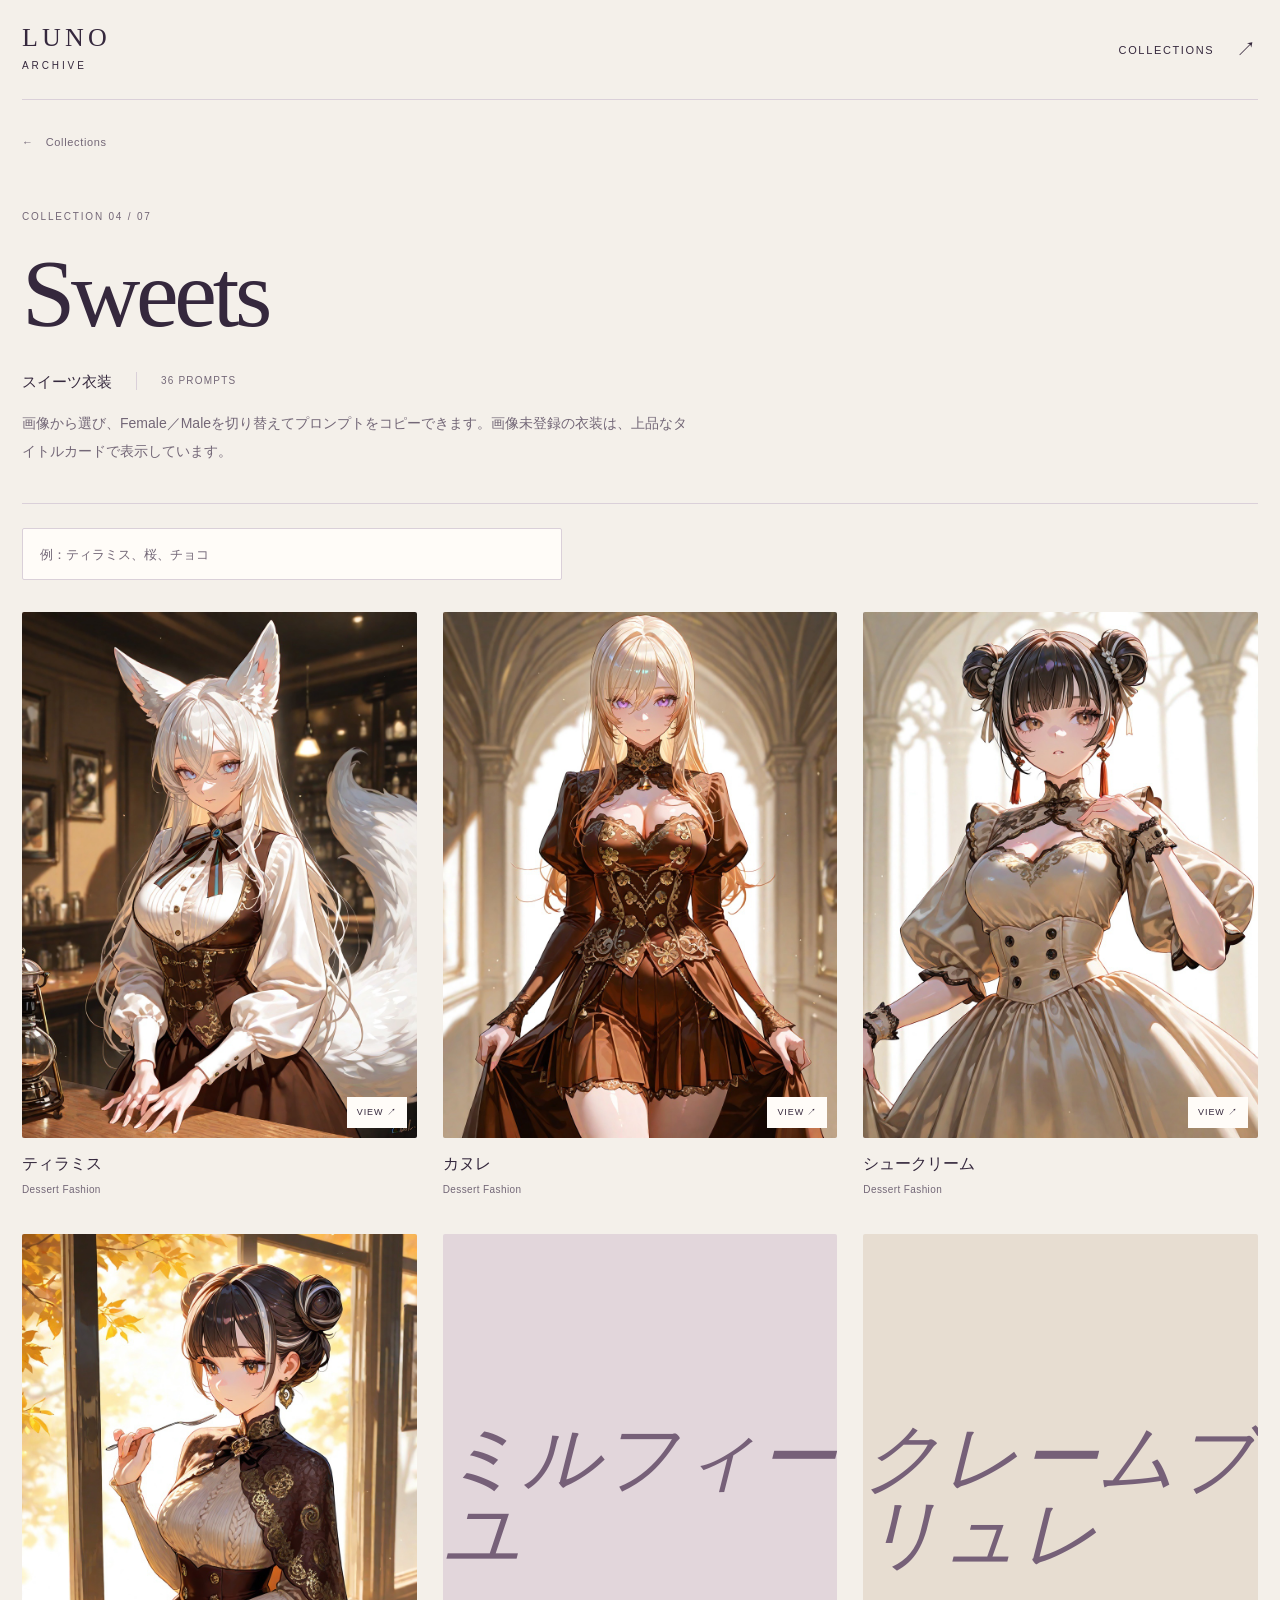
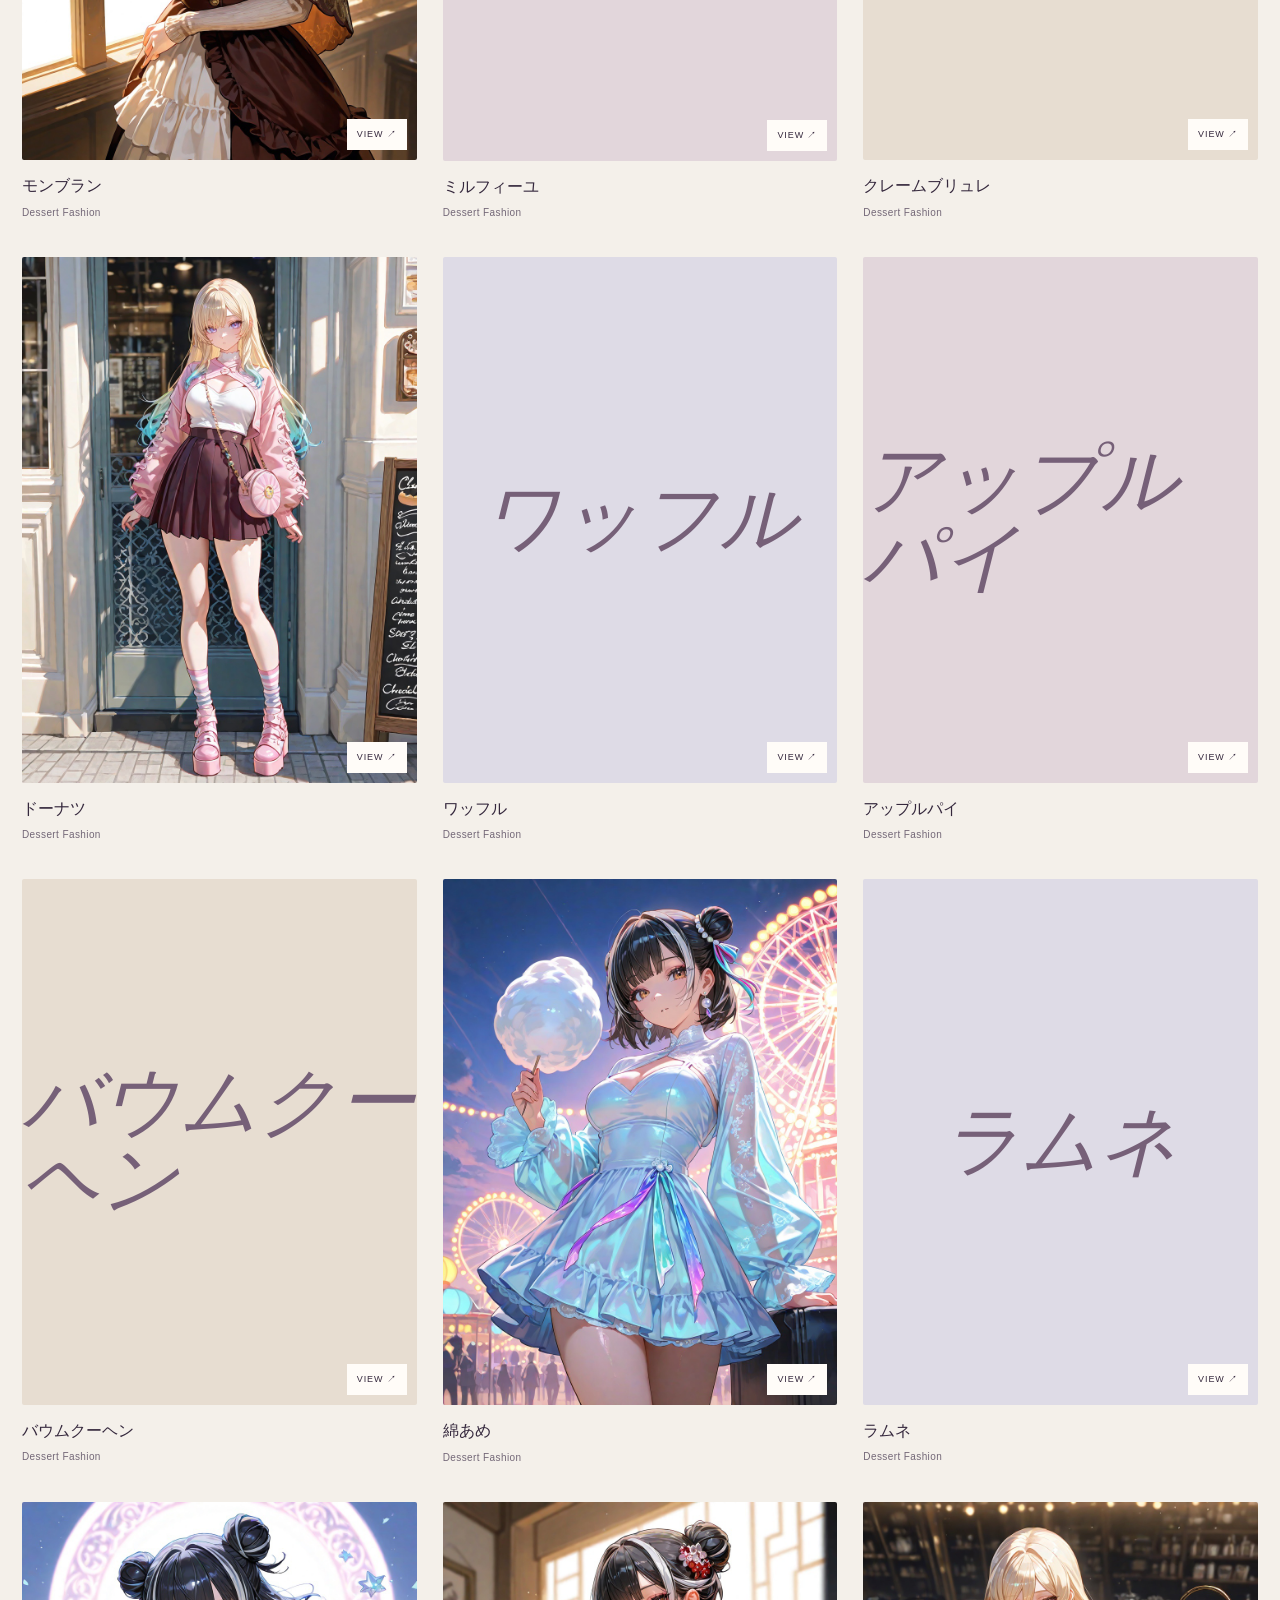
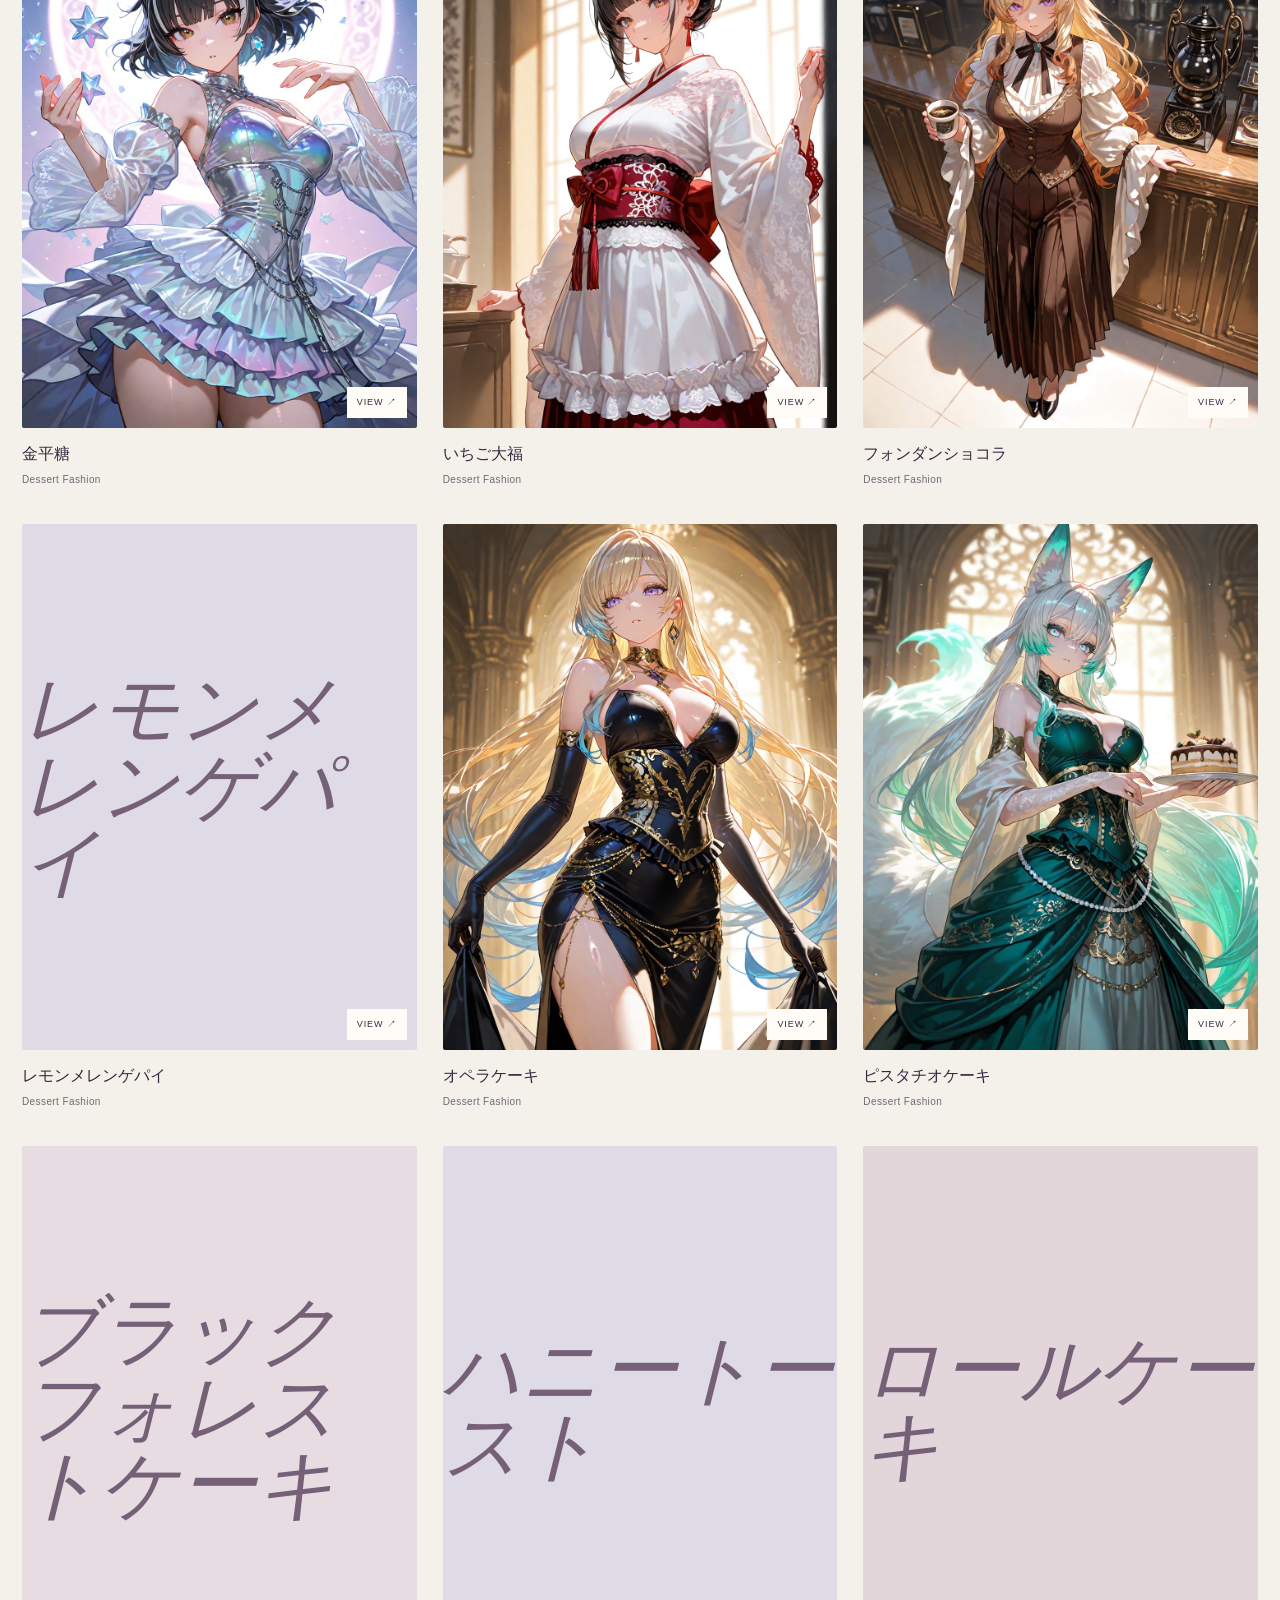
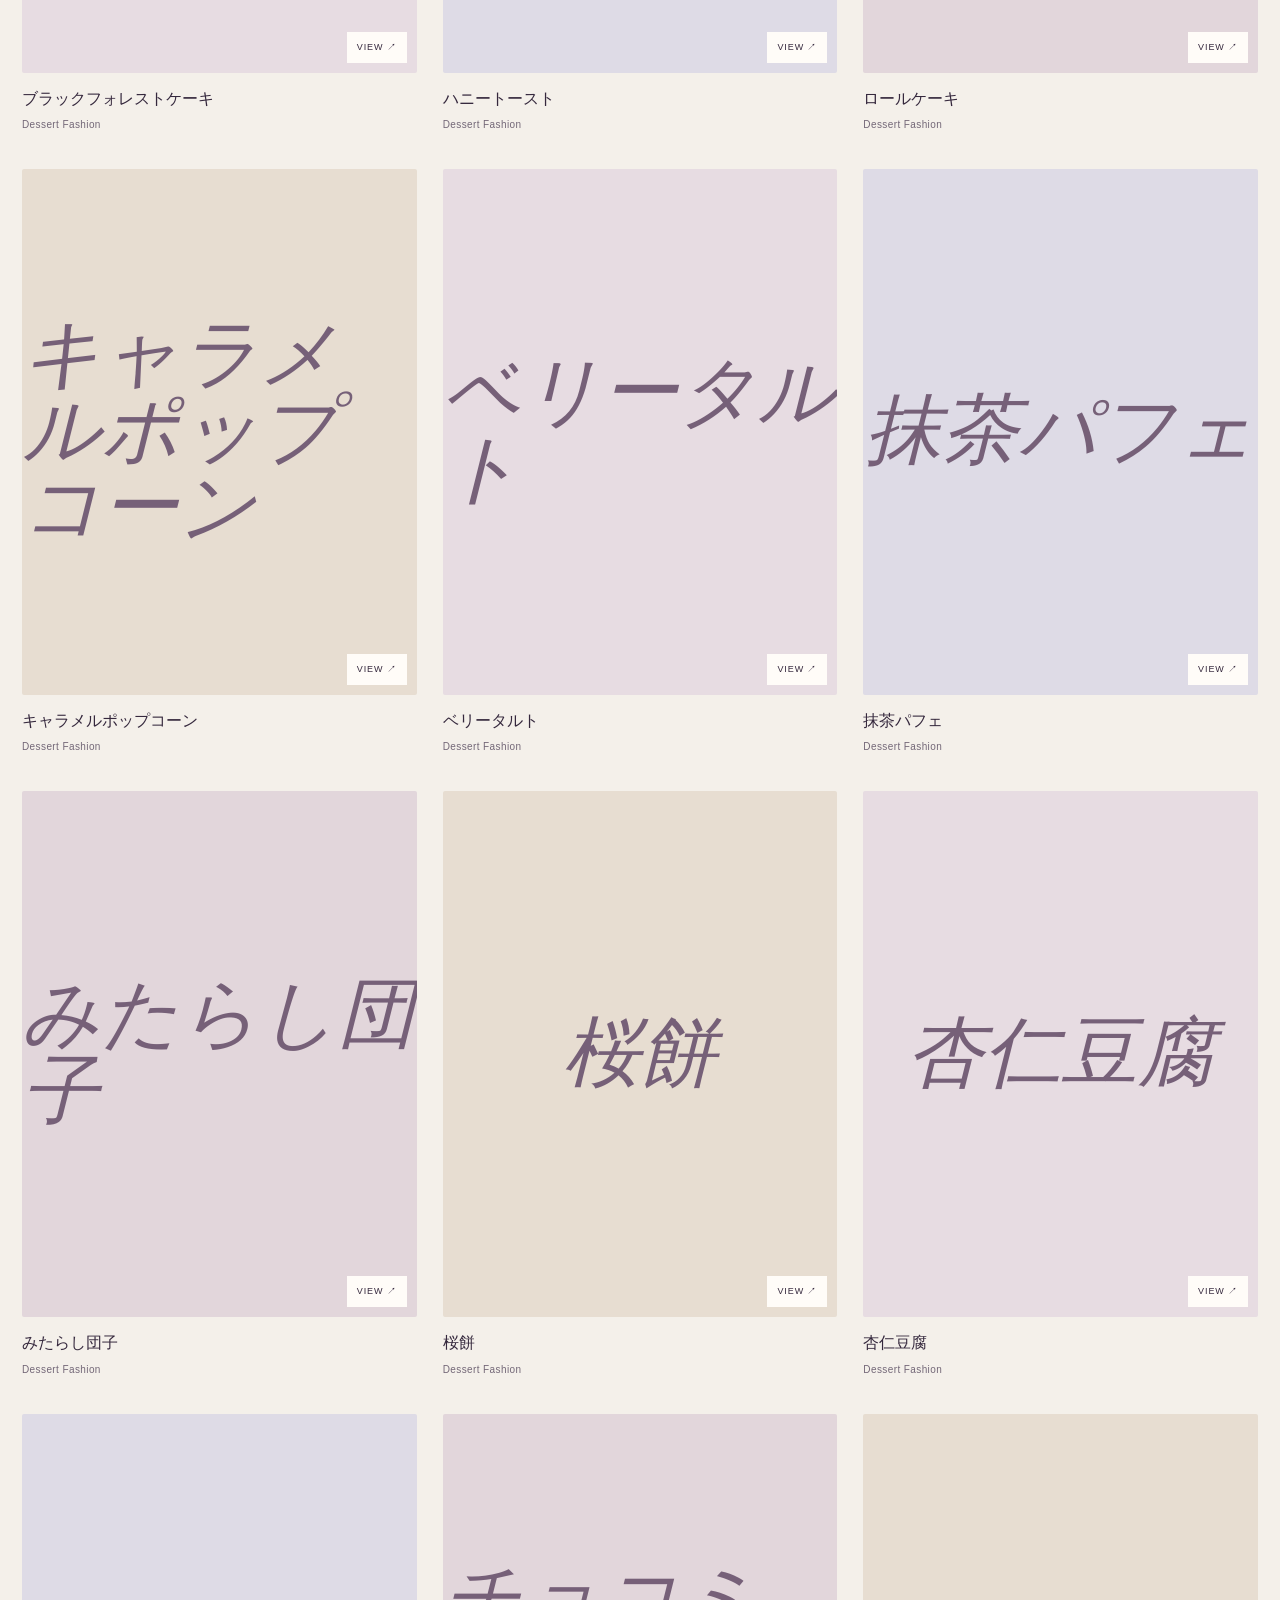
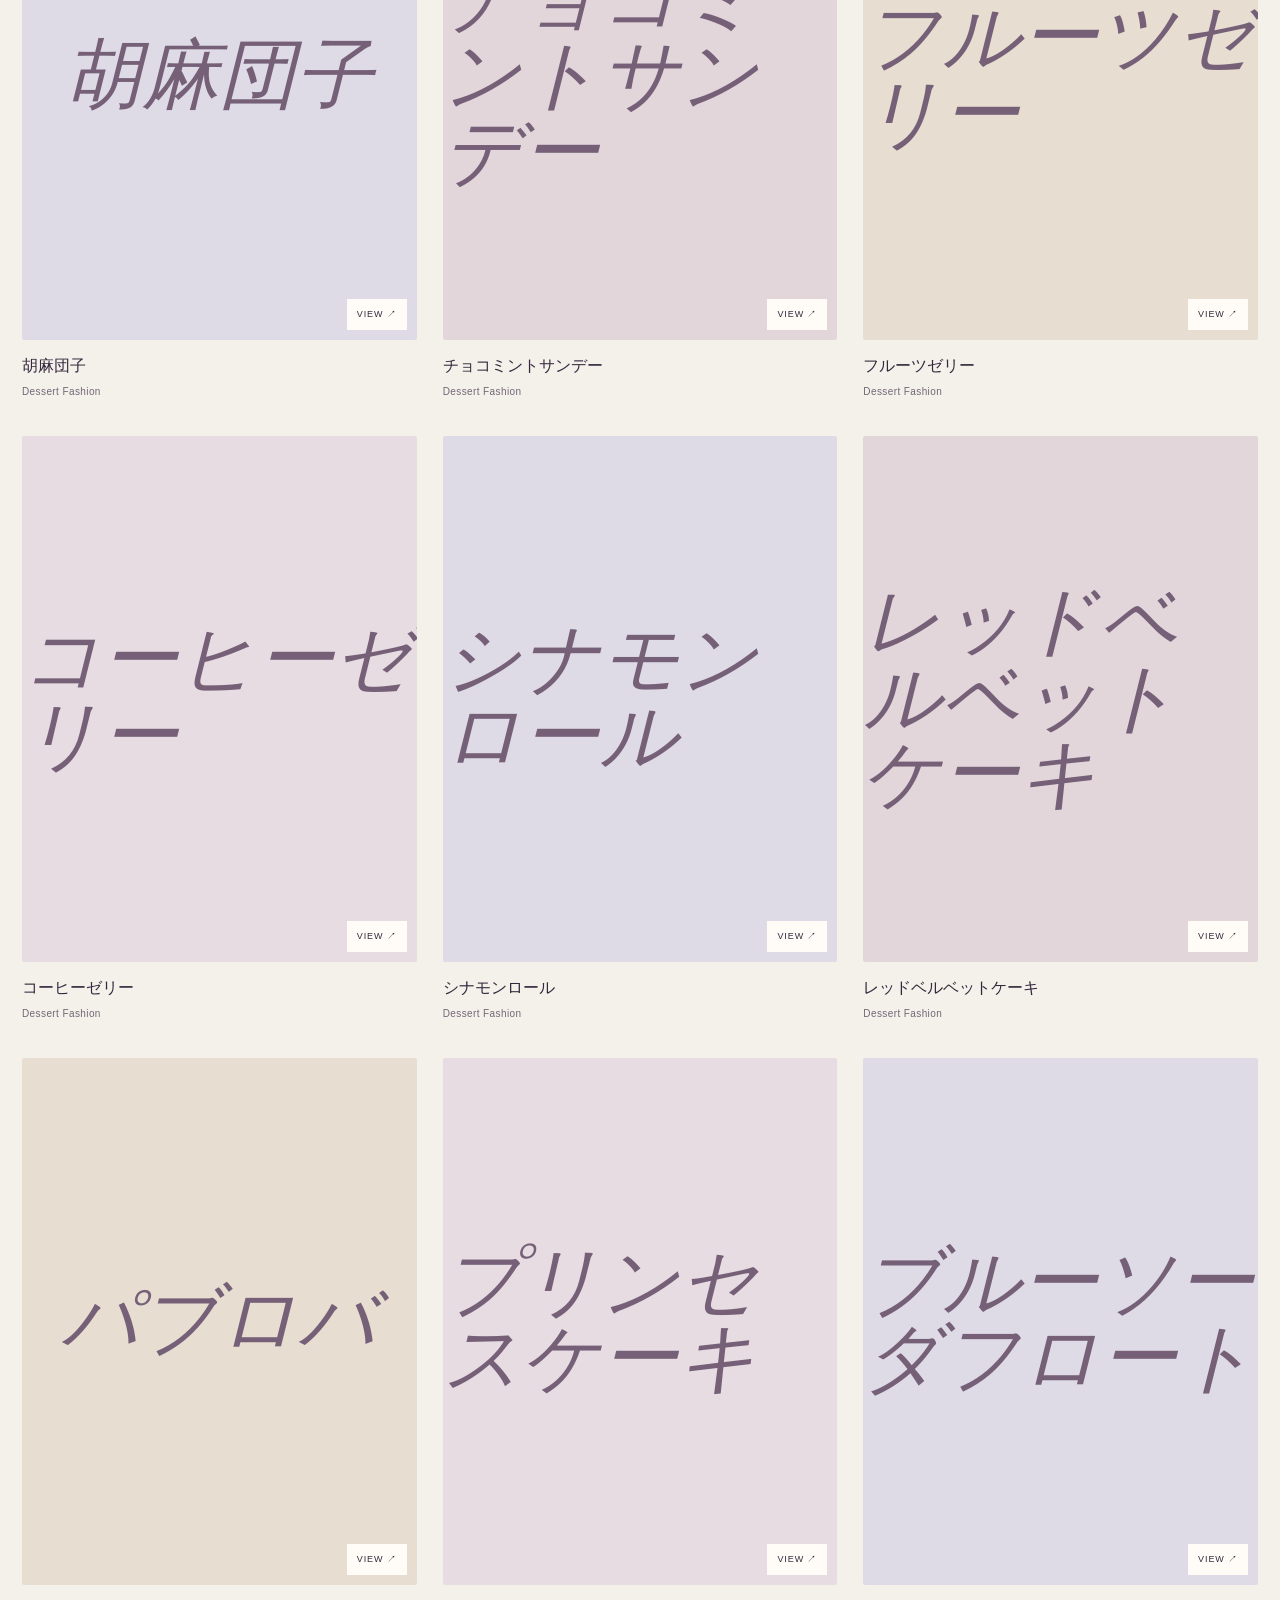
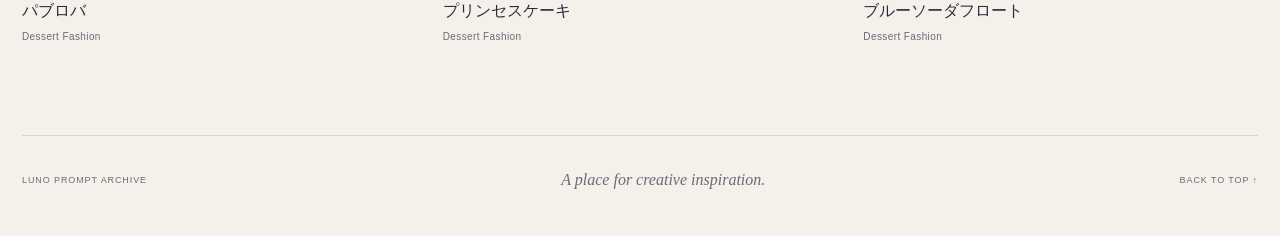
<file: sweets.html>
<!DOCTYPE html>

<html lang="ja">
<head>
<meta charset="utf-8"/>
<meta content="width=device-width,initial-scale=1,viewport-fit=cover" name="viewport"/>
<meta content="#F4F0EA" name="theme-color"/>
<title>スイーツ衣装 | Luno</title>
<link href="style.css?v=20261109-editorial" rel="stylesheet"/>
</head>
<body id="top">
<main class="shell">
<header class="site-head"><a class="brand" href="index.html" aria-label="Luno Prompt Archive トップ"><span>LUNO</span><span class="brand-sub">ARCHIVE</span></a><a class="head-link" href="index.html#collections">COLLECTIONS <span aria-hidden="true">↗</span></a></header>
<a class="back" href="index.html">Collections</a>
<section class="collection-hero"><span class="eyebrow">COLLECTION 04 / 07</span><h1 lang="en">Sweets</h1><div class="collection-caption">スイーツ衣装<span>36 PROMPTS</span></div><p>画像から選び、Female／Maleを切り替えてプロンプトをコピーできます。画像未登録の衣装は、上品なタイトルカードで表示しています。</p></section>
<div class="toolbar"><input class="search" aria-label="プロンプトを検索" oninput="filterTiles(this)" placeholder="例：ティラミス、桜、チョコ" type="search"/></div>
<section class="gallery" aria-label="プロンプト一覧"><button class="prompt-tile" data-prompt='{"title": "ティラミス", "tag": "Dessert Fashion", "female": "wearing a dessert-inspired fashion outfit, mascarpone cream, espresso brown, cocoa color palette, cream blouse, espresso corset vest, cocoa layered midi skirt, velvet ribbon, gold buttons, standing in antique Italian café counter, full body, elegant fashion editorial composition", "male": "wearing a dessert-inspired fashion outfit, mascarpone cream, espresso brown, cocoa color palette, cream shirt, espresso waistcoat, cocoa tailored trousers, velvet neck ribbon, gold buttons, standing in antique Italian café counter, refined full-body pose, elegant fashion editorial composition", "femaleImage": "images/sweet_01_female.jpg", "maleImage": "images/sweet_01_male.jpg"}' data-search="ティラミス dessert fashion wearing a dessert-inspired fashion outfit, mascarpone cream, espresso brown, cocoa color palette, cream blouse, espresso corset vest, cocoa layered midi skirt, velvet ribbon, gold buttons, standing in antique Italian café counter, full body, elegant fashion editorial composition wearing a dessert-inspired fashion outfit, mascarpone cream, espresso brown, cocoa color palette, cream shirt, espresso waistcoat, cocoa tailored trousers, velvet neck ribbon, gold buttons, standing in antique Italian café counter, refined full-body pose, elegant fashion editorial composition" onclick="openPrompt(this)">
<div class="tile-visual"><img loading="lazy" decoding="async" alt="ティラミス" src="images/sweet_01_female.jpg"/></div>
<div class="tile-title">ティラミス</div>
<div class="tile-tag">Dessert Fashion</div>
</button><button class="prompt-tile" data-prompt='{"title": "カヌレ", "tag": "Dessert Fashion", "female": "wearing a dessert-inspired fashion outfit, caramel brown, mahogany, cream color palette, glossy caramel classical dress, bell-shaped vertically pleated skirt, mahogany bodice, cream lace high collar, amber buttons, standing in elegant French bakery, full body, elegant fashion editorial composition", "male": "wearing a dessert-inspired fashion outfit, caramel brown, mahogany, cream color palette, glossy caramel long jacket with vertical pleats, mahogany waistcoat, cream high-collar shirt, brown trousers, amber buttons, standing in elegant French bakery, refined full-body pose, elegant fashion editorial composition", "femaleImage": "images/sweet_02_female.jpg", "maleImage": "images/sweet_02_male.jpg"}' data-search="カヌレ dessert fashion wearing a dessert-inspired fashion outfit, caramel brown, mahogany, cream color palette, glossy caramel classical dress, bell-shaped vertically pleated skirt, mahogany bodice, cream lace high collar, amber buttons, standing in elegant French bakery, full body, elegant fashion editorial composition wearing a dessert-inspired fashion outfit, caramel brown, mahogany, cream color palette, glossy caramel long jacket with vertical pleats, mahogany waistcoat, cream high-collar shirt, brown trousers, amber buttons, standing in elegant French bakery, refined full-body pose, elegant fashion editorial composition" onclick="openPrompt(this)">
<div class="tile-visual"><img loading="lazy" decoding="async" alt="カヌレ" src="images/sweet_02_female.jpg"/></div>
<div class="tile-title">カヌレ</div>
<div class="tile-tag">Dessert Fashion</div>
</button><button class="prompt-tile" data-prompt='{"title": "シュークリーム", "tag": "Dessert Fashion", "female": "wearing a dessert-inspired fashion outfit, ivory cream, caramel beige, soft brown color palette, airy ivory blouse with oversized puff sleeves, caramel high-waisted skirt, lace cuffs, satin ribbon, pearl buttons, standing in bright patisserie, full body, elegant fashion editorial composition", "male": "wearing a dessert-inspired fashion outfit, ivory cream, caramel beige, soft brown color palette, airy ivory shirt with voluminous sleeves, caramel vest, relaxed high-waisted trousers, satin neck ribbon, pearl buttons, standing in bright patisserie, refined full-body pose, elegant fashion editorial composition", "femaleImage": "images/sweet_03_female.jpg", "maleImage": "images/sweet_03_male.jpg"}' data-search="シュークリーム dessert fashion wearing a dessert-inspired fashion outfit, ivory cream, caramel beige, soft brown color palette, airy ivory blouse with oversized puff sleeves, caramel high-waisted skirt, lace cuffs, satin ribbon, pearl buttons, standing in bright patisserie, full body, elegant fashion editorial composition wearing a dessert-inspired fashion outfit, ivory cream, caramel beige, soft brown color palette, airy ivory shirt with voluminous sleeves, caramel vest, relaxed high-waisted trousers, satin neck ribbon, pearl buttons, standing in bright patisserie, refined full-body pose, elegant fashion editorial composition" onclick="openPrompt(this)">
<div class="tile-visual"><img loading="lazy" decoding="async" alt="シュークリーム" src="images/sweet_03_female.jpg"/></div>
<div class="tile-title">シュークリーム</div>
<div class="tile-tag">Dessert Fashion</div>
</button><button class="prompt-tile" data-prompt='{"title": "モンブラン", "tag": "Dessert Fashion", "female": "wearing a dessert-inspired fashion outfit, chestnut brown, cream, dark velvet color palette, chestnut knit top, cream spiral-ruffled skirt, dark velvet capelet, gold leaf embroidery, chestnut brooch, standing in autumn café window, full body, elegant fashion editorial composition", "male": "wearing a dessert-inspired fashion outfit, chestnut brown, cream, dark velvet color palette, chestnut turtleneck, cream trousers, dark velvet short cape, layered chestnut sash, gold leaf embroidery, standing in autumn café window, refined full-body pose, elegant fashion editorial composition", "femaleImage": "images/sweet_04_female.jpg", "maleImage": "images/sweet_04_male.jpg"}' data-search="モンブラン dessert fashion wearing a dessert-inspired fashion outfit, chestnut brown, cream, dark velvet color palette, chestnut knit top, cream spiral-ruffled skirt, dark velvet capelet, gold leaf embroidery, chestnut brooch, standing in autumn café window, full body, elegant fashion editorial composition wearing a dessert-inspired fashion outfit, chestnut brown, cream, dark velvet color palette, chestnut turtleneck, cream trousers, dark velvet short cape, layered chestnut sash, gold leaf embroidery, standing in autumn café window, refined full-body pose, elegant fashion editorial composition" onclick="openPrompt(this)">
<div class="tile-visual"><img loading="lazy" decoding="async" alt="モンブラン" src="images/sweet_04_female.jpg"/></div>
<div class="tile-title">モンブラン</div>
<div class="tile-tag">Dessert Fashion</div>
</button><button class="prompt-tile" data-prompt='{"title": "ミルフィーユ", "tag": "Dessert Fashion", "female": "wearing a dessert-inspired fashion outfit, ivory, golden beige, caramel color palette, couture dress with alternating chiffon and organza pastry-like layers, fitted cream bodice, caramel ribbons, translucent sleeves, standing in luxurious pastry salon, full body, elegant fashion editorial composition", "male": "wearing a dessert-inspired fashion outfit, ivory, golden beige, caramel color palette, layered ivory and golden beige tailcoat, overlapping pastry-sheet panels, cream waistcoat, caramel accents, tailored trousers, standing in luxurious pastry salon, refined full-body pose, elegant fashion editorial composition", "femaleImage": null, "maleImage": null}' data-search="ミルフィーユ dessert fashion wearing a dessert-inspired fashion outfit, ivory, golden beige, caramel color palette, couture dress with alternating chiffon and organza pastry-like layers, fitted cream bodice, caramel ribbons, translucent sleeves, standing in luxurious pastry salon, full body, elegant fashion editorial composition wearing a dessert-inspired fashion outfit, ivory, golden beige, caramel color palette, layered ivory and golden beige tailcoat, overlapping pastry-sheet panels, cream waistcoat, caramel accents, tailored trousers, standing in luxurious pastry salon, refined full-body pose, elegant fashion editorial composition" onclick="openPrompt(this)">
<div class="tile-visual"><div class="placeholder sweet-bg-0"><span>ミルフィーユ</span></div></div>
<div class="tile-title">ミルフィーユ</div>
<div class="tile-tag">Dessert Fashion</div>
</button><button class="prompt-tile" data-prompt='{"title": "クレームブリュレ", "tag": "Dessert Fashion", "female": "wearing a dessert-inspired fashion outfit, custard yellow, caramel brown, gold color palette, custard satin dress, caramel translucent overlay, burnt-sugar gradient hem, gold embroidery, amber crystals, standing in candlelit restaurant, full body, elegant fashion editorial composition", "male": "wearing a dessert-inspired fashion outfit, custard yellow, caramel brown, gold color palette, custard satin shirt, caramel gradient vest, dark trousers, gold embroidery, amber cufflinks, long coat, standing in candlelit restaurant, refined full-body pose, elegant fashion editorial composition", "femaleImage": null, "maleImage": null}' data-search="クレームブリュレ dessert fashion wearing a dessert-inspired fashion outfit, custard yellow, caramel brown, gold color palette, custard satin dress, caramel translucent overlay, burnt-sugar gradient hem, gold embroidery, amber crystals, standing in candlelit restaurant, full body, elegant fashion editorial composition wearing a dessert-inspired fashion outfit, custard yellow, caramel brown, gold color palette, custard satin shirt, caramel gradient vest, dark trousers, gold embroidery, amber cufflinks, long coat, standing in candlelit restaurant, refined full-body pose, elegant fashion editorial composition" onclick="openPrompt(this)">
<div class="tile-visual"><div class="placeholder sweet-bg-1"><span>クレームブリュレ</span></div></div>
<div class="tile-title">クレームブリュレ</div>
<div class="tile-tag">Dessert Fashion</div>
</button><button class="prompt-tile" data-prompt='{"title": "ドーナツ", "tag": "Dessert Fashion", "female": "wearing a dessert-inspired fashion outfit, pastel pink, cream, chocolate brown, sprinkles color palette, pastel cropped jacket, cream top, chocolate pleated skirt, sprinkle bead embroidery, round icing-inspired bag, standing in colorful donut shop, full body, elegant fashion editorial composition", "male": "wearing a dessert-inspired fashion outfit, pastel pink, cream, chocolate brown, sprinkles color palette, pastel bomber jacket, cream shirt, chocolate cargo trousers, sprinkle embroidery, icing-inspired crossbody bag, standing in colorful donut shop, refined full-body pose, elegant fashion editorial composition", "femaleImage": "images/sweet_07_female.jpg", "maleImage": "images/sweet_07_male.jpg"}' data-search="ドーナツ dessert fashion wearing a dessert-inspired fashion outfit, pastel pink, cream, chocolate brown, sprinkles color palette, pastel cropped jacket, cream top, chocolate pleated skirt, sprinkle bead embroidery, round icing-inspired bag, standing in colorful donut shop, full body, elegant fashion editorial composition wearing a dessert-inspired fashion outfit, pastel pink, cream, chocolate brown, sprinkles color palette, pastel bomber jacket, cream shirt, chocolate cargo trousers, sprinkle embroidery, icing-inspired crossbody bag, standing in colorful donut shop, refined full-body pose, elegant fashion editorial composition" onclick="openPrompt(this)">
<div class="tile-visual"><img loading="lazy" decoding="async" alt="ドーナツ" src="images/sweet_07_female.jpg"/></div>
<div class="tile-title">ドーナツ</div>
<div class="tile-tag">Dessert Fashion</div>
</button><button class="prompt-tile" data-prompt='{"title": "ワッフル", "tag": "Dessert Fashion", "female": "wearing a dessert-inspired fashion outfit, honey beige, ivory, caramel color palette, waffle-textured cardigan, ivory blouse, caramel flared skirt with grid stitching, maple ribbon belt, standing in sunlit rustic kitchen, full body, elegant fashion editorial composition", "male": "wearing a dessert-inspired fashion outfit, honey beige, ivory, caramel color palette, waffle-textured sweater, ivory shirt, caramel relaxed trousers, maple suspenders, butter-yellow scarf, standing in sunlit rustic kitchen, refined full-body pose, elegant fashion editorial composition", "femaleImage": null, "maleImage": null}' data-search="ワッフル dessert fashion wearing a dessert-inspired fashion outfit, honey beige, ivory, caramel color palette, waffle-textured cardigan, ivory blouse, caramel flared skirt with grid stitching, maple ribbon belt, standing in sunlit rustic kitchen, full body, elegant fashion editorial composition wearing a dessert-inspired fashion outfit, honey beige, ivory, caramel color palette, waffle-textured sweater, ivory shirt, caramel relaxed trousers, maple suspenders, butter-yellow scarf, standing in sunlit rustic kitchen, refined full-body pose, elegant fashion editorial composition" onclick="openPrompt(this)">
<div class="tile-visual"><div class="placeholder sweet-bg-3"><span>ワッフル</span></div></div>
<div class="tile-title">ワッフル</div>
<div class="tile-tag">Dessert Fashion</div>
</button><button class="prompt-tile" data-prompt='{"title": "アップルパイ", "tag": "Dessert Fashion", "female": "wearing a dessert-inspired fashion outfit, apple red, biscuit beige, caramel brown color palette, apple-red puff-sleeve blouse, biscuit corset belt with lattice ribbons, caramel midi skirt, apple blossom embroidery, standing in cottage bakery window, full body, elegant fashion editorial composition", "male": "wearing a dessert-inspired fashion outfit, apple red, biscuit beige, caramel brown color palette, apple-red shirt, biscuit lattice waistcoat, caramel trousers, cream neck scarf, apple blossom embroidery, standing in cottage bakery window, refined full-body pose, elegant fashion editorial composition", "femaleImage": null, "maleImage": null}' data-search="アップルパイ dessert fashion wearing a dessert-inspired fashion outfit, apple red, biscuit beige, caramel brown color palette, apple-red puff-sleeve blouse, biscuit corset belt with lattice ribbons, caramel midi skirt, apple blossom embroidery, standing in cottage bakery window, full body, elegant fashion editorial composition wearing a dessert-inspired fashion outfit, apple red, biscuit beige, caramel brown color palette, apple-red shirt, biscuit lattice waistcoat, caramel trousers, cream neck scarf, apple blossom embroidery, standing in cottage bakery window, refined full-body pose, elegant fashion editorial composition" onclick="openPrompt(this)">
<div class="tile-visual"><div class="placeholder sweet-bg-0"><span>アップルパイ</span></div></div>
<div class="tile-title">アップルパイ</div>
<div class="tile-tag">Dessert Fashion</div>
</button><button class="prompt-tile" data-prompt='{"title": "バウムクーヘン", "tag": "Dessert Fashion", "female": "wearing a dessert-inspired fashion outfit, cream, golden beige, caramel stripes color palette, long coat dress with concentric layered stripes, fitted waist, wide structured hem, gold clasps, standing in European bakery street, full body, elegant fashion editorial composition", "male": "wearing a dessert-inspired fashion outfit, cream, golden beige, caramel stripes color palette, structured long coat with concentric stripes, brown turtleneck, tailored trousers, gold clasps, standing in European bakery street, refined full-body pose, elegant fashion editorial composition", "femaleImage": null, "maleImage": null}' data-search="バウムクーヘン dessert fashion wearing a dessert-inspired fashion outfit, cream, golden beige, caramel stripes color palette, long coat dress with concentric layered stripes, fitted waist, wide structured hem, gold clasps, standing in European bakery street, full body, elegant fashion editorial composition wearing a dessert-inspired fashion outfit, cream, golden beige, caramel stripes color palette, structured long coat with concentric stripes, brown turtleneck, tailored trousers, gold clasps, standing in European bakery street, refined full-body pose, elegant fashion editorial composition" onclick="openPrompt(this)">
<div class="tile-visual"><div class="placeholder sweet-bg-1"><span>バウムクーヘン</span></div></div>
<div class="tile-title">バウムクーヘン</div>
<div class="tile-tag">Dessert Fashion</div>
</button><button class="prompt-tile" data-prompt='{"title": "綿あめ", "tag": "Dessert Fashion", "female": "wearing a dessert-inspired fashion outfit, pastel pink, pastel blue, white, iridescent color palette, fluffy pastel jacket, white dress, translucent tulle layers, cloud-like sleeves, pearl accessories, standing in night amusement park, full body, elegant fashion editorial composition", "male": "wearing a dessert-inspired fashion outfit, pastel pink, pastel blue, white, iridescent color palette, fluffy pastel jacket, white high-neck shirt, pale blue wide trousers, translucent layers, pearl accessories, standing in night amusement park, refined full-body pose, elegant fashion editorial composition", "femaleImage": "images/sweet_11_female.jpg", "maleImage": "images/sweet_11_male.jpg"}' data-search="綿あめ dessert fashion wearing a dessert-inspired fashion outfit, pastel pink, pastel blue, white, iridescent color palette, fluffy pastel jacket, white dress, translucent tulle layers, cloud-like sleeves, pearl accessories, standing in night amusement park, full body, elegant fashion editorial composition wearing a dessert-inspired fashion outfit, pastel pink, pastel blue, white, iridescent color palette, fluffy pastel jacket, white high-neck shirt, pale blue wide trousers, translucent layers, pearl accessories, standing in night amusement park, refined full-body pose, elegant fashion editorial composition" onclick="openPrompt(this)">
<div class="tile-visual"><img loading="lazy" decoding="async" alt="綿あめ" src="images/sweet_11_female.jpg"/></div>
<div class="tile-title">綿あめ</div>
<div class="tile-tag">Dessert Fashion</div>
</button><button class="prompt-tile" data-prompt='{"title": "ラムネ", "tag": "Dessert Fashion", "female": "wearing a dessert-inspired fashion outfit, aqua blue, white, silver color palette, translucent aqua blouse, white high-waisted shorts, glass marble accessories, silver buttons, blue ribbon belt, standing in seaside festival stall, full body, elegant fashion editorial composition", "male": "wearing a dessert-inspired fashion outfit, aqua blue, white, silver color palette, aqua open-collar shirt with translucent sleeves, white tailored shorts, marble necklace, silver buttons, blue sash, standing in seaside festival stall, refined full-body pose, elegant fashion editorial composition", "femaleImage": null, "maleImage": null}' data-search="ラムネ dessert fashion wearing a dessert-inspired fashion outfit, aqua blue, white, silver color palette, translucent aqua blouse, white high-waisted shorts, glass marble accessories, silver buttons, blue ribbon belt, standing in seaside festival stall, full body, elegant fashion editorial composition wearing a dessert-inspired fashion outfit, aqua blue, white, silver color palette, aqua open-collar shirt with translucent sleeves, white tailored shorts, marble necklace, silver buttons, blue sash, standing in seaside festival stall, refined full-body pose, elegant fashion editorial composition" onclick="openPrompt(this)">
<div class="tile-visual"><div class="placeholder sweet-bg-3"><span>ラムネ</span></div></div>
<div class="tile-title">ラムネ</div>
<div class="tile-tag">Dessert Fashion</div>
</button><button class="prompt-tile" data-prompt='{"title": "金平糖", "tag": "Dessert Fashion", "female": "wearing a dessert-inspired fashion outfit, lavender, pale blue, pink, mint, silver color palette, fantasy dress with star-shaped layered skirt, crystal sugar decorations, translucent sleeves, iridescent bodice, standing in sparkling night sky, full body, elegant fashion editorial composition", "male": "wearing a dessert-inspired fashion outfit, lavender, pale blue, pink, mint, silver color palette, iridescent long jacket with star-shaped tails, white shirt, pale trousers, crystal decorations, translucent shoulder drapes, standing in sparkling night sky, refined full-body pose, elegant fashion editorial composition", "femaleImage": "images/sweet_13_female.jpg", "maleImage": "images/sweet_13_male.jpg"}' data-search="金平糖 dessert fashion wearing a dessert-inspired fashion outfit, lavender, pale blue, pink, mint, silver color palette, fantasy dress with star-shaped layered skirt, crystal sugar decorations, translucent sleeves, iridescent bodice, standing in sparkling night sky, full body, elegant fashion editorial composition wearing a dessert-inspired fashion outfit, lavender, pale blue, pink, mint, silver color palette, iridescent long jacket with star-shaped tails, white shirt, pale trousers, crystal decorations, translucent shoulder drapes, standing in sparkling night sky, refined full-body pose, elegant fashion editorial composition" onclick="openPrompt(this)">
<div class="tile-visual"><img loading="lazy" decoding="async" alt="金平糖" src="images/sweet_13_female.jpg"/></div>
<div class="tile-title">金平糖</div>
<div class="tile-tag">Dessert Fashion</div>
</button><button class="prompt-tile" data-prompt='{"title": "いちご大福", "tag": "Dessert Fashion", "female": "wearing a dessert-inspired fashion outfit, white, pale pink, strawberry red color palette, Japanese-Western outfit, pale pink kimono sleeves, red obi ribbon, fluffy mochi-like layered skirt, sakura lace, standing in traditional confectionery shop, full body, elegant fashion editorial composition", "male": "wearing a dessert-inspired fashion outfit, white, pale pink, strawberry red color palette, white kimono-style shirt, pale pink haori, red obi belt, white tapered trousers, sakura and berry embroidery, standing in traditional confectionery shop, refined full-body pose, elegant fashion editorial composition", "femaleImage": "images/sweet_14_female.jpg", "maleImage": "images/sweet_14_male.jpg"}' data-search="いちご大福 dessert fashion wearing a dessert-inspired fashion outfit, white, pale pink, strawberry red color palette, Japanese-Western outfit, pale pink kimono sleeves, red obi ribbon, fluffy mochi-like layered skirt, sakura lace, standing in traditional confectionery shop, full body, elegant fashion editorial composition wearing a dessert-inspired fashion outfit, white, pale pink, strawberry red color palette, white kimono-style shirt, pale pink haori, red obi belt, white tapered trousers, sakura and berry embroidery, standing in traditional confectionery shop, refined full-body pose, elegant fashion editorial composition" onclick="openPrompt(this)">
<div class="tile-visual"><img loading="lazy" decoding="async" alt="いちご大福" src="images/sweet_14_female.jpg"/></div>
<div class="tile-title">いちご大福</div>
<div class="tile-tag">Dessert Fashion</div>
</button><button class="prompt-tile" data-prompt='{"title": "フォンダンショコラ", "tag": "Dessert Fashion", "female": "wearing a dessert-inspired fashion outfit, dark chocolate, black-brown satin, caramel gold color palette, dark chocolate velvet evening gown, glossy draping, caramel-gold lining, fitted waist, long gloves, ruby jewelry, standing in dim ballroom, full body, elegant fashion editorial composition", "male": "wearing a dessert-inspired fashion outfit, dark chocolate, black-brown satin, caramel gold color palette, dark chocolate velvet tailcoat, glossy satin lapels, caramel-gold lining, black waistcoat, leather gloves, ruby brooch, standing in dim ballroom, refined full-body pose, elegant fashion editorial composition", "femaleImage": "images/sweet_15_female.jpg", "maleImage": "images/sweet_15_male.jpg"}' data-search="フォンダンショコラ dessert fashion wearing a dessert-inspired fashion outfit, dark chocolate, black-brown satin, caramel gold color palette, dark chocolate velvet evening gown, glossy draping, caramel-gold lining, fitted waist, long gloves, ruby jewelry, standing in dim ballroom, full body, elegant fashion editorial composition wearing a dessert-inspired fashion outfit, dark chocolate, black-brown satin, caramel gold color palette, dark chocolate velvet tailcoat, glossy satin lapels, caramel-gold lining, black waistcoat, leather gloves, ruby brooch, standing in dim ballroom, refined full-body pose, elegant fashion editorial composition" onclick="openPrompt(this)">
<div class="tile-visual"><img loading="lazy" decoding="async" alt="フォンダンショコラ" src="images/sweet_15_female.jpg"/></div>
<div class="tile-title">フォンダンショコラ</div>
<div class="tile-tag">Dessert Fashion</div>
</button><button class="prompt-tile" data-prompt='{"title": "レモンメレンゲパイ", "tag": "Dessert Fashion", "female": "wearing a dessert-inspired fashion outfit, lemon yellow, white, biscuit gold color palette, lemon fitted dress, white meringue-like ruffles, biscuit-gold belt, lemon blossom embroidery, airy sleeves, standing in sunny café terrace, full body, elegant fashion editorial composition", "male": "wearing a dessert-inspired fashion outfit, lemon yellow, white, biscuit gold color palette, lemon shirt, white ruffled collar, biscuit-gold vest, ivory trousers, lemon blossom embroidery, standing in sunny café terrace, refined full-body pose, elegant fashion editorial composition", "femaleImage": null, "maleImage": null}' data-search="レモンメレンゲパイ dessert fashion wearing a dessert-inspired fashion outfit, lemon yellow, white, biscuit gold color palette, lemon fitted dress, white meringue-like ruffles, biscuit-gold belt, lemon blossom embroidery, airy sleeves, standing in sunny café terrace, full body, elegant fashion editorial composition wearing a dessert-inspired fashion outfit, lemon yellow, white, biscuit gold color palette, lemon shirt, white ruffled collar, biscuit-gold vest, ivory trousers, lemon blossom embroidery, standing in sunny café terrace, refined full-body pose, elegant fashion editorial composition" onclick="openPrompt(this)">
<div class="tile-visual"><div class="placeholder sweet-bg-3"><span>レモンメレンゲパイ</span></div></div>
<div class="tile-title">レモンメレンゲパイ</div>
<div class="tile-tag">Dessert Fashion</div>
</button><button class="prompt-tile" data-prompt='{"title": "オペラケーキ", "tag": "Dessert Fashion", "female": "wearing a dessert-inspired fashion outfit, black, espresso brown, gold color palette, luxurious dress with sharp rectangular layered panels, black bodice, chocolate skirt, thin gold lines, long gloves, standing in grand European salon, full body, elegant fashion editorial composition", "male": "wearing a dessert-inspired fashion outfit, black, espresso brown, gold color palette, structured black and espresso long jacket, chocolate waistcoat, gold piping, black trousers, gloves, standing in grand European salon, refined full-body pose, elegant fashion editorial composition", "femaleImage": "images/sweet_17_female.jpg", "maleImage": "images/sweet_17_male.jpg"}' data-search="オペラケーキ dessert fashion wearing a dessert-inspired fashion outfit, black, espresso brown, gold color palette, luxurious dress with sharp rectangular layered panels, black bodice, chocolate skirt, thin gold lines, long gloves, standing in grand European salon, full body, elegant fashion editorial composition wearing a dessert-inspired fashion outfit, black, espresso brown, gold color palette, structured black and espresso long jacket, chocolate waistcoat, gold piping, black trousers, gloves, standing in grand European salon, refined full-body pose, elegant fashion editorial composition" onclick="openPrompt(this)">
<div class="tile-visual"><img loading="lazy" decoding="async" alt="オペラケーキ" src="images/sweet_17_female.jpg"/></div>
<div class="tile-title">オペラケーキ</div>
<div class="tile-tag">Dessert Fashion</div>
</button><button class="prompt-tile" data-prompt='{"title": "ピスタチオケーキ", "tag": "Dessert Fashion", "female": "wearing a dessert-inspired fashion outfit, muted pistachio, cream, biscuit beige color palette, pistachio dress, cream chiffon sleeves, biscuit belt, soft layered skirt, floral embroidery, pearls, standing in botanical café, full body, elegant fashion editorial composition", "male": "wearing a dessert-inspired fashion outfit, muted pistachio, cream, biscuit beige color palette, pistachio tailored jacket, cream loose-sleeve shirt, biscuit waistcoat, dark green trousers, pearl tie pin, standing in botanical café, refined full-body pose, elegant fashion editorial composition", "femaleImage": "images/sweet_18_female.jpg", "maleImage": "images/sweet_18_male.jpg"}' data-search="ピスタチオケーキ dessert fashion wearing a dessert-inspired fashion outfit, muted pistachio, cream, biscuit beige color palette, pistachio dress, cream chiffon sleeves, biscuit belt, soft layered skirt, floral embroidery, pearls, standing in botanical café, full body, elegant fashion editorial composition wearing a dessert-inspired fashion outfit, muted pistachio, cream, biscuit beige color palette, pistachio tailored jacket, cream loose-sleeve shirt, biscuit waistcoat, dark green trousers, pearl tie pin, standing in botanical café, refined full-body pose, elegant fashion editorial composition" onclick="openPrompt(this)">
<div class="tile-visual"><img loading="lazy" decoding="async" alt="ピスタチオケーキ" src="images/sweet_18_female.jpg"/></div>
<div class="tile-title">ピスタチオケーキ</div>
<div class="tile-tag">Dessert Fashion</div>
</button><button class="prompt-tile" data-prompt='{"title": "ブラックフォレストケーキ", "tag": "Dessert Fashion", "female": "wearing a dessert-inspired fashion outfit, black, dark chocolate, whipped-cream white, cherry red color palette, black chiffon and chocolate velvet dress, white ruffles, cherry-red ribbons, cherry gemstones, sheer sleeves, standing in luxurious European patisserie, full body, elegant fashion editorial composition", "male": "wearing a dessert-inspired fashion outfit, black, dark chocolate, whipped-cream white, cherry red color palette, black velvet long jacket, chocolate waistcoat, white shirt, cherry-red cravat, cherry brooch, standing in luxurious European patisserie, refined full-body pose, elegant fashion editorial composition", "femaleImage": null, "maleImage": null}' data-search="ブラックフォレストケーキ dessert fashion wearing a dessert-inspired fashion outfit, black, dark chocolate, whipped-cream white, cherry red color palette, black chiffon and chocolate velvet dress, white ruffles, cherry-red ribbons, cherry gemstones, sheer sleeves, standing in luxurious European patisserie, full body, elegant fashion editorial composition wearing a dessert-inspired fashion outfit, black, dark chocolate, whipped-cream white, cherry red color palette, black velvet long jacket, chocolate waistcoat, white shirt, cherry-red cravat, cherry brooch, standing in luxurious European patisserie, refined full-body pose, elegant fashion editorial composition" onclick="openPrompt(this)">
<div class="tile-visual"><div class="placeholder sweet-bg-2"><span>ブラックフォレストケーキ</span></div></div>
<div class="tile-title">ブラックフォレストケーキ</div>
<div class="tile-tag">Dessert Fashion</div>
</button><button class="prompt-tile" data-prompt='{"title": "ハニートースト", "tag": "Dessert Fashion", "female": "wearing a dessert-inspired fashion outfit, golden beige, ivory, honey amber, toasted brown color palette, golden cardigan, ivory ruffled blouse, honey pleated skirt, toasted trim, syrup-like ribbon belt, standing in cozy café, full body, elegant fashion editorial composition", "male": "wearing a dessert-inspired fashion outfit, golden beige, ivory, honey amber, toasted brown color palette, golden cardigan, ivory open-collar shirt, toasted trousers, honey suspenders, butter-yellow scarf, standing in cozy café, refined full-body pose, elegant fashion editorial composition", "femaleImage": null, "maleImage": null}' data-search="ハニートースト dessert fashion wearing a dessert-inspired fashion outfit, golden beige, ivory, honey amber, toasted brown color palette, golden cardigan, ivory ruffled blouse, honey pleated skirt, toasted trim, syrup-like ribbon belt, standing in cozy café, full body, elegant fashion editorial composition wearing a dessert-inspired fashion outfit, golden beige, ivory, honey amber, toasted brown color palette, golden cardigan, ivory open-collar shirt, toasted trousers, honey suspenders, butter-yellow scarf, standing in cozy café, refined full-body pose, elegant fashion editorial composition" onclick="openPrompt(this)">
<div class="tile-visual"><div class="placeholder sweet-bg-3"><span>ハニートースト</span></div></div>
<div class="tile-title">ハニートースト</div>
<div class="tile-tag">Dessert Fashion</div>
</button><button class="prompt-tile" data-prompt='{"title": "ロールケーキ", "tag": "Dessert Fashion", "female": "wearing a dessert-inspired fashion outfit, ivory, pale yellow, strawberry pink color palette, ivory romantic dress with spiral embroidery, pale yellow bodice, rounded skirt, strawberry ribbon, puff sleeves, standing in bakery display, full body, elegant fashion editorial composition", "male": "wearing a dessert-inspired fashion outfit, ivory, pale yellow, strawberry pink color palette, ivory long shirt with spiral embroidery, pale yellow vest, beige trousers, strawberry ribbon tie, rounded coat panels, standing in bakery display, refined full-body pose, elegant fashion editorial composition", "femaleImage": null, "maleImage": null}' data-search="ロールケーキ dessert fashion wearing a dessert-inspired fashion outfit, ivory, pale yellow, strawberry pink color palette, ivory romantic dress with spiral embroidery, pale yellow bodice, rounded skirt, strawberry ribbon, puff sleeves, standing in bakery display, full body, elegant fashion editorial composition wearing a dessert-inspired fashion outfit, ivory, pale yellow, strawberry pink color palette, ivory long shirt with spiral embroidery, pale yellow vest, beige trousers, strawberry ribbon tie, rounded coat panels, standing in bakery display, refined full-body pose, elegant fashion editorial composition" onclick="openPrompt(this)">
<div class="tile-visual"><div class="placeholder sweet-bg-0"><span>ロールケーキ</span></div></div>
<div class="tile-title">ロールケーキ</div>
<div class="tile-tag">Dessert Fashion</div>
</button><button class="prompt-tile" data-prompt='{"title": "キャラメルポップコーン", "tag": "Dessert Fashion", "female": "wearing a dessert-inspired fashion outfit, butter yellow, caramel brown, ivory color palette, butter-yellow cropped jacket, caramel bubble skirt, ivory top, rounded popcorn-like details, amber buttons, standing in retro movie theater, full body, elegant fashion editorial composition", "male": "wearing a dessert-inspired fashion outfit, butter yellow, caramel brown, ivory color palette, butter-yellow bomber jacket, ivory shirt, caramel trousers, rounded padded details, striped scarf, standing in retro movie theater, refined full-body pose, elegant fashion editorial composition", "femaleImage": null, "maleImage": null}' data-search="キャラメルポップコーン dessert fashion wearing a dessert-inspired fashion outfit, butter yellow, caramel brown, ivory color palette, butter-yellow cropped jacket, caramel bubble skirt, ivory top, rounded popcorn-like details, amber buttons, standing in retro movie theater, full body, elegant fashion editorial composition wearing a dessert-inspired fashion outfit, butter yellow, caramel brown, ivory color palette, butter-yellow bomber jacket, ivory shirt, caramel trousers, rounded padded details, striped scarf, standing in retro movie theater, refined full-body pose, elegant fashion editorial composition" onclick="openPrompt(this)">
<div class="tile-visual"><div class="placeholder sweet-bg-1"><span>キャラメルポップコーン</span></div></div>
<div class="tile-title">キャラメルポップコーン</div>
<div class="tile-tag">Dessert Fashion</div>
</button><button class="prompt-tile" data-prompt='{"title": "ベリータルト", "tag": "Dessert Fashion", "female": "wearing a dessert-inspired fashion outfit, raspberry red, blueberry navy, blackberry purple, biscuit beige color palette, garden dress, biscuit corset waist, petal skirt, berry embroidery, green leaf lace, standing in flower garden café, full body, elegant fashion editorial composition", "male": "wearing a dessert-inspired fashion outfit, raspberry red, blueberry navy, blackberry purple, biscuit beige color palette, raspberry shirt, navy vest, biscuit trousers, blackberry accents, berry and leaf embroidery, standing in flower garden café, refined full-body pose, elegant fashion editorial composition", "femaleImage": null, "maleImage": null}' data-search="ベリータルト dessert fashion wearing a dessert-inspired fashion outfit, raspberry red, blueberry navy, blackberry purple, biscuit beige color palette, garden dress, biscuit corset waist, petal skirt, berry embroidery, green leaf lace, standing in flower garden café, full body, elegant fashion editorial composition wearing a dessert-inspired fashion outfit, raspberry red, blueberry navy, blackberry purple, biscuit beige color palette, raspberry shirt, navy vest, biscuit trousers, blackberry accents, berry and leaf embroidery, standing in flower garden café, refined full-body pose, elegant fashion editorial composition" onclick="openPrompt(this)">
<div class="tile-visual"><div class="placeholder sweet-bg-2"><span>ベリータルト</span></div></div>
<div class="tile-title">ベリータルト</div>
<div class="tile-tag">Dessert Fashion</div>
</button><button class="prompt-tile" data-prompt='{"title": "抹茶パフェ", "tag": "Dessert Fashion", "female": "wearing a dessert-inspired fashion outfit, matcha green, cream white, azuki red, gold color palette, matcha layered dress, cream ruffles, azuki ribbons, translucent overskirt, gold spoon brooch, standing in modern Japanese dessert café, full body, elegant fashion editorial composition", "male": "wearing a dessert-inspired fashion outfit, matcha green, cream white, azuki red, gold color palette, matcha haori-style jacket, cream high-collar shirt, azuki sash, black trousers, translucent panels, standing in modern Japanese dessert café, refined full-body pose, elegant fashion editorial composition", "femaleImage": null, "maleImage": null}' data-search="抹茶パフェ dessert fashion wearing a dessert-inspired fashion outfit, matcha green, cream white, azuki red, gold color palette, matcha layered dress, cream ruffles, azuki ribbons, translucent overskirt, gold spoon brooch, standing in modern Japanese dessert café, full body, elegant fashion editorial composition wearing a dessert-inspired fashion outfit, matcha green, cream white, azuki red, gold color palette, matcha haori-style jacket, cream high-collar shirt, azuki sash, black trousers, translucent panels, standing in modern Japanese dessert café, refined full-body pose, elegant fashion editorial composition" onclick="openPrompt(this)">
<div class="tile-visual"><div class="placeholder sweet-bg-3"><span>抹茶パフェ</span></div></div>
<div class="tile-title">抹茶パフェ</div>
<div class="tile-tag">Dessert Fashion</div>
</button><button class="prompt-tile" data-prompt='{"title": "みたらし団子", "tag": "Dessert Fashion", "female": "wearing a dessert-inspired fashion outfit, ivory, caramel brown, glossy amber color palette, ivory kimono blouse, caramel pleated skirt, glossy amber obi, rounded dango-like ornaments, bamboo embroidery, standing in traditional festival stall, full body, elegant fashion editorial composition", "male": "wearing a dessert-inspired fashion outfit, ivory, caramel brown, glossy amber color palette, ivory kimono shirt, caramel hakama-style trousers, glossy amber obi, rounded knots, bamboo embroidery, standing in traditional festival stall, refined full-body pose, elegant fashion editorial composition", "femaleImage": null, "maleImage": null}' data-search="みたらし団子 dessert fashion wearing a dessert-inspired fashion outfit, ivory, caramel brown, glossy amber color palette, ivory kimono blouse, caramel pleated skirt, glossy amber obi, rounded dango-like ornaments, bamboo embroidery, standing in traditional festival stall, full body, elegant fashion editorial composition wearing a dessert-inspired fashion outfit, ivory, caramel brown, glossy amber color palette, ivory kimono shirt, caramel hakama-style trousers, glossy amber obi, rounded knots, bamboo embroidery, standing in traditional festival stall, refined full-body pose, elegant fashion editorial composition" onclick="openPrompt(this)">
<div class="tile-visual"><div class="placeholder sweet-bg-0"><span>みたらし団子</span></div></div>
<div class="tile-title">みたらし団子</div>
<div class="tile-tag">Dessert Fashion</div>
</button><button class="prompt-tile" data-prompt='{"title": "桜餅", "tag": "Dessert Fashion", "female": "wearing a dessert-inspired fashion outfit, sakura pink, leaf green, ivory color palette, sakura-pink dress, leaf-green capelet, rounded mochi silhouette, cherry blossom embroidery, pale green obi ribbon, standing in cherry blossom avenue, full body, elegant fashion editorial composition", "male": "wearing a dessert-inspired fashion outfit, sakura pink, leaf green, ivory color palette, sakura-pink kimono shirt, leaf-green haori, ivory trousers, pale green sash, blossom embroidery, standing in cherry blossom avenue, refined full-body pose, elegant fashion editorial composition", "femaleImage": null, "maleImage": null}' data-search="桜餅 dessert fashion wearing a dessert-inspired fashion outfit, sakura pink, leaf green, ivory color palette, sakura-pink dress, leaf-green capelet, rounded mochi silhouette, cherry blossom embroidery, pale green obi ribbon, standing in cherry blossom avenue, full body, elegant fashion editorial composition wearing a dessert-inspired fashion outfit, sakura pink, leaf green, ivory color palette, sakura-pink kimono shirt, leaf-green haori, ivory trousers, pale green sash, blossom embroidery, standing in cherry blossom avenue, refined full-body pose, elegant fashion editorial composition" onclick="openPrompt(this)">
<div class="tile-visual"><div class="placeholder sweet-bg-1"><span>桜餅</span></div></div>
<div class="tile-title">桜餅</div>
<div class="tile-tag">Dessert Fashion</div>
</button><button class="prompt-tile" data-prompt='{"title": "杏仁豆腐", "tag": "Dessert Fashion", "female": "wearing a dessert-inspired fashion outfit, milky white, pale peach, goji red, jade color palette, Chinese-inspired white silk dress, pale peach accents, goji-red details, translucent sleeves, silver almond blossom embroidery, jade ornament, standing in refined Chinese tea salon, full body, elegant fashion editorial composition", "male": "wearing a dessert-inspired fashion outfit, milky white, pale peach, goji red, jade color palette, white silk changshan-inspired jacket, peach lining, goji-red knot buttons, almond blossom embroidery, jade ornament, standing in refined Chinese tea salon, refined full-body pose, elegant fashion editorial composition", "femaleImage": null, "maleImage": null}' data-search="杏仁豆腐 dessert fashion wearing a dessert-inspired fashion outfit, milky white, pale peach, goji red, jade color palette, Chinese-inspired white silk dress, pale peach accents, goji-red details, translucent sleeves, silver almond blossom embroidery, jade ornament, standing in refined Chinese tea salon, full body, elegant fashion editorial composition wearing a dessert-inspired fashion outfit, milky white, pale peach, goji red, jade color palette, white silk changshan-inspired jacket, peach lining, goji-red knot buttons, almond blossom embroidery, jade ornament, standing in refined Chinese tea salon, refined full-body pose, elegant fashion editorial composition" onclick="openPrompt(this)">
<div class="tile-visual"><div class="placeholder sweet-bg-2"><span>杏仁豆腐</span></div></div>
<div class="tile-title">杏仁豆腐</div>
<div class="tile-tag">Dessert Fashion</div>
</button><button class="prompt-tile" data-prompt='{"title": "胡麻団子", "tag": "Dessert Fashion", "female": "wearing a dessert-inspired fashion outfit, ivory, black sesame, golden beige, red tassels color palette, ivory rounded-sleeve blouse, black sesame corset waist, golden bubble skirt, seed bead embroidery, red tassels, standing in lantern-lit Chinese market, full body, elegant fashion editorial composition", "male": "wearing a dessert-inspired fashion outfit, ivory, black sesame, golden beige, red tassels color palette, ivory high-collar shirt, black sesame vest, golden loose trousers, seed embroidery, red tassel belt, standing in lantern-lit Chinese market, refined full-body pose, elegant fashion editorial composition", "femaleImage": null, "maleImage": null}' data-search="胡麻団子 dessert fashion wearing a dessert-inspired fashion outfit, ivory, black sesame, golden beige, red tassels color palette, ivory rounded-sleeve blouse, black sesame corset waist, golden bubble skirt, seed bead embroidery, red tassels, standing in lantern-lit Chinese market, full body, elegant fashion editorial composition wearing a dessert-inspired fashion outfit, ivory, black sesame, golden beige, red tassels color palette, ivory high-collar shirt, black sesame vest, golden loose trousers, seed embroidery, red tassel belt, standing in lantern-lit Chinese market, refined full-body pose, elegant fashion editorial composition" onclick="openPrompt(this)">
<div class="tile-visual"><div class="placeholder sweet-bg-3"><span>胡麻団子</span></div></div>
<div class="tile-title">胡麻団子</div>
<div class="tile-tag">Dessert Fashion</div>
</button><button class="prompt-tile" data-prompt='{"title": "チョコミントサンデー", "tag": "Dessert Fashion", "female": "wearing a dessert-inspired fashion outfit, icy mint, dark chocolate, cream, cherry red color palette, mint fitted top, dark chocolate jacket, cream layered skirt, cherry-red accessories, chocolate-chip beads, glass-like belt, standing in neon dessert bar, full body, elegant fashion editorial composition", "male": "wearing a dessert-inspired fashion outfit, icy mint, dark chocolate, cream, cherry red color palette, mint open-collar shirt, dark chocolate jacket, cream trousers, cherry-red accessories, chip embroidery, standing in neon dessert bar, refined full-body pose, elegant fashion editorial composition", "femaleImage": null, "maleImage": null}' data-search="チョコミントサンデー dessert fashion wearing a dessert-inspired fashion outfit, icy mint, dark chocolate, cream, cherry red color palette, mint fitted top, dark chocolate jacket, cream layered skirt, cherry-red accessories, chocolate-chip beads, glass-like belt, standing in neon dessert bar, full body, elegant fashion editorial composition wearing a dessert-inspired fashion outfit, icy mint, dark chocolate, cream, cherry red color palette, mint open-collar shirt, dark chocolate jacket, cream trousers, cherry-red accessories, chip embroidery, standing in neon dessert bar, refined full-body pose, elegant fashion editorial composition" onclick="openPrompt(this)">
<div class="tile-visual"><div class="placeholder sweet-bg-0"><span>チョコミントサンデー</span></div></div>
<div class="tile-title">チョコミントサンデー</div>
<div class="tile-tag">Dessert Fashion</div>
</button><button class="prompt-tile" data-prompt='{"title": "フルーツゼリー", "tag": "Dessert Fashion", "female": "wearing a dessert-inspired fashion outfit, orange, grape purple, peach pink, lime green, clear gloss color palette, transparent organza dress with multicolor jelly layers, glossy skirt, fruit crystals, white inner dress, sheer sleeves, standing in bright glasshouse café, full body, elegant fashion editorial composition", "male": "wearing a dessert-inspired fashion outfit, orange, grape purple, peach pink, lime green, clear gloss color palette, transparent multicolor organza jacket panels, white shirt, pale trousers, glossy sash, fruit crystals, standing in bright glasshouse café, refined full-body pose, elegant fashion editorial composition", "femaleImage": null, "maleImage": null}' data-search="フルーツゼリー dessert fashion wearing a dessert-inspired fashion outfit, orange, grape purple, peach pink, lime green, clear gloss color palette, transparent organza dress with multicolor jelly layers, glossy skirt, fruit crystals, white inner dress, sheer sleeves, standing in bright glasshouse café, full body, elegant fashion editorial composition wearing a dessert-inspired fashion outfit, orange, grape purple, peach pink, lime green, clear gloss color palette, transparent multicolor organza jacket panels, white shirt, pale trousers, glossy sash, fruit crystals, standing in bright glasshouse café, refined full-body pose, elegant fashion editorial composition" onclick="openPrompt(this)">
<div class="tile-visual"><div class="placeholder sweet-bg-1"><span>フルーツゼリー</span></div></div>
<div class="tile-title">フルーツゼリー</div>
<div class="tile-tag">Dessert Fashion</div>
</button><button class="prompt-tile" data-prompt='{"title": "コーヒーゼリー", "tag": "Dessert Fashion", "female": "wearing a dessert-inspired fashion outfit, espresso brown, cream white, dark caramel color palette, translucent espresso layered dress, cream ruffles, dark caramel belt, geometric jelly panels, amber crystals, standing in quiet evening café, full body, elegant fashion editorial composition", "male": "wearing a dessert-inspired fashion outfit, espresso brown, cream white, dark caramel color palette, translucent espresso long jacket, cream shirt, dark caramel waistcoat, black trousers, geometric glossy panels, standing in quiet evening café, refined full-body pose, elegant fashion editorial composition", "femaleImage": null, "maleImage": null}' data-search="コーヒーゼリー dessert fashion wearing a dessert-inspired fashion outfit, espresso brown, cream white, dark caramel color palette, translucent espresso layered dress, cream ruffles, dark caramel belt, geometric jelly panels, amber crystals, standing in quiet evening café, full body, elegant fashion editorial composition wearing a dessert-inspired fashion outfit, espresso brown, cream white, dark caramel color palette, translucent espresso long jacket, cream shirt, dark caramel waistcoat, black trousers, geometric glossy panels, standing in quiet evening café, refined full-body pose, elegant fashion editorial composition" onclick="openPrompt(this)">
<div class="tile-visual"><div class="placeholder sweet-bg-2"><span>コーヒーゼリー</span></div></div>
<div class="tile-title">コーヒーゼリー</div>
<div class="tile-tag">Dessert Fashion</div>
</button><button class="prompt-tile" data-prompt='{"title": "シナモンロール", "tag": "Dessert Fashion", "female": "wearing a dessert-inspired fashion outfit, cinnamon brown, ivory icing, beige, caramel color palette, cinnamon knit dress, icing-like ruffled collar, spiral skirt, beige puff sleeves, caramel belt, sugar crystals, standing in winter bakery, full body, elegant fashion editorial composition", "male": "wearing a dessert-inspired fashion outfit, cinnamon brown, ivory icing, beige, caramel color palette, cinnamon knit sweater, icing-like scarf, beige trousers, spiral-pattern coat lining, caramel belt, standing in winter bakery, refined full-body pose, elegant fashion editorial composition", "femaleImage": null, "maleImage": null}' data-search="シナモンロール dessert fashion wearing a dessert-inspired fashion outfit, cinnamon brown, ivory icing, beige, caramel color palette, cinnamon knit dress, icing-like ruffled collar, spiral skirt, beige puff sleeves, caramel belt, sugar crystals, standing in winter bakery, full body, elegant fashion editorial composition wearing a dessert-inspired fashion outfit, cinnamon brown, ivory icing, beige, caramel color palette, cinnamon knit sweater, icing-like scarf, beige trousers, spiral-pattern coat lining, caramel belt, standing in winter bakery, refined full-body pose, elegant fashion editorial composition" onclick="openPrompt(this)">
<div class="tile-visual"><div class="placeholder sweet-bg-3"><span>シナモンロール</span></div></div>
<div class="tile-title">シナモンロール</div>
<div class="tile-tag">Dessert Fashion</div>
</button><button class="prompt-tile" data-prompt='{"title": "レッドベルベットケーキ", "tag": "Dessert Fashion", "female": "wearing a dessert-inspired fashion outfit, crimson, cream white, black, ruby color palette, crimson velvet dramatic dress, cream lace layers, corset bodice, black ribbons, ruby jewelry, standing in luxurious dark salon, full body, elegant fashion editorial composition", "male": "wearing a dessert-inspired fashion outfit, crimson, cream white, black, ruby color palette, crimson velvet long jacket, cream shirt, black waistcoat and trousers, ruby brooch, layered lapels, standing in luxurious dark salon, refined full-body pose, elegant fashion editorial composition", "femaleImage": null, "maleImage": null}' data-search="レッドベルベットケーキ dessert fashion wearing a dessert-inspired fashion outfit, crimson, cream white, black, ruby color palette, crimson velvet dramatic dress, cream lace layers, corset bodice, black ribbons, ruby jewelry, standing in luxurious dark salon, full body, elegant fashion editorial composition wearing a dessert-inspired fashion outfit, crimson, cream white, black, ruby color palette, crimson velvet long jacket, cream shirt, black waistcoat and trousers, ruby brooch, layered lapels, standing in luxurious dark salon, refined full-body pose, elegant fashion editorial composition" onclick="openPrompt(this)">
<div class="tile-visual"><div class="placeholder sweet-bg-0"><span>レッドベルベットケーキ</span></div></div>
<div class="tile-title">レッドベルベットケーキ</div>
<div class="tile-tag">Dessert Fashion</div>
</button><button class="prompt-tile" data-prompt='{"title": "パブロバ", "tag": "Dessert Fashion", "female": "wearing a dessert-inspired fashion outfit, crisp white, raspberry red, passion-fruit yellow color palette, airy white organza couture dress, meringue ruffles, raspberry and yellow accents, fruit crystals, translucent sleeves, standing in bright summer garden, full body, elegant fashion editorial composition", "male": "wearing a dessert-inspired fashion outfit, crisp white, raspberry red, passion-fruit yellow color palette, white layered tailcoat, cloud-like ruffled shirt, raspberry sash, yellow gemstone accents, translucent shoulder drapes, standing in bright summer garden, refined full-body pose, elegant fashion editorial composition", "femaleImage": null, "maleImage": null}' data-search="パブロバ dessert fashion wearing a dessert-inspired fashion outfit, crisp white, raspberry red, passion-fruit yellow color palette, airy white organza couture dress, meringue ruffles, raspberry and yellow accents, fruit crystals, translucent sleeves, standing in bright summer garden, full body, elegant fashion editorial composition wearing a dessert-inspired fashion outfit, crisp white, raspberry red, passion-fruit yellow color palette, white layered tailcoat, cloud-like ruffled shirt, raspberry sash, yellow gemstone accents, translucent shoulder drapes, standing in bright summer garden, refined full-body pose, elegant fashion editorial composition" onclick="openPrompt(this)">
<div class="tile-visual"><div class="placeholder sweet-bg-1"><span>パブロバ</span></div></div>
<div class="tile-title">パブロバ</div>
<div class="tile-tag">Dessert Fashion</div>
</button><button class="prompt-tile" data-prompt='{"title": "プリンセスケーキ", "tag": "Dessert Fashion", "female": "wearing a dessert-inspired fashion outfit, pastel green, cream white, pale pink, pearl color palette, pastel-green satin dress, smooth dome skirt, pale pink rose, cream lace collar, pearl embroidery, standing in royal tearoom, full body, elegant fashion editorial composition", "male": "wearing a dessert-inspired fashion outfit, pastel green, cream white, pale pink, pearl color palette, pastel-green long jacket, cream high-collar shirt, pink rose brooch, pearl embroidery, white trousers, standing in royal tearoom, refined full-body pose, elegant fashion editorial composition", "femaleImage": null, "maleImage": null}' data-search="プリンセスケーキ dessert fashion wearing a dessert-inspired fashion outfit, pastel green, cream white, pale pink, pearl color palette, pastel-green satin dress, smooth dome skirt, pale pink rose, cream lace collar, pearl embroidery, standing in royal tearoom, full body, elegant fashion editorial composition wearing a dessert-inspired fashion outfit, pastel green, cream white, pale pink, pearl color palette, pastel-green long jacket, cream high-collar shirt, pink rose brooch, pearl embroidery, white trousers, standing in royal tearoom, refined full-body pose, elegant fashion editorial composition" onclick="openPrompt(this)">
<div class="tile-visual"><div class="placeholder sweet-bg-2"><span>プリンセスケーキ</span></div></div>
<div class="tile-title">プリンセスケーキ</div>
<div class="tile-tag">Dessert Fashion</div>
</button><button class="prompt-tile" data-prompt='{"title": "ブルーソーダフロート", "tag": "Dessert Fashion", "female": "wearing a dessert-inspired fashion outfit, vivid soda blue, vanilla white, cherry red, silver color palette, translucent soda-blue dress, vanilla ruffles, cherry-red ribbon, glass bubble accessories, silver belt, standing in retro seaside café, full body, elegant fashion editorial composition", "male": "wearing a dessert-inspired fashion outfit, vivid soda blue, vanilla white, cherry red, silver color palette, soda-blue open-collar shirt, white layered vest, cherry-red neck ribbon, pale trousers, glass bubble accessories, standing in retro seaside café, refined full-body pose, elegant fashion editorial composition", "femaleImage": null, "maleImage": null}' data-search="ブルーソーダフロート dessert fashion wearing a dessert-inspired fashion outfit, vivid soda blue, vanilla white, cherry red, silver color palette, translucent soda-blue dress, vanilla ruffles, cherry-red ribbon, glass bubble accessories, silver belt, standing in retro seaside café, full body, elegant fashion editorial composition wearing a dessert-inspired fashion outfit, vivid soda blue, vanilla white, cherry red, silver color palette, soda-blue open-collar shirt, white layered vest, cherry-red neck ribbon, pale trousers, glass bubble accessories, standing in retro seaside café, refined full-body pose, elegant fashion editorial composition" onclick="openPrompt(this)">
<div class="tile-visual"><div class="placeholder sweet-bg-3"><span>ブルーソーダフロート</span></div></div>
<div class="tile-title">ブルーソーダフロート</div>
<div class="tile-tag">Dessert Fashion</div>
</button></section>
<div class="empty" id="emptyState" role="status">該当するプロンプトがありません。</div>
<footer class="footer"><a href="index.html">LUNO PROMPT ARCHIVE</a><span>A place for creative inspiration.</span><a href="#top">BACK TO TOP ↑</a></footer>
</main>
<div class="modal" id="promptModal" aria-hidden="true">
<div class="modal-backdrop" onclick="closePrompt()"></div>
<section class="modal-sheet" role="dialog" aria-modal="true" aria-labelledby="modalTitle" tabindex="-1">
<div class="modal-grip"></div>
<button aria-label="閉じる" class="modal-close" onclick="closePrompt()">×</button>
<div class="modal-image-wrap"><img alt="" class="modal-image" id="modalImage"/></div>
<div class="modal-sub" id="modalSub"></div>
<h2 id="modalTitle"></h2>
<div class="gender-tabs" id="genderTabs"></div>
<div class="prompt-box" id="promptText"></div>
<button class="copy" id="copyButton" onclick="copyPrompt()">Promptをコピー</button>
</section>
</div>
<script src="app.js?v=20261109-editorial"></script>
</body>
</html>
</file>
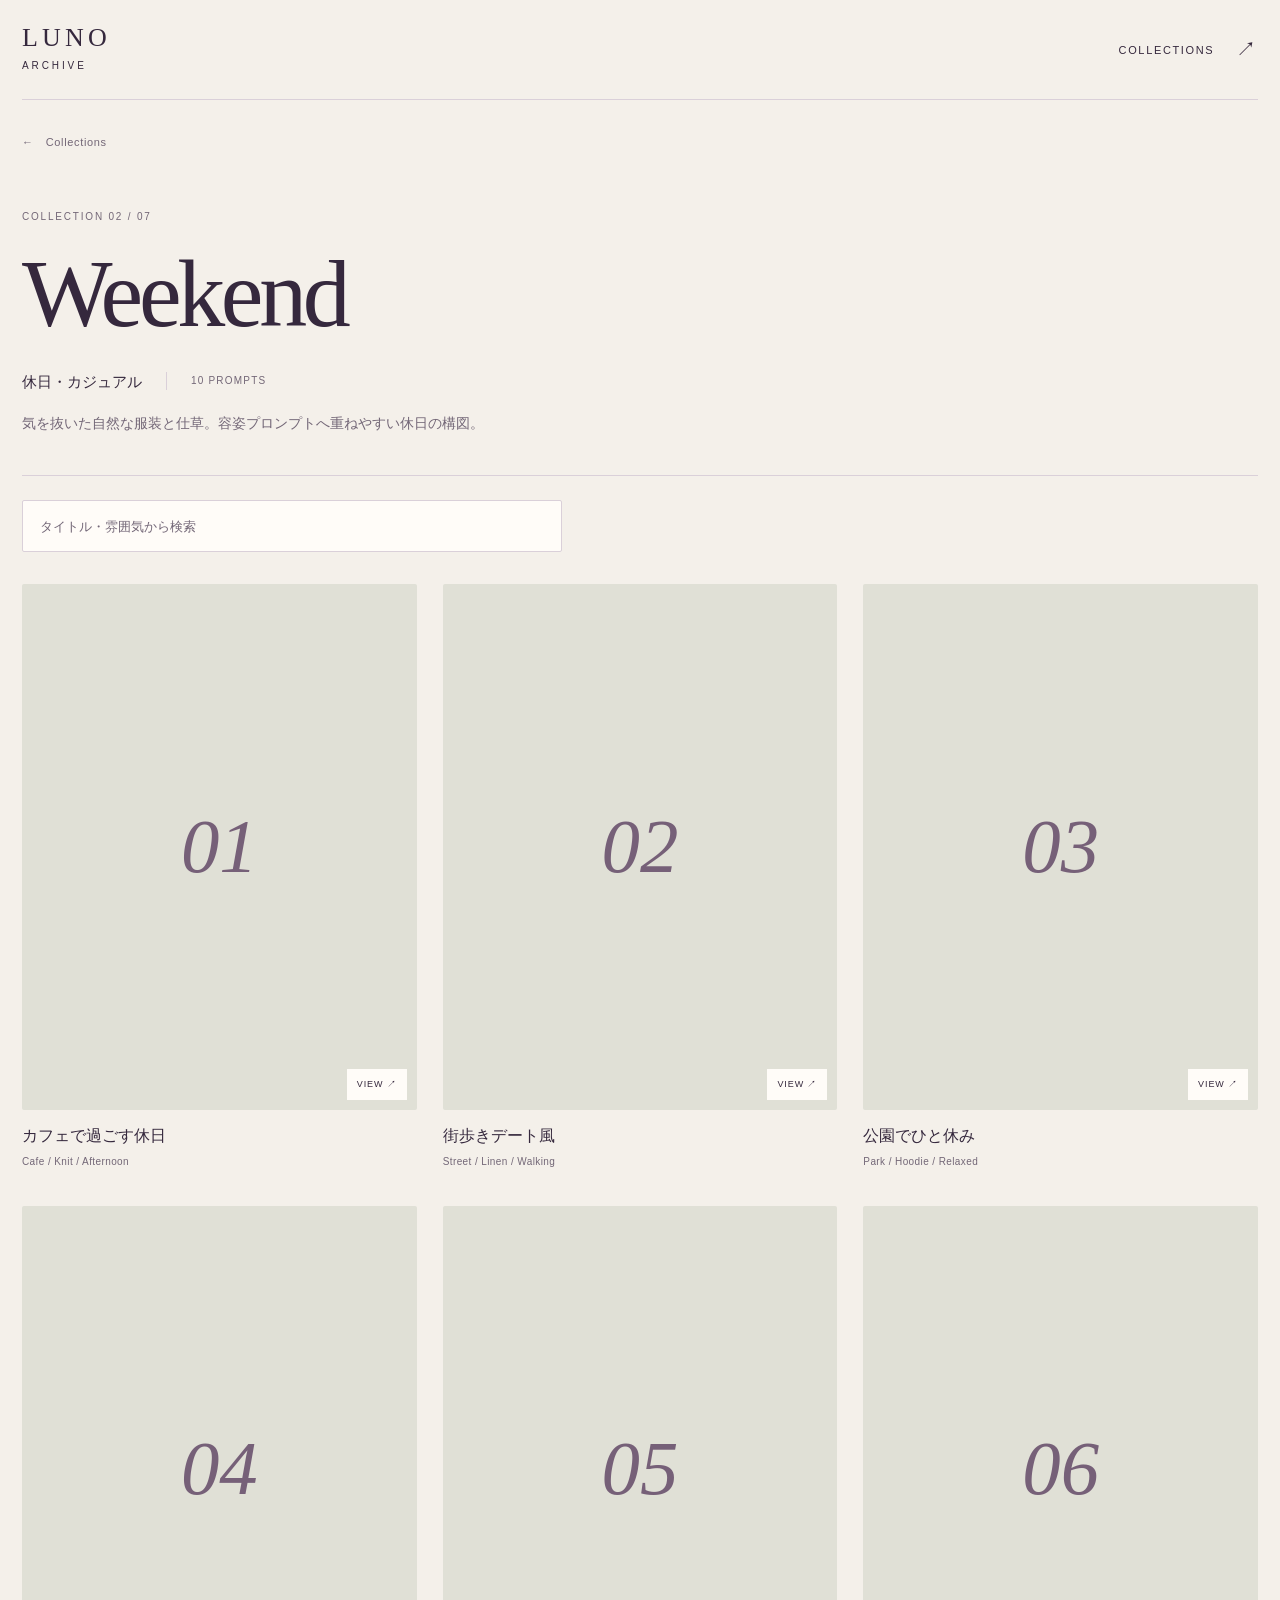
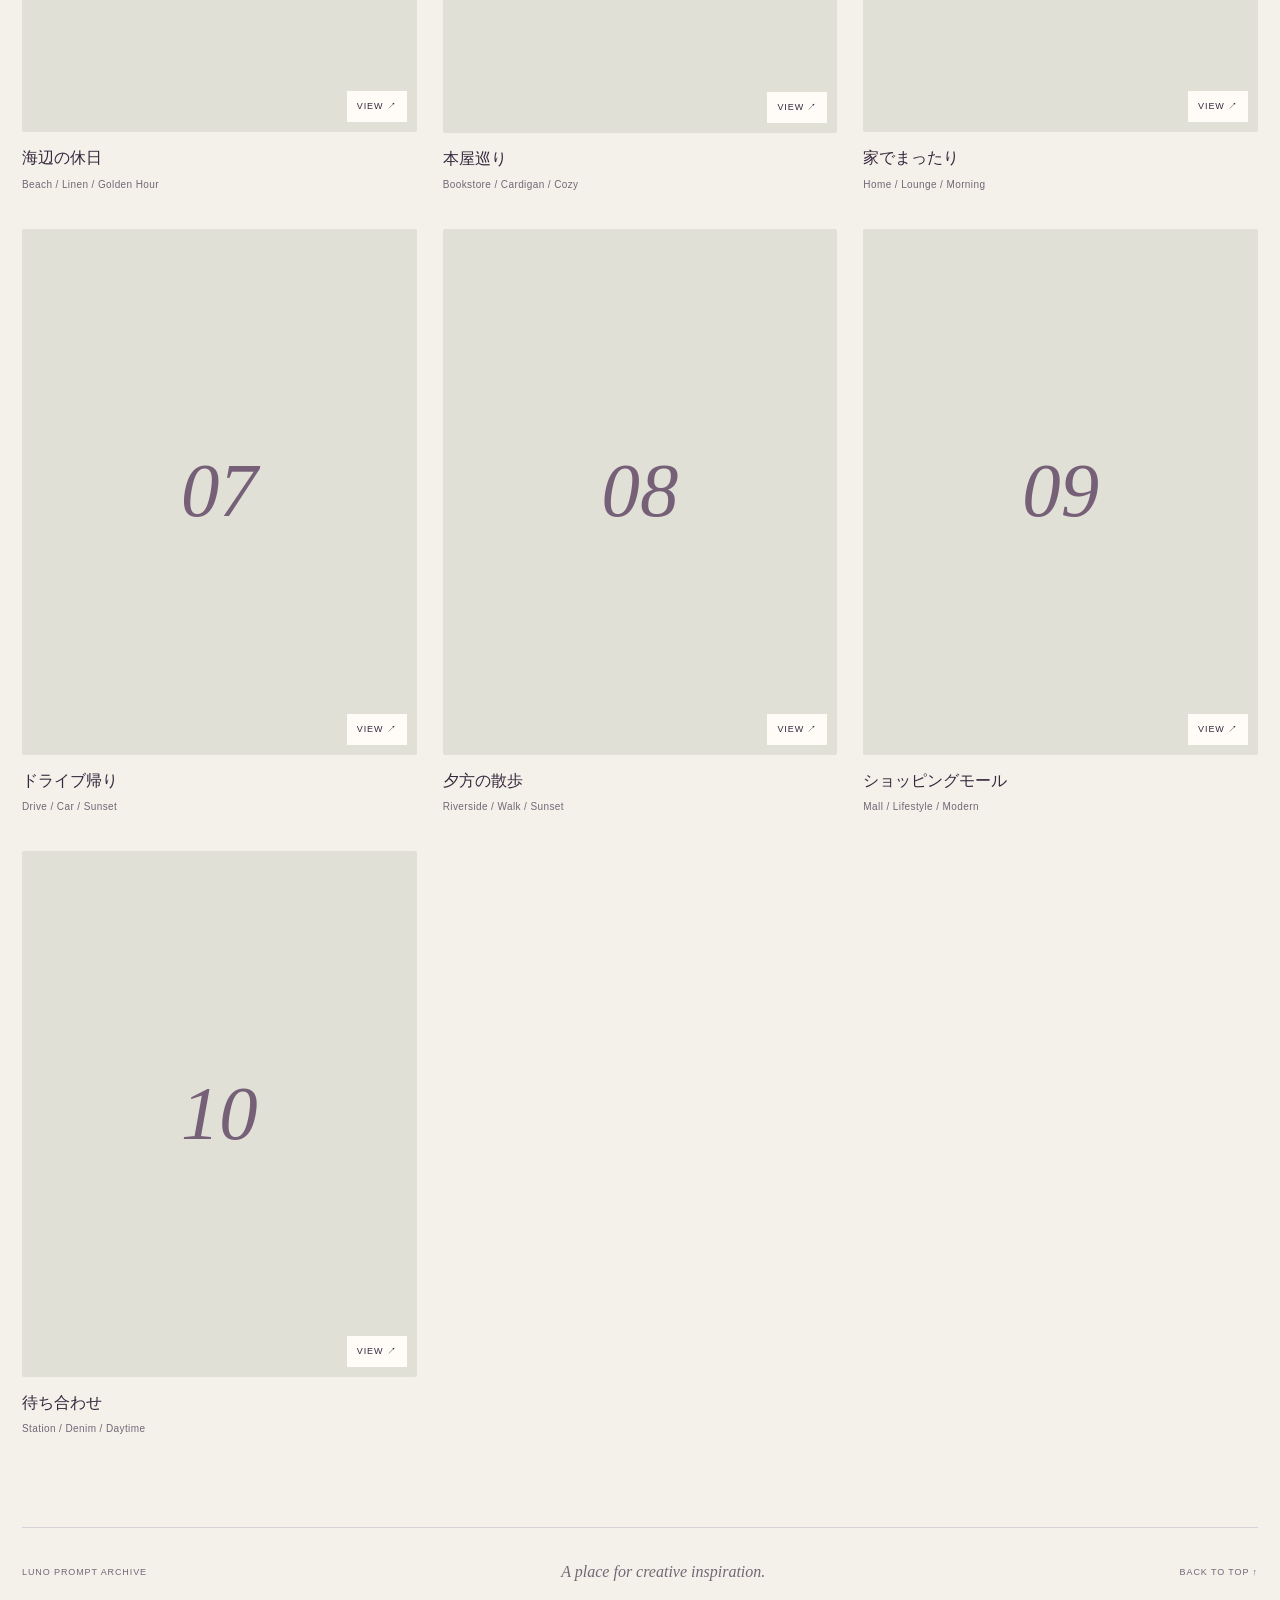
<file: weekend.html>
<!doctype html>
<html lang="ja">
<head>
<meta charset="utf-8">
<meta name="viewport" content="width=device-width,initial-scale=1,viewport-fit=cover">
<meta name="theme-color" content="#F4F0EA">
<title>休日・カジュアル | Luno</title>
<link rel="stylesheet" href="style.css?v=20261109-editorial">
</head>
<body id="top">
<main class="shell">
<header class="site-head"><a class="brand" href="index.html" aria-label="Luno Prompt Archive トップ"><span>LUNO</span><span class="brand-sub">ARCHIVE</span></a><a class="head-link" href="index.html#collections">COLLECTIONS <span aria-hidden="true">↗</span></a></header>

<a class="back" href="index.html">Collections</a>
<section class="collection-hero"><span class="eyebrow">COLLECTION 02 / 07</span><h1 lang="en">Weekend</h1><div class="collection-caption">休日・カジュアル<span>10 PROMPTS</span></div><p>気を抜いた自然な服装と仕草。容姿プロンプトへ重ねやすい休日の構図。</p></section>
<div class="toolbar"><input class="search" aria-label="プロンプトを検索" type="search" placeholder="タイトル・雰囲気から検索" oninput="filterTiles(this)"></div>
<section class="gallery" aria-label="プロンプト一覧"><button class="prompt-tile" data-search="カフェで過ごす休日 Cafe / Knit / Afternoon casual oversized knit, white T-shirt, relaxed straight denim, sneakers, wristwatch, coffee cup, sitting by a cafe window, one arm resting on the table, gentle smile, looking outside, warm afternoon sunlight, candid photography" data-prompt="{&quot;title&quot;: &quot;カフェで過ごす休日&quot;, &quot;tag&quot;: &quot;Cafe / Knit / Afternoon&quot;, &quot;prompt&quot;: &quot;casual oversized knit, white T-shirt, relaxed straight denim, sneakers, wristwatch, coffee cup, sitting by a cafe window, one arm resting on the table, gentle smile, looking outside, warm afternoon sunlight, candid photography&quot;}" onclick="openPrompt(this)">
      <div class="tile-visual"><div class="placeholder weekend-bg"><span>01</span></div></div>
      <div class="tile-title">カフェで過ごす休日</div>
      <div class="tile-tag">Cafe / Knit / Afternoon</div>
    </button><button class="prompt-tile" data-search="街歩きデート風 Street / Linen / Walking open collar linen shirt with rolled sleeves, beige slacks, leather sneakers, crossbody bag, walking through a shopping street, hands in pockets, glancing back over the shoulder, relaxed posture, natural daylight, candid shot" data-prompt="{&quot;title&quot;: &quot;街歩きデート風&quot;, &quot;tag&quot;: &quot;Street / Linen / Walking&quot;, &quot;prompt&quot;: &quot;open collar linen shirt with rolled sleeves, beige slacks, leather sneakers, crossbody bag, walking through a shopping street, hands in pockets, glancing back over the shoulder, relaxed posture, natural daylight, candid shot&quot;}" onclick="openPrompt(this)">
      <div class="tile-visual"><div class="placeholder weekend-bg"><span>02</span></div></div>
      <div class="tile-title">街歩きデート風</div>
      <div class="tile-tag">Street / Linen / Walking</div>
    </button><button class="prompt-tile" data-search="公園でひと休み Park / Hoodie / Relaxed simple hoodie, black jogger pants, sneakers, sitting on a park bench, stretching one arm across the backrest, crossed legs, soft smile, surrounded by greenery, peaceful afternoon" data-prompt="{&quot;title&quot;: &quot;公園でひと休み&quot;, &quot;tag&quot;: &quot;Park / Hoodie / Relaxed&quot;, &quot;prompt&quot;: &quot;simple hoodie, black jogger pants, sneakers, sitting on a park bench, stretching one arm across the backrest, crossed legs, soft smile, surrounded by greenery, peaceful afternoon&quot;}" onclick="openPrompt(this)">
      <div class="tile-visual"><div class="placeholder weekend-bg"><span>03</span></div></div>
      <div class="tile-title">公園でひと休み</div>
      <div class="tile-tag">Park / Hoodie / Relaxed</div>
    </button><button class="prompt-tile" data-search="海辺の休日 Beach / Linen / Golden Hour white linen shirt, light blue shorts, sandals, sunglasses hanging from the collar, standing by the shoreline, ocean breeze moving the clothes, one hand brushing through hair, relaxed expression, golden hour" data-prompt="{&quot;title&quot;: &quot;海辺の休日&quot;, &quot;tag&quot;: &quot;Beach / Linen / Golden Hour&quot;, &quot;prompt&quot;: &quot;white linen shirt, light blue shorts, sandals, sunglasses hanging from the collar, standing by the shoreline, ocean breeze moving the clothes, one hand brushing through hair, relaxed expression, golden hour&quot;}" onclick="openPrompt(this)">
      <div class="tile-visual"><div class="placeholder weekend-bg"><span>04</span></div></div>
      <div class="tile-title">海辺の休日</div>
      <div class="tile-tag">Beach / Linen / Golden Hour</div>
    </button><button class="prompt-tile" data-search="本屋巡り Bookstore / Cardigan / Cozy cardigan over a plain T-shirt, dark jeans, tote bag, holding several books, browsing bookshelves, side profile, relaxed stance, cozy bookstore atmosphere, warm indoor lighting" data-prompt="{&quot;title&quot;: &quot;本屋巡り&quot;, &quot;tag&quot;: &quot;Bookstore / Cardigan / Cozy&quot;, &quot;prompt&quot;: &quot;cardigan over a plain T-shirt, dark jeans, tote bag, holding several books, browsing bookshelves, side profile, relaxed stance, cozy bookstore atmosphere, warm indoor lighting&quot;}" onclick="openPrompt(this)">
      <div class="tile-visual"><div class="placeholder weekend-bg"><span>05</span></div></div>
      <div class="tile-title">本屋巡り</div>
      <div class="tile-tag">Bookstore / Cardigan / Cozy</div>
    </button><button class="prompt-tile" data-search="家でまったり Home / Lounge / Morning loose sweatshirt, comfortable lounge pants, barefoot, sitting on the sofa, holding a mug, one knee raised, looking toward the window, soft morning light, cozy room" data-prompt="{&quot;title&quot;: &quot;家でまったり&quot;, &quot;tag&quot;: &quot;Home / Lounge / Morning&quot;, &quot;prompt&quot;: &quot;loose sweatshirt, comfortable lounge pants, barefoot, sitting on the sofa, holding a mug, one knee raised, looking toward the window, soft morning light, cozy room&quot;}" onclick="openPrompt(this)">
      <div class="tile-visual"><div class="placeholder weekend-bg"><span>06</span></div></div>
      <div class="tile-title">家でまったり</div>
      <div class="tile-tag">Home / Lounge / Morning</div>
    </button><button class="prompt-tile" data-search="ドライブ帰り Drive / Car / Sunset black fitted T-shirt, light jacket tied around the waist, denim pants, sunglasses, leaning against a car, arms loosely crossed, relaxed smile, sunset sky, cinematic composition" data-prompt="{&quot;title&quot;: &quot;ドライブ帰り&quot;, &quot;tag&quot;: &quot;Drive / Car / Sunset&quot;, &quot;prompt&quot;: &quot;black fitted T-shirt, light jacket tied around the waist, denim pants, sunglasses, leaning against a car, arms loosely crossed, relaxed smile, sunset sky, cinematic composition&quot;}" onclick="openPrompt(this)">
      <div class="tile-visual"><div class="placeholder weekend-bg"><span>07</span></div></div>
      <div class="tile-title">ドライブ帰り</div>
      <div class="tile-tag">Drive / Car / Sunset</div>
    </button><button class="prompt-tile" data-search="夕方の散歩 Riverside / Walk / Sunset light cardigan, plain T-shirt, tapered pants, sneakers, walking along a riverside path, hands in pockets, looking toward the sunset, gentle breeze, calm atmosphere, candid composition" data-prompt="{&quot;title&quot;: &quot;夕方の散歩&quot;, &quot;tag&quot;: &quot;Riverside / Walk / Sunset&quot;, &quot;prompt&quot;: &quot;light cardigan, plain T-shirt, tapered pants, sneakers, walking along a riverside path, hands in pockets, looking toward the sunset, gentle breeze, calm atmosphere, candid composition&quot;}" onclick="openPrompt(this)">
      <div class="tile-visual"><div class="placeholder weekend-bg"><span>08</span></div></div>
      <div class="tile-title">夕方の散歩</div>
      <div class="tile-tag">Riverside / Walk / Sunset</div>
    </button><button class="prompt-tile" data-search="ショッピングモール Mall / Lifestyle / Modern zip-up jacket over a plain shirt, wide slacks, sneakers, shopping bags in one hand, standing beside an escalator, looking at the viewer with a relaxed smile, modern interior, casual lifestyle photography" data-prompt="{&quot;title&quot;: &quot;ショッピングモール&quot;, &quot;tag&quot;: &quot;Mall / Lifestyle / Modern&quot;, &quot;prompt&quot;: &quot;zip-up jacket over a plain shirt, wide slacks, sneakers, shopping bags in one hand, standing beside an escalator, looking at the viewer with a relaxed smile, modern interior, casual lifestyle photography&quot;}" onclick="openPrompt(this)">
      <div class="tile-visual"><div class="placeholder weekend-bg"><span>09</span></div></div>
      <div class="tile-title">ショッピングモール</div>
      <div class="tile-tag">Mall / Lifestyle / Modern</div>
    </button><button class="prompt-tile" data-search="待ち合わせ Station / Denim / Daytime casual denim jacket, white T-shirt, black slacks, sneakers, leaning against a station railing, checking a smartphone, one foot slightly forward, natural pose, bright daytime, candid photography" data-prompt="{&quot;title&quot;: &quot;待ち合わせ&quot;, &quot;tag&quot;: &quot;Station / Denim / Daytime&quot;, &quot;prompt&quot;: &quot;casual denim jacket, white T-shirt, black slacks, sneakers, leaning against a station railing, checking a smartphone, one foot slightly forward, natural pose, bright daytime, candid photography&quot;}" onclick="openPrompt(this)">
      <div class="tile-visual"><div class="placeholder weekend-bg"><span>10</span></div></div>
      <div class="tile-title">待ち合わせ</div>
      <div class="tile-tag">Station / Denim / Daytime</div>
    </button></section>
<div class="empty" id="emptyState" role="status">該当するプロンプトがありません。</div>

<footer class="footer"><a href="index.html">LUNO PROMPT ARCHIVE</a><span>A place for creative inspiration.</span><a href="#top">BACK TO TOP ↑</a></footer>
</main>

<div class="modal" id="promptModal" aria-hidden="true">
  <div class="modal-backdrop" onclick="closePrompt()"></div>
  <section class="modal-sheet" role="dialog" aria-modal="true" aria-labelledby="modalTitle" tabindex="-1">
    <div class="modal-grip"></div>
    <button class="modal-close" onclick="closePrompt()" aria-label="閉じる">×</button>
    <div class="modal-image-wrap"><img class="modal-image" id="modalImage" alt=""></div>
    <div class="modal-sub" id="modalSub"></div>
    <h2 id="modalTitle"></h2>
    <div class="gender-tabs" id="genderTabs"></div>
    <div class="prompt-box" id="promptText"></div>
    <button class="copy" id="copyButton" onclick="copyPrompt()">Promptをコピー</button>
  </section>
</div>

<script src="app.js?v=20261109-editorial"></script>
</body>
</html>
</file>
<file: style.css>
:root {
  --paper:#F4F0EA;
  --surface:#FFFCF8;
  --ink:#35283D;
  --mauve:#A494A5;
  --muted:#736777;
  --line:#DAD0D9;
  --gold:#B7A18C;
  --serif:Georgia,'Times New Roman',serif;
}
* {
  box-sizing:border-box;
}
html {
  scroll-behavior:smooth;
  scroll-padding-top:24px;
}
body {
  margin:0;
  background:var(--paper);
  color:var(--ink);
  font-family:-apple-system,BlinkMacSystemFont,'Hiragino Sans','Yu Gothic',sans-serif;
  -webkit-text-size-adjust:100%;
}
body.lock {
  overflow:hidden;
}
button,input {
  font:inherit;
}
a {
  color:inherit;
}
button,a,input {
  -webkit-tap-highlight-color:transparent;
}
button {
  cursor:pointer;
}
button:focus-visible,a:focus-visible,input:focus-visible {
  outline:2px solid var(--ink);
  outline-offset:5px;
}
img {
  max-width:100%;
}
.shell {
  width:min(1280px,100%);
  margin:auto;
  padding:0 max(22px,env(safe-area-inset-right)) max(28px,env(safe-area-inset-bottom)) max(22px,env(safe-area-inset-left));
}
.site-head {
  height:100px;
  display:flex;
  align-items:center;
  justify-content:space-between;
  border-bottom:1px solid var(--line);
  gap:16px;
}
.brand {
  display:flex;
  flex-direction:column;
  width:94px;
  text-decoration:none;
  font:26px/.95 var(--serif);
  letter-spacing:.16em;
}
.brand-sub {
  font:10px/1.5 -apple-system,BlinkMacSystemFont,sans-serif;
  letter-spacing:.29em;
  margin-top:7px;
}
.head-link {
  display:flex;
  align-items:center;
  gap:22px;
  min-height:44px;
  text-decoration:none;
  font-size:11px;
  letter-spacing:.15em;
}
.head-link span {
  font-size:20px;
}
.eyebrow {
  display:block;
  font-size:10px;
  letter-spacing:.18em;
  line-height:1.7;
  color:var(--muted);
}
.hero {
  padding:82px 0 74px;
}
.hero h1 {
  font:400 clamp(68px,10.4vw,142px)/.97 var(--serif);
  letter-spacing:-.055em;
  margin:30px 0 34px;
}
.hero em {
  font-weight:400;
}
.hero-bottom {
  display:flex;
  align-items:end;
  justify-content:space-between;
  gap:24px;
}
.hero p {
  font-size:15px;
  line-height:2;
  margin:0;
  color:var(--muted);
}
.mobile-break {
  display:none;
}
.stats {
  display:flex;
  gap:30px;
  font-size:9px;
  letter-spacing:.12em;
  white-space:nowrap;
}
.stats span {
  display:flex;
  align-items:center;
  gap:10px;
}
.stats b {
  font:28px var(--serif);
  font-weight:400;
}
.section-heading {
  display:flex;
  align-items:center;
  justify-content:space-between;
  gap:16px;
  padding:23px 0 30px;
  border-top:1px solid var(--ink);
}
.section-heading h2 {
  font:400 30px var(--serif);
  letter-spacing:-.03em;
  margin:0;
}
.section-heading>span {
  font-size:9px;
  letter-spacing:.13em;
  color:var(--muted);
}
.collection-grid {
  display:grid;
  grid-template-columns:repeat(3,minmax(0,1fr));
  gap:50px 28px;
}
.collection-card {
  display:block;
  text-decoration:none;
  min-width:0;
}
.visual {
  aspect-ratio:3/4;
  border-radius:2px;
  overflow:hidden;
  background:#e8e1df;
  transition:opacity .2s;
}
.visual img {
  display:block;
  width:100%;
  height:100%;
  object-fit:contain;
}
.collection-card:hover .visual {
  opacity:.9;
}
.meta {
  position:relative;
  padding:17px 20px 0 0;
}
.num {
  display:flex;
  justify-content:space-between;
  gap:6px;
  font-size:9px;
  letter-spacing:.1em;
  color:var(--muted);
}
.num>span {
  letter-spacing:.03em;
}
.meta h2 {
  font:400 clamp(25px,2.8vw,36px)/1.12 var(--serif);
  letter-spacing:-.035em;
  margin:12px 0 8px;
  overflow-wrap:anywhere;
}
.meta p {
  font-size:12px;
  line-height:1.7;
  color:var(--muted);
  margin:0;
}
.card-arrow {
  position:absolute;
  bottom:0;
  right:0;
  font-size:21px;
}
.collection-type {
  display:flex;
  height:100%;
  flex-direction:column;
  justify-content:space-between;
  padding:28px;
  color:var(--ink);
}
.art-birthday {
  background:#e7dde3;
}
.art-weekend {
  background:#dfdfd5;
}
.type-overline {
  font-size:9px;
  letter-spacing:.14em;
}
.type-title {
  font:italic 400 clamp(30px,3.7vw,52px)/1.04 var(--serif);
  letter-spacing:-.045em;
  overflow-wrap:anywhere;
}
.type-foot {
  font:italic 17px/1.4 var(--serif);
  border-top:1px solid #35283d33;
  padding-top:17px;
}
.back {
  display:inline-flex;
  align-items:center;
  min-height:44px;
  margin-top:20px;
  font-size:11px;
  text-decoration:none;
  letter-spacing:.06em;
  color:var(--muted);
}
.back:before {
  content:'←';
  margin-right:12px;
}
.collection-hero {
  padding:44px 0 38px;
  max-width:920px;
}
.collection-hero h1 {
  font:400 clamp(48px,7.8vw,96px)/1.03 var(--serif);
  letter-spacing:-.045em;
  margin:20px 0 24px;
  overflow-wrap:anywhere;
}
.collection-caption {
  display:flex;
  flex-wrap:wrap;
  align-items:center;
  gap:12px 24px;
  font-size:15px;
  line-height:1.8;
}
.collection-caption span {
  font-size:10px;
  letter-spacing:.12em;
  color:var(--muted);
  border-left:1px solid var(--line);
  padding-left:24px;
}
.collection-hero p {
  max-width:670px;
  font-size:14px;
  line-height:2;
  color:var(--muted);
  margin:14px 0 0;
}
.toolbar {
  margin-bottom:32px;
  border-top:1px solid var(--line);
  padding-top:24px;
}
.search {
  display:block;
  width:100%;
  max-width:540px;
  min-height:50px;
  border:1px solid var(--line);
  border-radius:2px;
  background:var(--surface);
  padding:13px 17px;
  font-size:16px;
  line-height:1.5;
  color:var(--ink);
  appearance:none;
}
.search::placeholder {
  color:var(--muted);
  font-size:13px;
}
.gallery {
  display:grid;
  grid-template-columns:repeat(3,minmax(0,1fr));
  gap:36px 26px;
}
.prompt-tile {
  min-width:0;
  border:0;
  padding:0;
  background:transparent;
  color:inherit;
  text-align:left;
}
.tile-visual {
  aspect-ratio:3/4;
  border-radius:2px;
  overflow:hidden;
  position:relative;
  background:#e7e0e5;
  transition:opacity .2s;
}
.tile-visual img {
  display:block;
  width:100%;
  height:100%;
  object-fit:contain;
}
.prompt-tile:hover .tile-visual {
  opacity:.9;
}
.tile-visual:after {
  content:'VIEW ↗';
  position:absolute;
  right:10px;
  bottom:10px;
  font-size:9px;
  letter-spacing:.1em;
  padding:9px 10px;
  background:var(--surface);
  color:var(--ink);
}
.tile-title {
  font-size:16px;
  font-weight:500;
  line-height:1.7;
  margin:12px 0 4px;
  overflow-wrap:anywhere;
}
.tile-tag {
  font-size:10px;
  line-height:1.7;
  letter-spacing:.04em;
  color:var(--muted);
  overflow-wrap:anywhere;
}
.placeholder {
  height:100%;
  display:grid;
  place-items:center;
  background:#e5dce4;
}
.placeholder span {
  font:italic 400 clamp(46px,6vw,84px)/1 var(--serif);
  color:#766078;
}
.weekend-bg,.idol-bg-1 {
  background:#e0e0d6;
}
.spring-bg,.sweet-bg-2,.gothic-bg-1 {
  background:#e7dce2;
}
.summer-bg,.idol-bg-2 {
  background:#dfe5e7;
}
.autumn-bg,.sweet-bg-1 {
  background:#e7ddd1;
}
.winter-bg,.sweet-bg-3,.gothic-bg-2 {
  background:#dedbe6;
}
.sweet-bg-0,.gothic-bg-3 {
  background:#e2d6db;
}
.empty {
  display:none;
  padding:60px 0;
  font-size:14px;
  line-height:1.8;
  text-align:center;
  color:var(--muted);
}
.footer {
  display:flex;
  align-items:center;
  justify-content:space-between;
  flex-wrap:wrap;
  gap:22px;
  margin-top:90px;
  padding:28px 0 12px;
  border-top:1px solid var(--line);
  font-size:9px;
  letter-spacing:.1em;
  color:var(--muted);
}
.footer a {
  text-decoration:none;
  min-height:32px;
  display:inline-flex;
  align-items:center;
}
.footer>span {
  font:italic 16px var(--serif);
  letter-spacing:0;
}
.modal {
  position:fixed;
  inset:0;
  z-index:60;
  display:none;
}
.modal.open {
  display:block;
}
.modal-backdrop {
  position:absolute;
  inset:0;
  background:#21192788;
}
.modal-sheet {
  position:absolute;
  left:50%;
  top:50%;
  transform:translate(-50%,-50%);
  width:min(720px,calc(100% - 48px));
  max-height:88vh;
  max-height:88dvh;
  overflow:auto;
  overscroll-behavior:contain;
  background:var(--surface);
  border:1px solid var(--line);
  border-radius:4px;
  padding:26px 30px 30px;
  scroll-padding-top:68px;
}
.modal-grip {
  display:none;
}
.modal-close {
  display:block;
  position:sticky;
  top:0;
  margin:0 0 12px auto;
  width:44px;
  height:44px;
  border:1px solid var(--line);
  border-radius:2px;
  background:var(--surface);
  font-size:27px;
  line-height:1;
  color:var(--ink);
  z-index:2;
}
.modal-image {
  display:none;
  width:100%;
  height:48vh;
  max-height:48vh;
  object-fit:contain;
  background:var(--paper);
  border-radius:2px;
}
.modal-sub {
  font-size:10px;
  letter-spacing:.1em;
  text-transform:uppercase;
  line-height:1.8;
  color:var(--muted);
  margin-top:24px;
  overflow-wrap:anywhere;
}
.modal h2 {
  font-size:24px;
  font-weight:500;
  line-height:1.5;
  margin:7px 0 20px;
  overflow-wrap:anywhere;
}
.gender-tabs {
  display:flex;
  gap:8px;
  margin:20px 0;
}
.gender-tabs button {
  min-width:90px;
  min-height:44px;
  padding:10px 18px;
  border:1px solid var(--line);
  border-radius:2px;
  background:var(--surface);
  color:var(--ink);
  font-size:13px;
}
.gender-tabs button.active {
  background:var(--ink);
  border-color:var(--ink);
  color:var(--surface);
}
.prompt-box {
  white-space:pre-wrap;
  overflow-wrap:anywhere;
  background:var(--paper);
  border:1px solid var(--line);
  border-radius:2px;
  padding:18px;
  font:13px/1.9 ui-monospace,SFMono-Regular,Menlo,monospace;
  color:var(--ink);
}
.copy,.copy-secondary {
  display:block;
  width:100%;
  min-height:48px;
  border:1px solid var(--ink);
  border-radius:2px;
  padding:13px;
  background:var(--ink);
  color:var(--surface);
  font-size:13px;
  line-height:1.6;
  margin-top:10px;
}
.copy:hover,.copy-secondary:hover {
  background:#514059;
}
.quality-section {
  margin-top:26px;
}
.quality-label {
  font-size:10px;
  letter-spacing:.12em;
  text-transform:uppercase;
  color:var(--muted);
  margin:0 0 10px;
}
.sr-only {
  position:absolute;
  width:1px;
  height:1px;
  padding:0;
  margin:-1px;
  overflow:hidden;
  clip:rect(0,0,0,0);
  white-space:nowrap;
  border:0;
}
@media(min-width:1500px) {
  .collection-grid {
    grid-template-columns:repeat(4,minmax(0,1fr));
  }
}
@media(max-width:719px) {
  .site-head {
    height:84px;
  }
  .brand {
    font-size:23px;
  }
  .brand-sub {
    font-size:9px;
  }
  .head-link {
    font-size:10px;
    gap:14px;
  }
  .hero {
    padding:58px 0 48px;
  }
  .hero h1 {
    font-size:clamp(64px,13.5vw,96px);
    margin:26px 0;
  }
  .hero .eyebrow {
    font-size:8px;
    letter-spacing:.13em;
  }
  .hero-bottom {
    align-items:start;
    flex-direction:column;
    gap:25px;
  }
  .hero p {
    font-size:13px;
  }
  .stats {
    gap:24px;
    font-size:8px;
  }
  .stats b {
    font-size:23px;
  }
  .section-heading {
    padding:21px 0 24px;
  }
  .section-heading h2 {
    font-size:25px;
  }
  .section-heading>span {
    font-size:8px;
  }
  .collection-grid {
    grid-template-columns:repeat(2,minmax(0,1fr));
    gap:30px 15px;
  }
  .meta {
    padding:12px 0 0;
  }
  .num {
    font-size:7px;
    letter-spacing:.03em;
  }
  .meta h2 {
    font-size:clamp(22px,5.9vw,35px);
    margin:10px 0 6px;
  }
  .meta p {
    font-size:10px;
    padding-right:14px;
  }
  .card-arrow {
    font-size:16px;
  }
  .collection-type {
    padding:16px;
  }
  .type-overline {
    font-size:7px;
    letter-spacing:.04em;
  }
  .type-title {
    font-size:clamp(24px,6.4vw,44px);
  }
  .type-foot {
    font-size:13px;
    padding-top:12px;
  }
  .collection-hero {
    padding:30px 0;
  }
  .collection-hero h1 {
    font-size:clamp(43px,11.4vw,72px);
  }
  .collection-caption {
    font-size:13px;
    gap:10px;
  }
  .collection-caption span {
    font-size:9px;
    padding-left:10px;
  }
  .collection-hero p {
    font-size:13px;
  }
  .toolbar {
    margin-bottom:24px;
  }
  .gallery {
    grid-template-columns:repeat(2,minmax(0,1fr));
    gap:26px 14px;
  }
  .tile-title {
    font-size:13px;
    margin-top:10px;
  }
  .tile-tag {
    font-size:9px;
    letter-spacing:0;
  }
  .tile-visual:after {
    font-size:7px;
    padding:7px;
    right:7px;
    bottom:7px;
  }
  .footer {
    margin-top:58px;
    gap:14px;
    font-size:8px;
  }
  .footer>span {
    flex-basis:100%;
    order:3;
    font-size:15px;
  }
  .modal-sheet {
    left:0;
    right:0;
    top:auto;
    bottom:0;
    transform:none;
    width:100%;
    max-height:93vh;
    max-height:93dvh;
    border-radius:14px 14px 0 0;
    padding:12px max(20px,env(safe-area-inset-right)) calc(24px + env(safe-area-inset-bottom)) max(20px,env(safe-area-inset-left));
  }
  .modal-grip {
    display:block;
    width:36px;
    height:3px;
    background:var(--line);
    margin:0 auto 9px;
    border-radius:3px;
  }
  .modal-close {
    margin-bottom:10px;
  }
  .modal h2 {
    font-size:21px;
  }
  .prompt-box {
    font-size:12px;
    padding:14px;
  }
  .modal-image {
    height:42vh;
    max-height:42vh;
  }
}
@media(max-width:359px) {
  .shell {
    padding-left:16px;
    padding-right:16px;
  }
  .collection-grid,.gallery {
    column-gap:12px;
  }
  .num {
    flex-wrap:wrap;
    gap:5px;
  }
  .meta h2 {
    font-size:22px;
  }
  .collection-type {
    padding:12px;
  }
  .type-title {
    font-size:20px;
    overflow-wrap:normal;
  }
  .type-foot {
    font-size:12px;
  }
  .type-overline {
    font-size:6px;
  }
  .section-heading h2 {
    font-size:23px;
  }
  .section-heading>span {
    font-size:7px;
  }
}
@media(prefers-reduced-motion:reduce) {
  html {
    scroll-behavior:auto;
  }
  *,*:before,*:after {
    animation:none!important;
    transition:none!important;
  }
}
</file>
